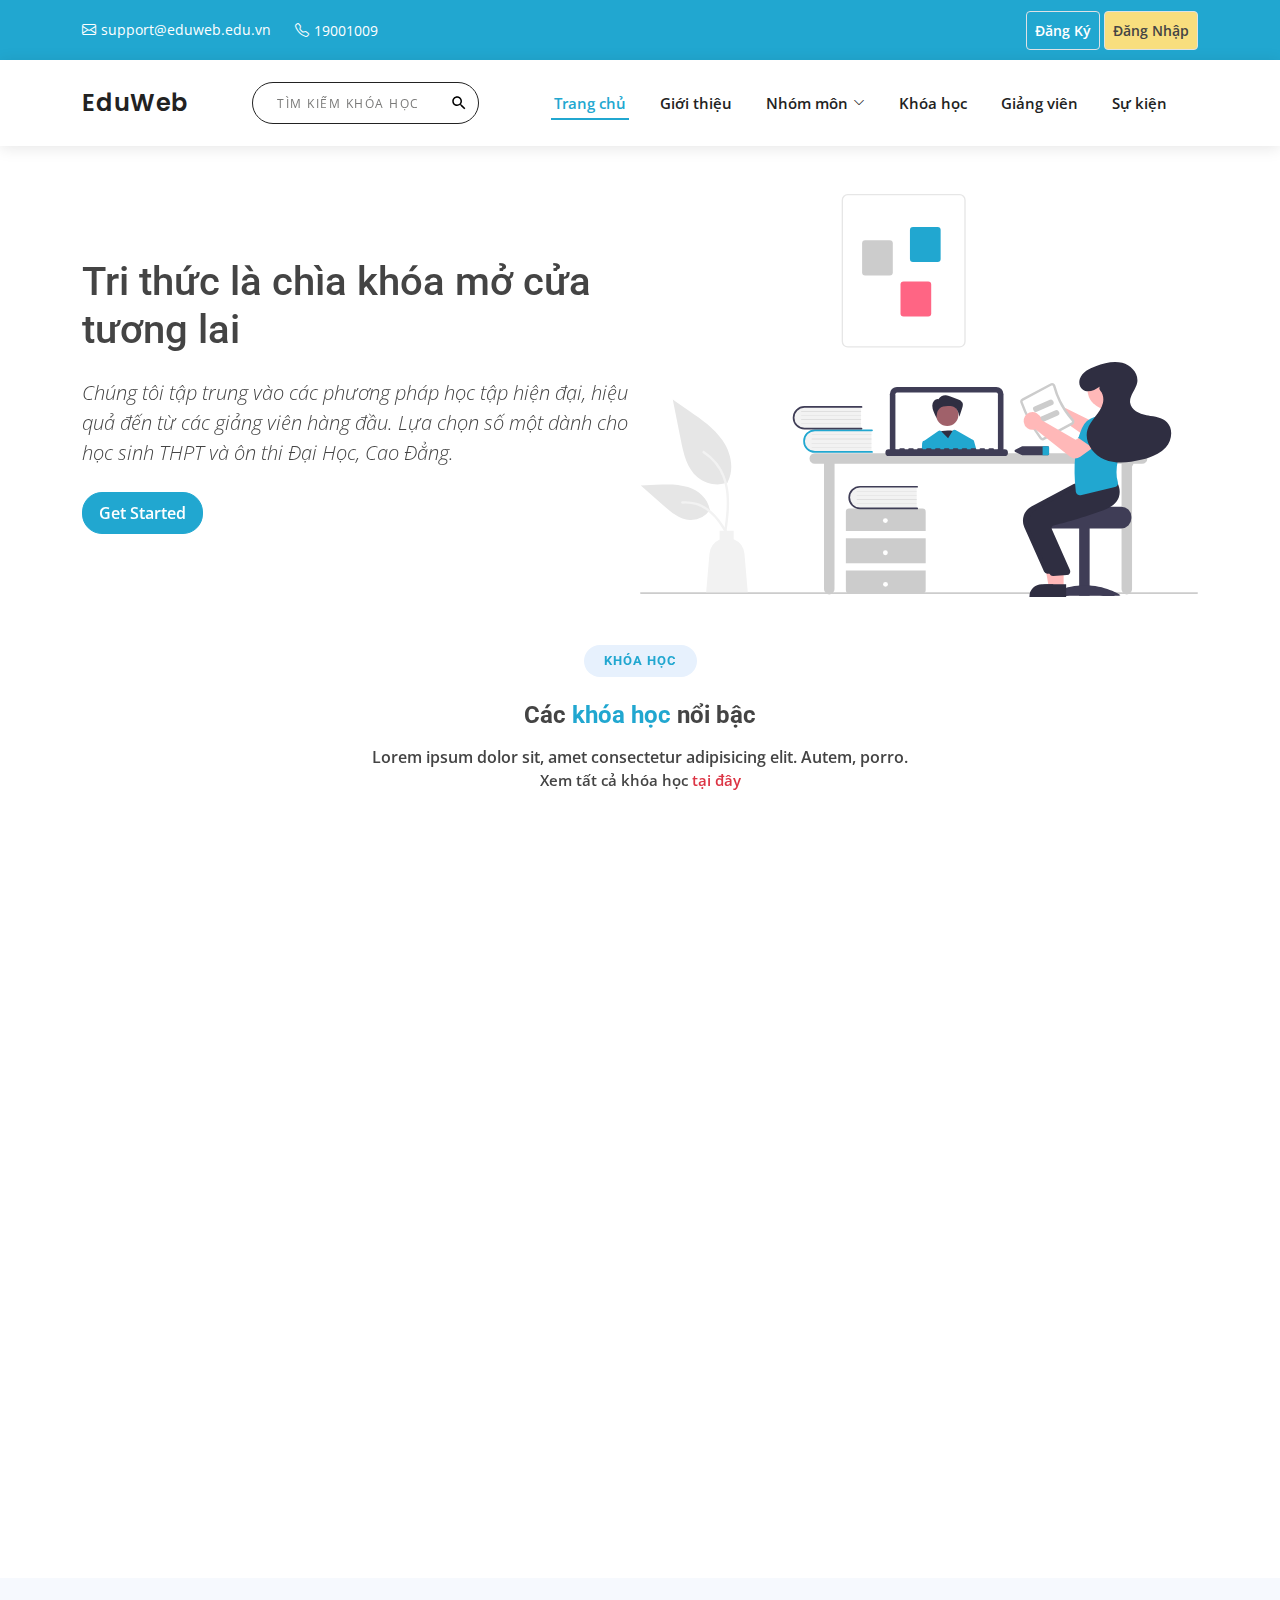
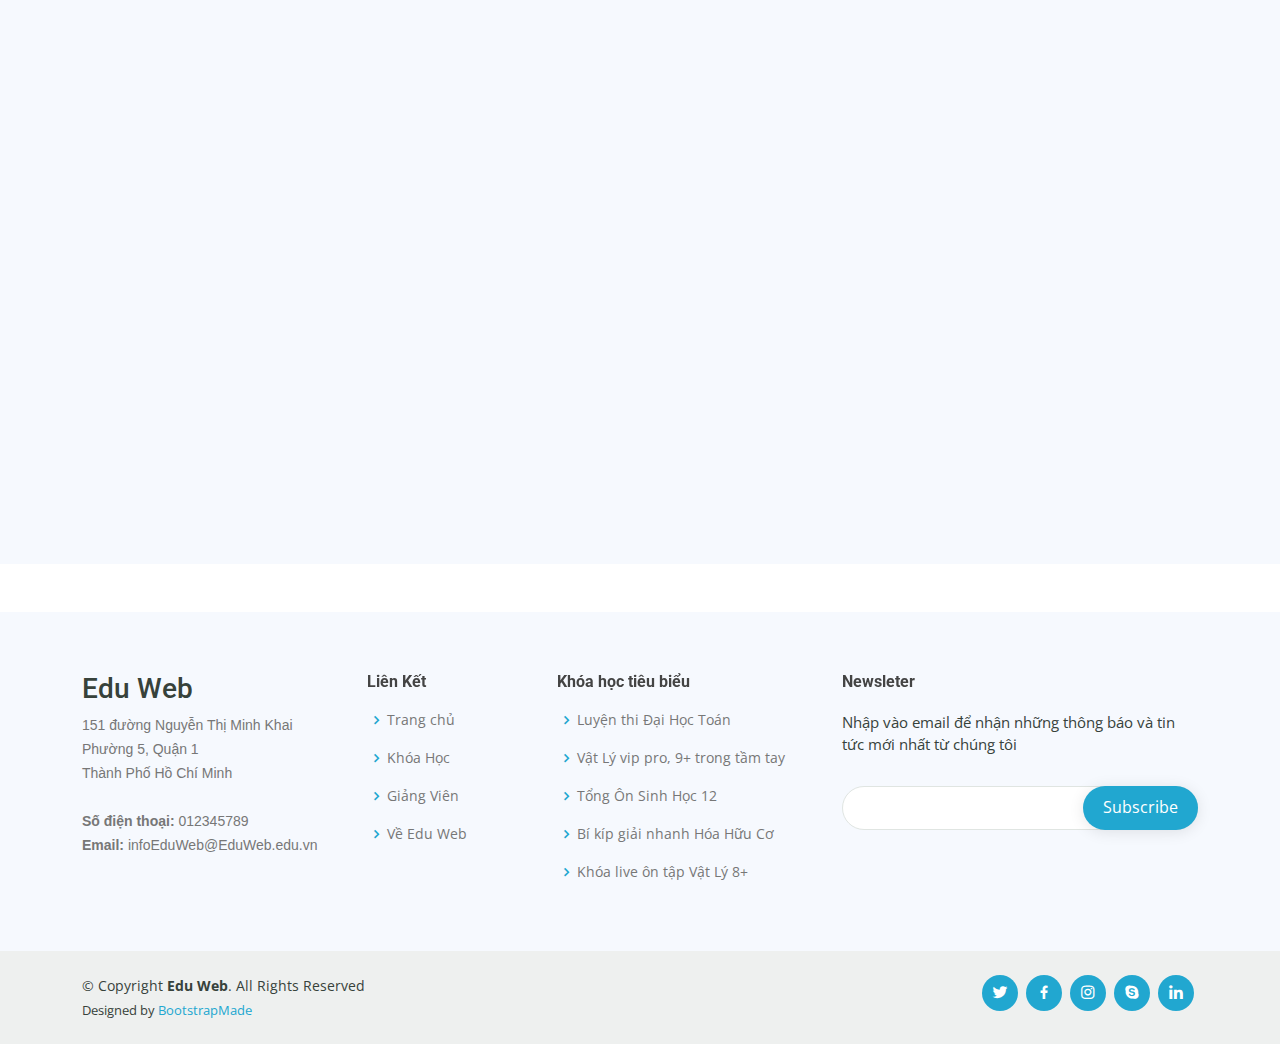
<file: index.html>
<!DOCTYPE html>
<html lang="vi-VN">

<head>
    <meta charset="UTF-8">
    <meta http-equiv="X-UA-Compatible" content="IE=edge">
    <meta name="viewport" content="width=device-width, initial-scale=1.0">
    <!--icon-->
    <link href="./assets/ico/favicon.ico" rel="icon">
    <!--google fonts-->
    <link href="https://fonts.googleapis.com/css?family=Open+Sans:300,300i,400,400i,600,600i,700,700i|Roboto:300,300i,400,400i,500,500i,600,600i,700,700i|Poppins:300,300i,400,400i,500,500i,600,600i,700,700i" rel="stylesheet">
    <!--fa icon-->
    <link rel="stylesheet" href="https://cdnjs.cloudflare.com/ajax/libs/font-awesome/5.15.3/css/all.min.css">
    <!--vendor css file-->
    <link href="./assets/vendor/aos/aos.css" rel="stylesheet">
    <link href="./assets/vendor/bootstrap/css/bootstrap.min.css" rel="stylesheet">
    <link href="./assets/vendor/bootstrap-icons/bootstrap-icons.css" rel="stylesheet">
    <link href="./assets/vendor/boxicons/css/boxicons.min.css" rel="stylesheet">
    <link href="./assets/vendor/glightbox/css/glightbox.min.css" rel="stylesheet">
    <link href="./assets/vendor/swiper/swiper-bundle.min.css" rel="stylesheet">
    <!--main css-->
    <link rel="stylesheet" href="./assets/css/style.css">
    <title>EduWeb</title>
</head>

<body>
    <!--=======================Topbar=======================-->
    <section id="topbar" class="d-flex align-items-center bg-main">
        <div class="container-fluid container-md d-flex justify-content-md-between justify-content-center">
            <div class="contact-info d-flex align-items-center">
                <i class="bi bi-envelope d-flex align-items-center"><a href="mailto:support@eduweb.edu.vn">support@eduweb.edu.vn</a></i>
                <i class="bi bi-telephone d-flex align-items-center ms-4"><span>19001009</span></i>
            </div>
            <div class="register-login d-none d-md-flex align-items-center">
                <a href="register.html" class="register p-2 border rounded me-1">Đăng Ký</a>
                <a href="login.html" class="login p-2 border rounded">Đăng Nhập</a>
            </div>
            <!-- <div class="user d-flex justify-content-between align-items-center gap-3 position-relative">
                <span class="user-name d-none d-md-inline">Akechi</span>
                <img src="../assets/img/download (2).jfif" alt="" class="user-avatar rounded-circle">
                <div class="user-dropdown position-absolute">
                    <ul>
                        <li><a href="./my/index.html"><span>Trang của tôi</span><i class="fas fa-user-circle"></i></a>
                        </li>
                        <li><a href="./my/profile.html"><span>Profile</span><i class="fas fa-user"></i></a></li>
                        <li><a href="#"><span>Cài đặt</span><i class="fas fa-cog"></i></a></li>
                        <li><a href="#"><span>Đăng xuất</span><i class="fas fa-sign-out-alt"></i></a></li>
                    </ul>
                </div>
            </div> -->
        </div>
    </section>

    <!-- =====================Header============================ -->
    <header id="header" class="d-flex align-items-center">
        <div class="container d-flex align-items-center justify-content-between">
            <h1 class="logo"><a href="index.html">EduWeb</a></h1>
            <!-- Uncomment below if you prefer to use an image logo -->
            <!-- <a href="index.html" class="logo"><img src="assets/img/logo.png" alt=""></a>-->

            <div class="d-flex justify-content-center searchbar">
                <form action="">
                    <input class="search-input" type="text" placeholder="Tìm kiếm khóa học">
                </form>
            </div>

            <nav id="navbar" class="navbar">
                <ul>
                    <li><a class="nav-link scrollto active" href="#showcase">Trang chủ</a></li>
                    <li><a class="nav-link scrollto " href="#introduce">Giới thiệu</a></li>
                    <li class="dropdown"><a href="#"><span>Nhóm môn</span> <i class="bi bi-chevron-down"></i></a>
                        <ul>
                            <li class="dropdown"><a href="#"><span>Toán</span> <i class="bi bi-chevron-right"></i></a>
                                <ul>
                                    <li><a href="#">Deep Drop Down 1</a></li>
                                    <li><a href="#">Deep Drop Down 2</a></li>
                                    <li><a href="#">Deep Drop Down 3</a></li>
                                    <li><a href="#">Deep Drop Down 4</a></li>
                                    <li><a href="#">Deep Drop Down 5</a></li>
                                </ul>
                            </li>
                            <li class="dropdown"><a href="#"><span>Vật Lý</span> <i class="bi bi-chevron-right"></i></a>
                                <ul>
                                    <li><a href="#">Deep Drop Down 1</a></li>
                                    <li><a href="#">Deep Drop Down 2</a></li>
                                    <li><a href="#">Deep Drop Down 3</a></li>
                                    <li><a href="#">Deep Drop Down 4</a></li>
                                    <li><a href="#">Deep Drop Down 5</a></li>
                                </ul>
                            </li>
                            <li class="dropdown"><a href="#"><span>Hóa Học</span> <i class="bi bi-chevron-right"></i></a>
                                <ul>
                                    <li><a href="#">Deep Drop Down 1</a></li>
                                    <li><a href="#">Deep Drop Down 2</a></li>
                                    <li><a href="#">Deep Drop Down 3</a></li>
                                    <li><a href="#">Deep Drop Down 4</a></li>
                                    <li><a href="#">Deep Drop Down 5</a></li>
                                </ul>
                            </li>
                            <li class="dropdown"><a href="#"><span>Sinh Học</span> <i class="bi bi-chevron-right"></i></a>
                                <ul>
                                    <li><a href="#">Deep Drop Down 1</a></li>
                                    <li><a href="#">Deep Drop Down 2</a></li>
                                    <li><a href="#">Deep Drop Down 3</a></li>
                                    <li><a href="#">Deep Drop Down 4</a></li>
                                    <li><a href="#">Deep Drop Down 5</a></li>
                                </ul>
                            </li>
                        </ul>
                    </li>
                    <li><a class="nav-link scrollto" href="#course">Khóa học</a></li>
                    <li><a class="nav-link scrollto" href="#lecturer">Giảng viên</a></li>
                    <li><a class="nav-link scrollto " href="#event">Sự kiện</a></li>
                    <li class="li-login d-lg-none d-flex justify-content-center"><a class="nav-link login border rounded" href="login.html">Đăng nhập</a></li>
                    <li><i class="fa fa-search ipad-pro-search d-none"></i></li>
                </ul>

                <div class="d-flex d-lg-none justify-content-between">
                    <i class="d-inline-flex align-items-center fa fa-search mobile-search me-3"></i>
                    <i class="bi bi-list mobile-nav-toggle"></i>
                </div>
            </nav>
        </div>
    </header>

    <!-- =====================Showcase Section=================== -->
    <section id="showcase" class="py-5 pb-lg-0 text-center text-lg-start" data-aos="fade-up">
        <div class="container-md">
            <div class="d-sm-flex position-relative align-items-center justify-content-between">
                <div data-aos="fade-up" data-aos-delay="200">
                    <h1>Tri thức là chìa khóa mở cửa tương lai</h1>
                    <p class="lead fst-italic my-4">
                        Chúng tôi tập trung vào các phương pháp học tập hiện đại, hiệu quả đến từ các giảng viên hàng đầu. Lựa chọn số một dành cho học sinh THPT và ôn thi Đại Học, Cao Đẳng.
                    </p>
                    <div class="get-started d-flex justify-content-start"><a href="course.html" class="px-3 py-2 get-started-link btn btn-primary">Get Started</a></div>
                </div data-aos="fade-up" data-aos-delay="100">
                <img class="img-fluid w-50 d-none d-lg-block" src="./assets/img/undraw_online_learning_re_qw08.svg" alt="..." />
            </div>
        </div>
    </section>



    <!--====================Course Section==========================-->
    <section id="course" class="course py-5 px-sm-0 px-md-5">
        <div class="container-md" data-aos="fade-up">
            <div class="section-title text-center ">
                <h2>Khóa Học</h2>
                <h3 class="my-3">Các <span>khóa học</span> nổi bậc</h3>
                <p class="mb-0">Lorem ipsum dolor sit, amet consectetur adipisicing elit. Autem, porro.</p>
                <p class="mb-3 all-course">Xem tất cả khóa học <a href="./course.html" class="all-course-link text-danger">tại đây</a></p>
            </div>
            <div class="row" data-aos="fade-up" data-aos-delay="100">
                <div class="col-lg-12 d-flex justify-content-center">
                    <ul id="course-filters" class="course-filters">
                        <li data-filter="*" class="filter-active">Tất Cả</li>
                        <li data-filter=".filter-video">Khóa Video</li>
                        <li data-filter=".filter-live">Khóa Live</li>
                    </ul>
                </div>
            </div>

            <div class="course-container row align-items-stretch justify-content-start g-4" data-aos="fade-up" data-aos-delay="200">
                <!--item 1-->
                <div class="col-lg-3 col-md-6 course-item filter-live">
                    <div class="card">
                        <img src="./assets/img/course/hoc-tot-toan-11-thay-nguyen-phu-hoang-lan-1618885370.png" class="card-img-top" alt="...">
                        <div class="card-body">
                            <h5 class="card-title text-center course-name">Live F Toán 11</h5>
                            <h6 class="card-subtitle text-center my-3 text-muted course-lecturer ">Giảng Viên: <a href="#" class="course-lecturer-name">Thầy Trần Đức Chung</a></h6>
                            <p class="card-text course-begin-date "><i class="bi bi-calendar2-week"></i></i> Số tuần học: <span>10</span></p>
                            <p class="card-text course-end-date "><i class="bi bi-people"></i> Số lớp học: <span>3</span></p>
                        </div>
                        <div class="d-none course-detail justify-content-center">
                            <a href="live-course-detail.html" class="btn btn-primary course-name course-detail-link">Tìm hiểu thêm</a>
                        </div>
                    </div>
                </div>
                <!--item 2-->
                <div class="col-lg-3 col-md-6 course-item filter-live">
                    <div class="card position-relative">
                        <img src="./assets/img/course/hoc-tot-toan-11-thay-nguyen-phu-hoang-lan-1618885370.png " class="card-img-top " alt="... ">
                        <div class="card-body ">
                            <h5 class="card-title text-center course-name">Live F Toán 11</h5>
                            <h6 class="card-subtitle text-center my-3 text-muted course-lecturer ">Giảng Viên: <a href="#" class="course-lecturer-name">Thầy Trần Đức Chung</a></h6>
                            <p class="card-text course-begin-date "><i class="bi bi-calendar2-week"></i></i> Số tuần học: <span>10</span></p>
                            <p class="card-text course-end-date "><i class="bi bi-people"></i> Số lớp học: <span>3</span></p>
                        </div>
                        <div class="d-none course-detail justify-content-center">
                            <a href="live-course-detail.html" class="btn btn-primary course-detail-link">Tìm hiểu thêm</a>
                        </div>
                    </div>
                </div>
                <!--item 3-->
                <div class="col-lg-3 col-md-6 course-item filter-video">
                    <div class="card position-relative ">
                        <img src="./assets/img/course/pen-c-vat-li-1579707989.png " class="card-img-top " alt="... ">
                        <div class="card-body ">
                            <h5 class="card-title text-center course-name course-name">Pen C Vật Lý</h5>
                            <h6 class="card-subtitle text-center my-3 text-muted course-lecturer ">Giảng Viên: <a href="#" class="course-lecturer-name">Thầy Đỗ Ngọc Hà</a></h6>
                            <p class="card-text course-number-video "><i class="bi bi-collection-play "></i> Số bài giảng: <span>115</span></p>
                            <p class="card-text course-hour "><i class="bi bi-clock "></i>Thời lượng: <span>80</span> giờ</p>
                        </div>
                        <div class="d-none course-detail justify-content-center">
                            <a href="video-course-detail.html" class="btn btn-primary course-detail-link">Tìm hiểu thêm</a>
                        </div>
                    </div>
                </div>
                <!--item 4-->
                <div class="col-lg-3 col-md-6 course-item filter-video ">
                    <div class="card position-relative ">
                        <img src="./assets/img/course/pen-c-vat-li-1579707989.png " class="card-img-top " alt="... ">
                        <div class="card-body ">
                            <h5 class="card-title text-center course-name">Pen C Vật Lý</h5>
                            <h6 class="card-subtitle text-center my-3 text-muted course-lecturer ">Giảng Viên: <a href="#" class="course-lecturer-name">Thầy Đỗ Ngọc Hà</a></h6>
                            <p class="card-text course-number-video "><i class="bi bi-collection-play "></i> Số bài giảng: <span>115</span></p>
                            <p class="card-text course-hour "><i class="bi bi-clock "></i>Thời lượng: <span>80</span> giờ</p>
                        </div>
                        <div class="d-none course-detail justify-content-center">
                            <a href="video-course-detail.html" class="btn btn-primary course-detail-link">Tìm hiểu thêm</a>
                        </div>
                    </div>
                </div>
                <!--item 5-->
                <div class="col-lg-3 col-md-6 course-item filter-video ">
                    <div class="card position-relative ">
                        <img src="./assets/img/course/pen-c-vat-li-1579707989.png " class="card-img-top " alt="... ">
                        <div class="card-body ">
                            <h5 class="card-title text-center course-name">Pen C Vật Lý</h5>
                            <h6 class="card-subtitle text-center my-3 text-muted course-lecturer ">Giảng Viên: <a href="#" class="course-lecturer-name">Thầy Đỗ Ngọc Hà</a></h6>
                            <p class="card-text course-number-video "><i class="bi bi-collection-play "></i> Số bài giảng: <span>115</span></p>
                            <p class="card-text course-hour "><i class="bi bi-clock "></i>Thời lượng: <span>80</span> giờ</p>
                        </div>
                        <div class="d-none course-detail justify-content-center">
                            <a href="video-course-detail.html" class="btn btn-primary course-detail-link">Tìm hiểu thêm</a>
                        </div>
                    </div>
                </div>
                <!--item 6-->
                <div class="col-lg-3 col-md-6 course-item filter-video ">
                    <div class="card position-relative ">
                        <img src="./assets/img/course/pen-c-vat-li-1579707989.png " class="card-img-top " alt="... ">
                        <div class="card-body ">
                            <h5 class="card-title text-center course-name">Pen C Vật Lý</h5>
                            <h6 class="card-subtitle text-center my-3 text-muted course-lecturer ">Giảng Viên: <a href="#" class="course-lecturer-name">Thầy Đỗ Ngọc Hà</a></h6>
                            <p class="card-text course-number-video "><i class="bi bi-collection-play "></i> Số bài giảng: <span>115</span></p>
                            <p class="card-text course-hour "><i class="bi bi-clock "></i>Thời lượng: <span>80</span> giờ</p>
                        </div>
                        <div class="d-none course-detail justify-content-center">
                            <a href="video-course-detail.html" class="btn btn-primary course-detail-link">Tìm hiểu thêm</a>
                        </div>
                    </div>
                </div>
                <!--item 7-->
                <div class="col-lg-3 col-md-6 course-item filter-live ">
                    <div class="card position-relative ">
                        <img src="./assets/img/course/hoc-tot-toan-11-thay-nguyen-phu-hoang-lan-1618885370.png " class="card-img-top " alt="... ">
                        <div class="card-body ">
                            <h5 class="card-title text-center course-name">Live F Toán 11</h5>
                            <h6 class="card-subtitle text-center my-3 text-muted course-lecturer ">Giảng Viên: <a href="#" class="course-lecturer-name">Thầy Trần Đức Chung</a></h6>
                            <p class="card-text course-begin-date "><i class="bi bi-calendar2-week"></i></i> Số tuần học: <span>10</span></p>
                            <p class="card-text course-end-date "><i class="bi bi-people"></i> Số lớp học: <span>3</span></p>
                        </div>
                        <div class="d-none course-detail justify-content-center">
                            <a href="live-course-detail.html" class="btn btn-primary course-detail-link">Tìm hiểu thêm</a>
                        </div>
                    </div>
                </div>
                <!--item 8-->
                <div class="col-lg-3 col-md-6 course-item filter-live ">
                    <div class="card position-relative ">
                        <img src="./assets/img/course/hoc-tot-toan-11-thay-nguyen-phu-hoang-lan-1618885370.png " class="card-img-top " alt="... ">
                        <div class="card-body ">
                            <h5 class="card-title text-center course-name">Live F Toán 11</h5>
                            <h6 class="card-subtitle text-center my-3 text-muted course-lecturer ">Giảng Viên: <a href="#" class="course-lecturer-name">Thầy Trần Đức Chung</a></h6>
                            <p class="card-text course-begin-date "><i class="bi bi-calendar2-week"></i></i> Số tuần học: <span>10</span></p>
                            <p class="card-text course-end-date "><i class="bi bi-people"></i> Số lớp học: <span>3</span></p>
                        </div>
                        <div class="d-none course-detail justify-content-center">
                            <a href="live-course-detail.html" class="btn btn-primary course-detail-link">Tìm hiểu thêm</a>
                        </div>
                    </div>
                </div>
            </div>
        </div>
    </section>

    <!--============lecturer Section=================-->
    <section id="lecturer" class="lecturer py-5 px-sm-0 px-md-5 section-bg">
        <div class="container-md" data-aos="fade-up">
            <div class="section-title text-center ">
                <h2>Giảng viên</h2>
                <h3 class="my-3">Các <span>giảng viên</span> tiêu biểu</h3>
                <p class="mb-0">Lorem ipsum dolor sit, amet consectetur adipisicing elit. Autem, porro.</p>
                <p class="all-lecturer">Xem tất cả giảng viên <a href="#" class="text-danger all-lecturer-link">tại đây</a></p>
            </div>
            <div class="lecturer-container row align-items-center justify-content-start g-4" data-aos="fade-up" data-aos-delay="200">
                <!--item 1-->
                <div class="col-lg-3 col-md-6 lecturer-item">
                    <div class="card position-relative">
                        <img src="./assets/img/lecturer/thay_do_ngoc_ha.jfif" class="card-img-top" alt="...">
                        <div class="card-body">
                            <h5 class="lecturer-name card-title mb-2">Thầy Đỗ Ngọc Hà</h5>
                            <p class="card-text lecturer-faculty text-muted"><i class="bi bi-check-circle"></i> Môn: <span>Vật Lý</span></p>
                            <p class="lecturer-number-course text-muted"><i class="bi bi-check-circle"></i><span>4</span> khóa học</p>
                            <p class="lecturer-number-course text-muted"><i class="bi bi-check-circle"></i><span>500+</span> bài giảng</p>
                            <a href="#" class="btn btn-danger lecturer-detail">Xem thêm</a>
                        </div>
                    </div>
                </div>
                <!--item 2-->
                <div class="col-lg-3 col-md-6 lecturer-item">
                    <div class="card position-relative">
                        <img src="./assets/img/lecturer/thay_do_ngoc_ha.jfif" class="card-img-top" alt="...">
                        <div class="card-body">
                            <h5 class="lecturer-name card-title mb-2">Thầy Đỗ Ngọc Hà</h5>
                            <p class="card-text lecturer-faculty text-muted"><i class="bi bi-check-circle"></i> Môn: <span>Vật Lý</span></p>
                            <p class="lecturer-number-course text-muted"><i class="bi bi-check-circle"></i><span>4</span> khóa học</p>
                            <p class="lecturer-number-course text-muted"><i class="bi bi-check-circle"></i><span>500+</span> bài giảng</p>
                            <a href="#" class="btn btn-danger lecturer-detail">Xem thêm</a>
                        </div>
                    </div>
                </div>
                <!--item 3-->
                <div class="col-lg-3 col-md-6 lecturer-item">
                    <div class="card position-relative">
                        <img src="./assets/img/lecturer/thay_do_ngoc_ha.jfif" class="card-img-top" alt="...">
                        <div class="card-body">
                            <h5 class="lecturer-name card-title mb-2">Thầy Đỗ Ngọc Hà</h5>
                            <p class="card-text lecturer-faculty text-muted"><i class="bi bi-check-circle"></i> Môn: <span>Vật Lý</span></p>
                            <p class="lecturer-number-course text-muted"><i class="bi bi-check-circle"></i><span>4</span> khóa học</p>
                            <p class="lecturer-number-course text-muted"><i class="bi bi-check-circle"></i><span>500+</span> bài giảng</p>
                            <a href="#" class="btn btn-danger lecturer-detail">Xem thêm</a>
                        </div>
                    </div>
                </div>
                <!--item 4-->
                <div class="col-lg-3 col-md-6 lecturer-item">
                    <div class="card position-relative">
                        <img src="./assets/img/lecturer/thay_do_ngoc_ha.jfif" class="card-img-top" alt="...">
                        <div class="card-body">
                            <h5 class="lecturer-name card-title mb-2">Thầy Đỗ Ngọc Hà</h5>
                            <p class="card-text lecturer-faculty text-muted"><i class="bi bi-check-circle"></i> Môn: <span>Vật Lý</span></p>
                            <p class="lecturer-number-course text-muted"><i class="bi bi-check-circle"></i><span>4</span> khóa học</p>
                            <p class="lecturer-number-course text-muted"><i class="bi bi-check-circle"></i><span>500+</span> bài giảng</p>
                            <a href="#" class="btn btn-danger lecturer-detail">Xem thêm</a>
                        </div>
                    </div>
                </div>
            </div>
        </div>
    </section>

    <!-- ======= Footer ======= -->
    <footer id="footer">

        <div class="footer-top section-bg mt-5">
            <div class="container">
                <div class="row">

                    <div class="col-lg-3 col-md-6 footer-contact">
                        <h3>Edu Web</h3>
                        <p>
                            151 đường Nguyễn Thị Minh Khai <br> Phường 5, Quận 1<br> Thành Phố Hồ Chí Minh <br><br>
                            <strong>Số điện thoại:</strong> 012345789<br>
                            <strong>Email:</strong> infoEduWeb@EduWeb.edu.vn<br>
                        </p>
                    </div>

                    <div class="col-lg-2 col-md-6 footer-links">
                        <h4>Liên Kết</h4>
                        <ul>
                            <li><i class="bx bx-chevron-right"></i> <a href="index.html">Trang chủ</a></li>
                            <li><i class="bx bx-chevron-right"></i> <a href="course.html">Khóa Học</a></li>
                            <li><i class="bx bx-chevron-right"></i> <a href="#">Giảng Viên</a></li>
                            <li><i class="bx bx-chevron-right"></i> <a href="#">Về Edu Web</a></li>
                            </li>
                        </ul>
                    </div>

                    <div class="col-lg-3 col-md-6 footer-links">
                        <h4>Khóa học tiêu biểu</h4>
                        <ul>
                            <li><i class="bx bx-chevron-right"></i> <a href="#">Luyện thi Đại Học Toán</a></li>
                            <li><i class="bx bx-chevron-right"></i> <a href="#">Vật Lý vip pro, 9+ trong tầm tay</a></li>
                            <li><i class="bx bx-chevron-right"></i> <a href="#">Tổng Ôn Sinh Học 12</a></li>
                            <li><i class="bx bx-chevron-right"></i> <a href="#">Bí kíp giải nhanh Hóa Hữu Cơ</a></li>
                            <li><i class="bx bx-chevron-right"></i> <a href="#">Khóa live ôn tập Vật Lý 8+</a></li>
                        </ul>
                    </div>

                    <div class="col-lg-4 col-md-6 footer-newsletter">
                        <h4>Newsleter</h4>
                        <p>Nhập vào email để nhận những thông báo và tin tức mới nhất từ chúng tôi</p>
                        <form action="" method="post">
                            <input type="email" name="email"><input type="submit" value="Subscribe">
                        </form>
                    </div>

                </div>
            </div>
        </div>

        <div class="container d-md-flex py-4">

            <div class="me-md-auto text-center text-md-start">
                <div class="copyright">
                    &copy; Copyright <strong><span>Edu Web</span></strong>. All Rights Reserved
                </div>
                <div class="credits">
                    Designed by <a href="https://bootstrapmade.com/">BootstrapMade</a>
                </div>
            </div>
            <div class="social-links text-center text-md-right pt-3 pt-md-0">
                <a href="#" class="twitter"><i class="bx bxl-twitter"></i></a>
                <a href="#" class="facebook"><i class="bx bxl-facebook"></i></a>
                <a href="#" class="instagram"><i class="bx bxl-instagram"></i></a>
                <a href="#" class="google-plus"><i class="bx bxl-skype"></i></a>
                <a href="#" class="linkedin"><i class="bx bxl-linkedin"></i></a>
            </div>
        </div>
    </footer>


    <!--Preload and back to top button-->
    <div id="preloader"></div>
    <a href="#" class="back-to-top d-flex align-items-center justify-content-center"><i class="bi bi-arrow-up-short"></i></a>

    <!--Vendor js file-->
    <script src="./assets/vendor/aos/aos.js "></script>
    <script src="./assets/vendor/bootstrap/js/bootstrap.bundle.min.js "></script>
    <script src="./assets/vendor/glightbox/js/glightbox.min.js "></script>
    <script src="./assets/vendor/isotope-layout/isotope.pkgd.min.js "></script>
    <script src="./assets/vendor/php-email-form/validate.js "></script>
    <script src="./assets/vendor/purecounter/purecounter.js "></script>
    <script src="./assets/vendor/swiper/swiper-bundle.min.js "></script>
    <script src="./assets/vendor/waypoints/noframework.waypoints.js "></script>
    <!--main script-->
    <script src="./assets/js/main.js "></script>
</body>

</html>
</file>
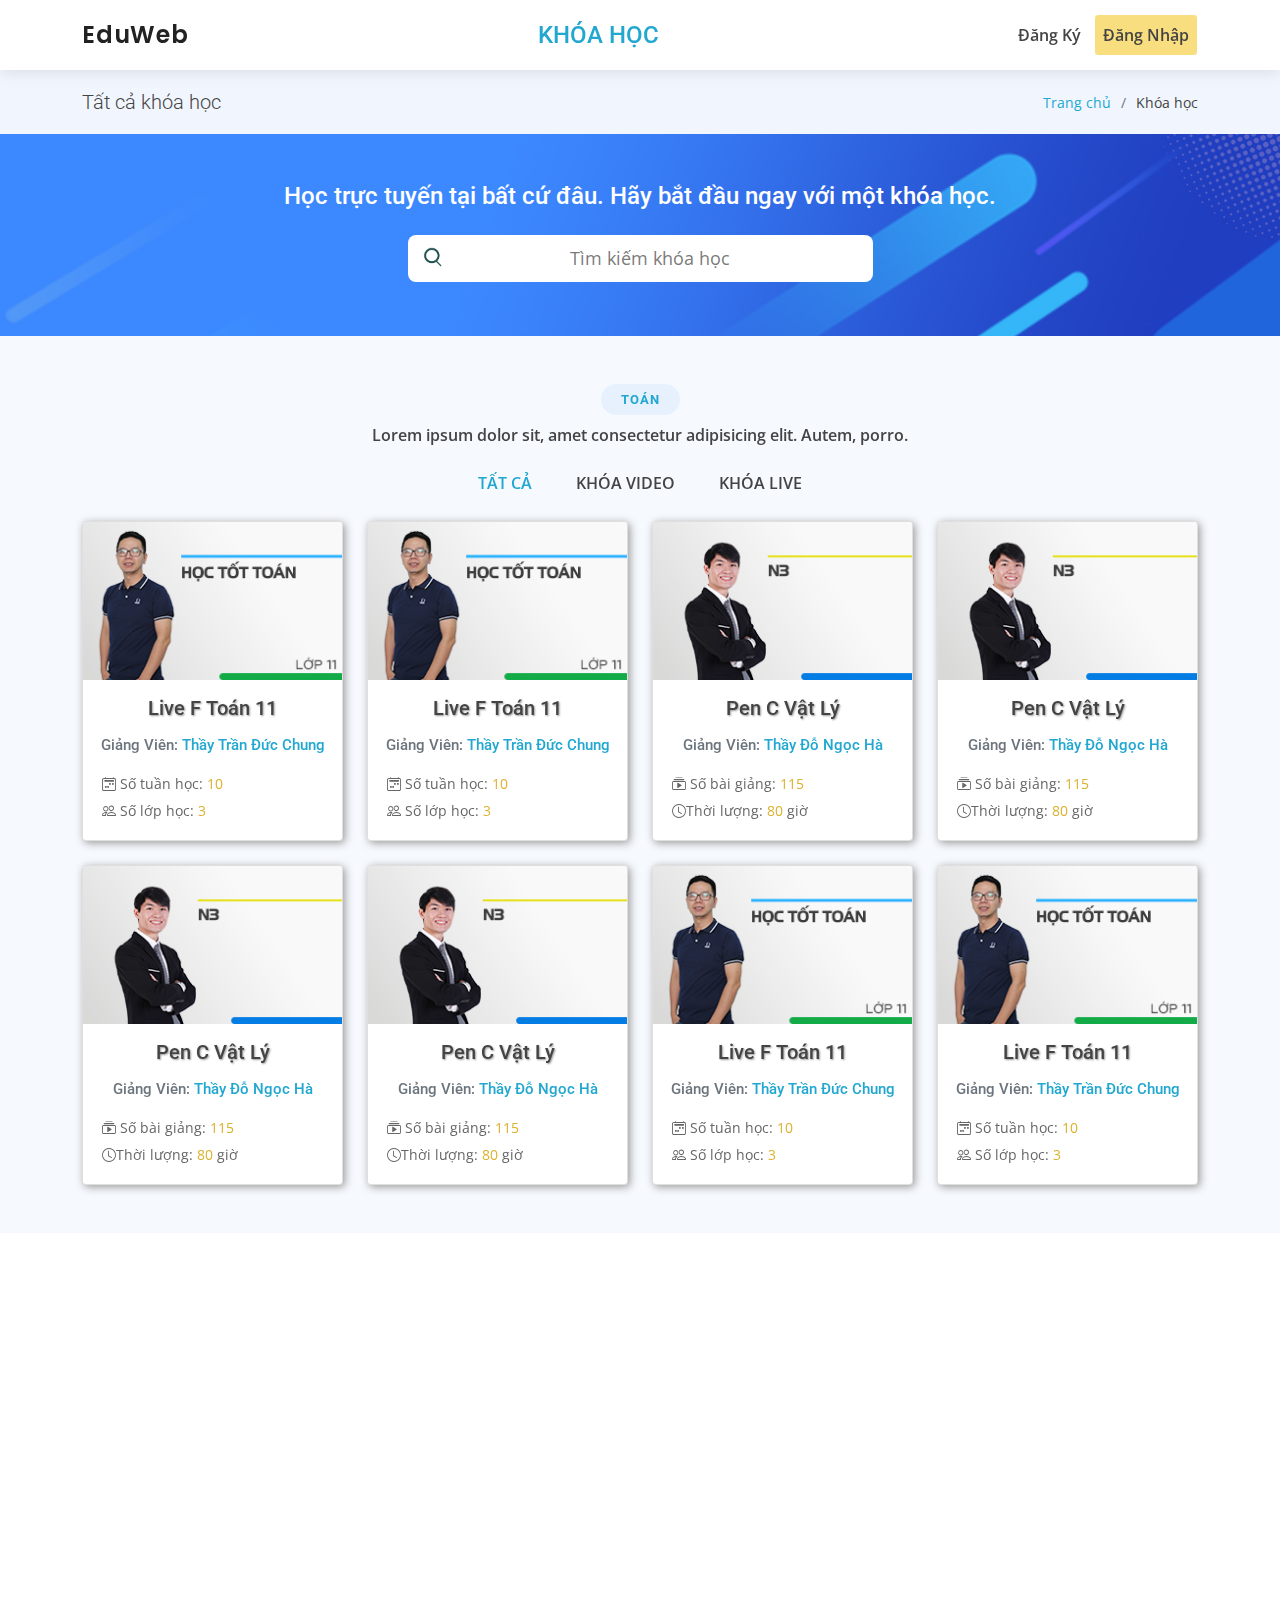
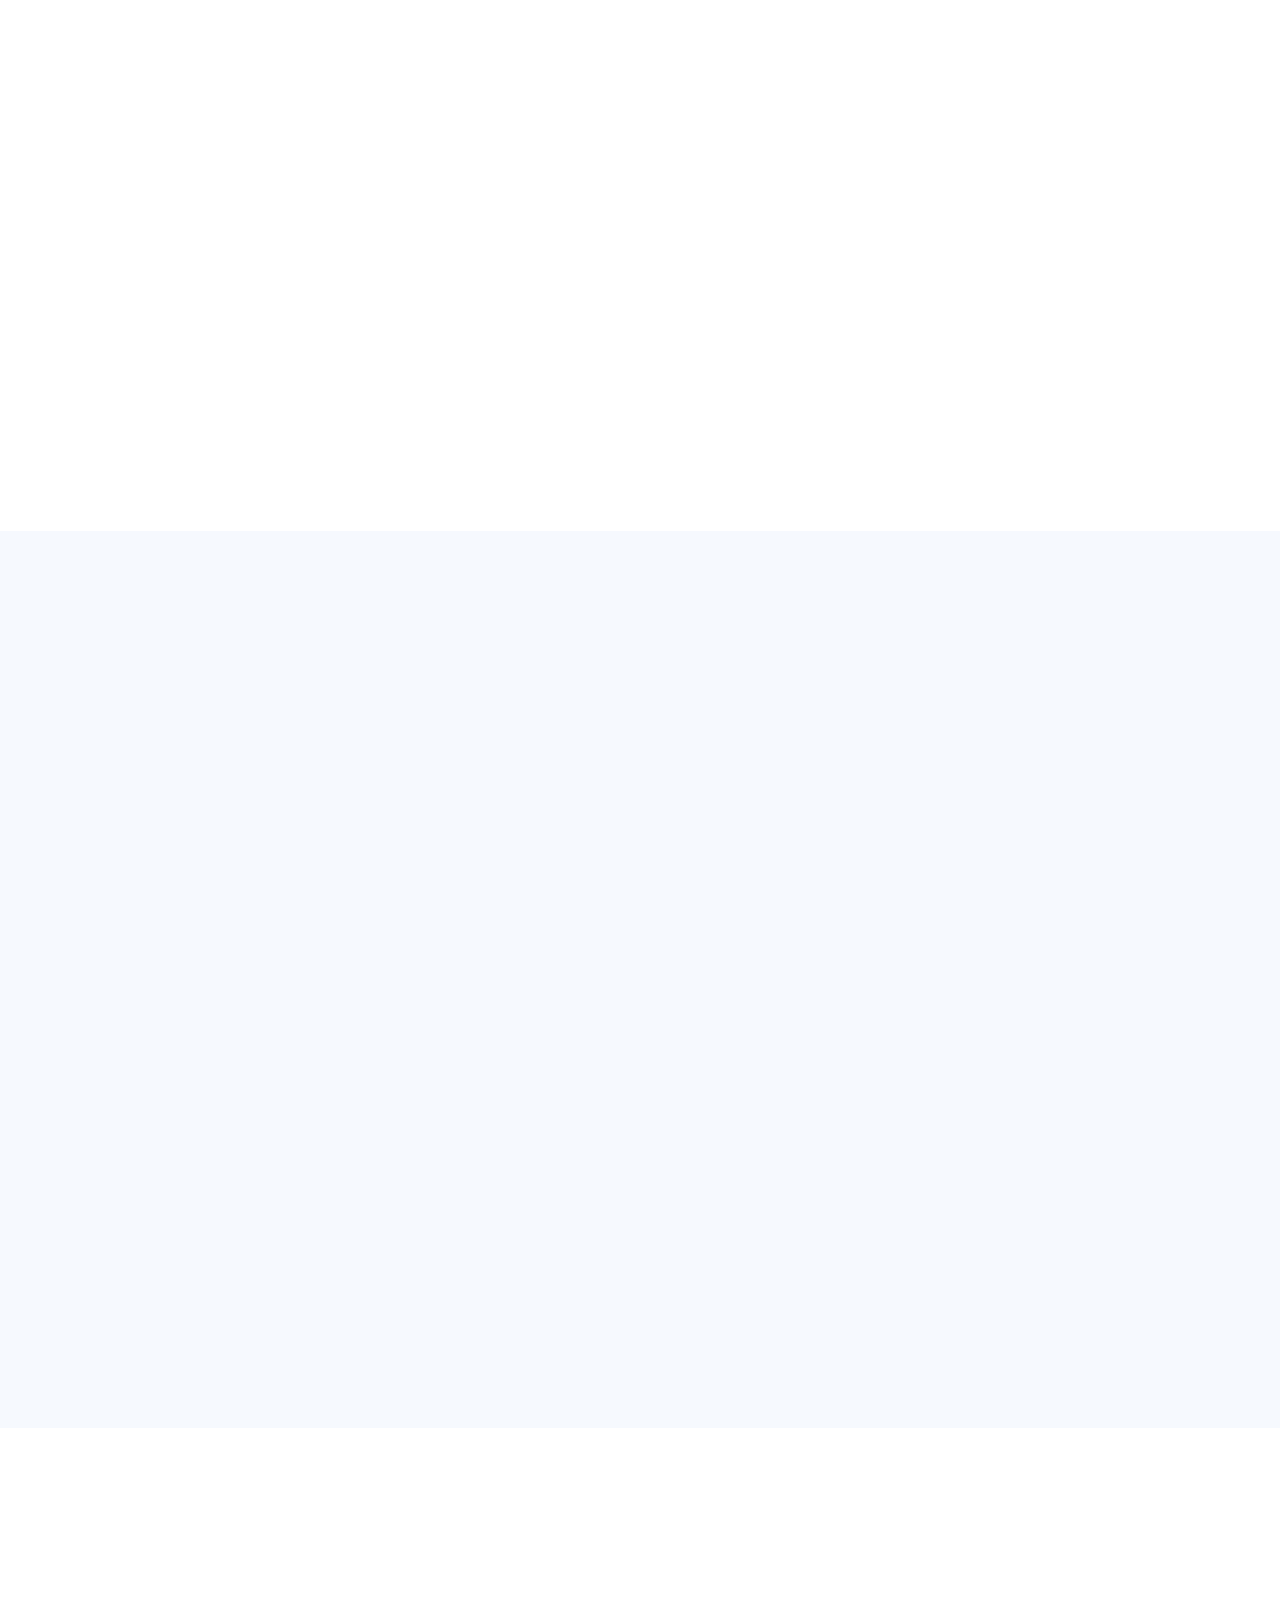
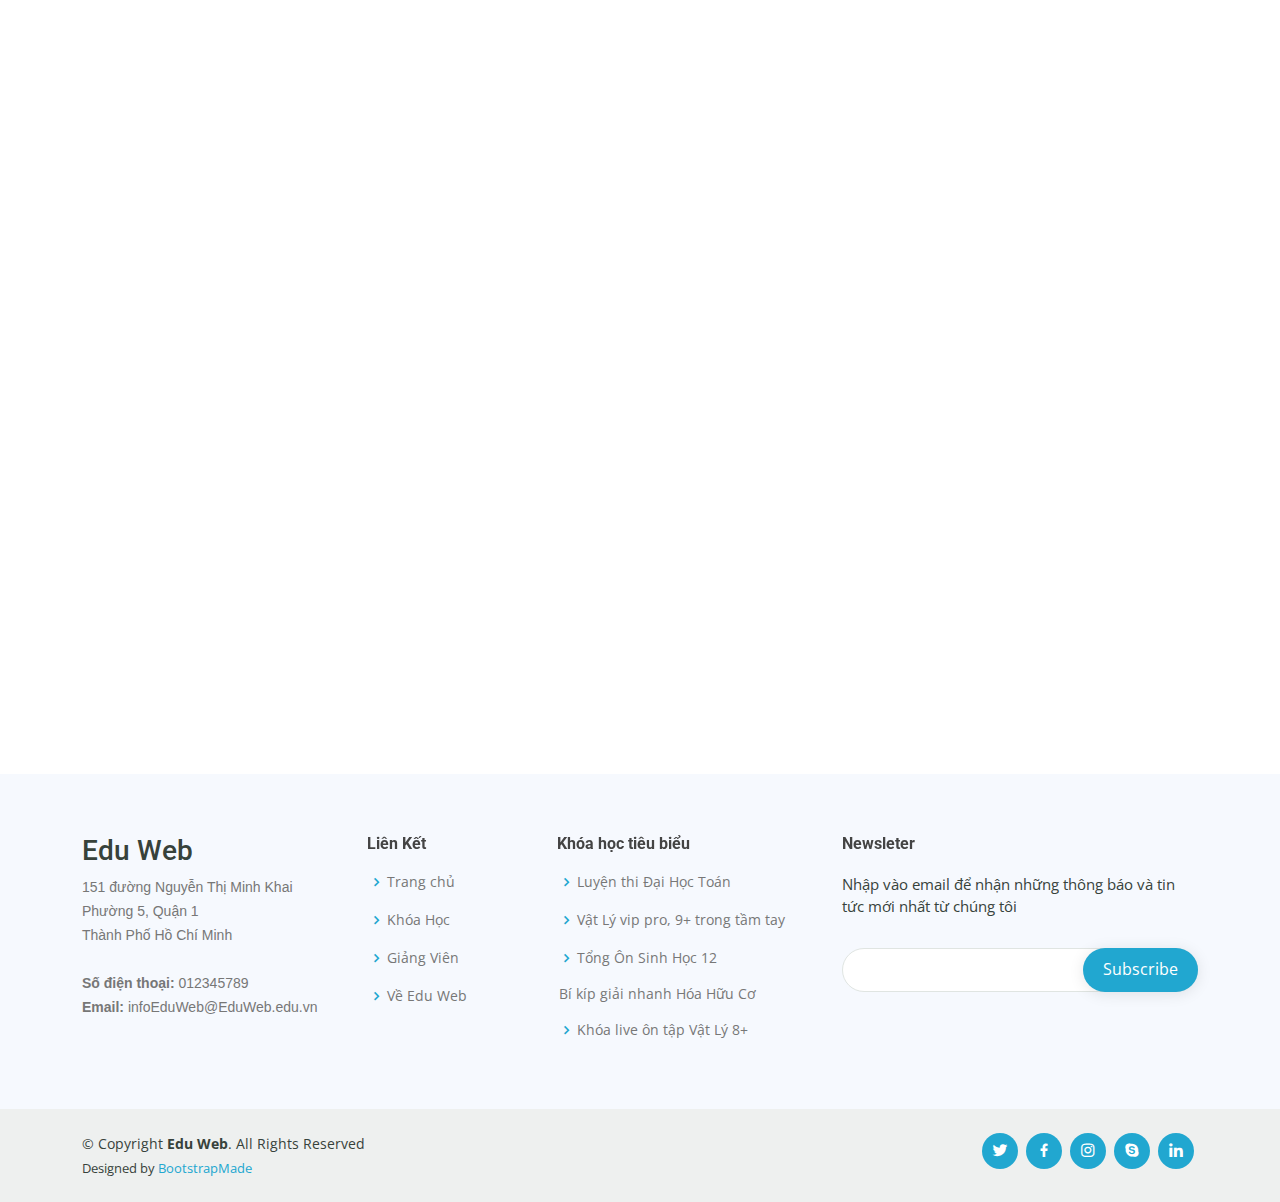
<file: course.html>
<!DOCTYPE html>
<html lang="vi-VN">

<head>
    <meta charset="UTF-8">
    <meta http-equiv="X-UA-Compatible" content="IE=edge">
    <meta name="viewport" content="width=device-width, initial-scale=1.0">
    <!--icon-->
    <link href="./assets/ico/favicon.ico" rel="icon">
    <!--google fonts-->
    <link href="https://fonts.googleapis.com/css?family=Open+Sans:300,300i,400,400i,600,600i,700,700i|Roboto:300,300i,400,400i,500,500i,600,600i,700,700i|Poppins:300,300i,400,400i,500,500i,600,600i,700,700i" rel="stylesheet">
    <!--fa icon-->
    <link rel="stylesheet" href="https://cdnjs.cloudflare.com/ajax/libs/font-awesome/5.15.3/css/all.min.css">
    <!--vendor css file-->
    <link href="./assets/vendor/aos/aos.css" rel="stylesheet">
    <link href="./assets/vendor/bootstrap/css/bootstrap.min.css" rel="stylesheet">
    <link href="./assets/vendor/bootstrap-icons/bootstrap-icons.css" rel="stylesheet">
    <link href="./assets/vendor/boxicons/css/boxicons.min.css" rel="stylesheet">
    <link href="./assets/vendor/glightbox/css/glightbox.min.css" rel="stylesheet">
    <link href="./assets/vendor/swiper/swiper-bundle.min.css" rel="stylesheet">
    <!--main css-->
    <link rel="stylesheet" href="./assets/css/style.css">
    <title>Khóa học-Edu Web</title>
</head>

<body>

    <!-- =====================Header============================ -->
    <header id="header" class="d-flex align-items-center">
        <div class="container-md d-flex align-items-center justify-content-between">
            <h1 class="logo"><a href="./index.html">EduWeb</a></h1>
            <!-- Uncomment below if you prefer to use an image logo -->
            <!-- <a href="index.html" class="logo"><img src="assets/img/logo.png" alt=""></a>-->

            <h2 class="d-none d-md-flex title text-uppercase">Khóa học</h2>

            <div class="register-login d-flex align-items-center">
                <a href="./register.html" class="register p-2 border rounded me-1">Đăng Ký</a>
                <a href="./login.html" class="login p-2 border rounded">Đăng Nhập</a>
            </div>
            <!-- <div class="user d-flex justify-content-between align-items-center gap-3 position-relative">
                <span class="user-name d-none d-md-inline">Akechi</span>
                <img src="../assets/img/default_avatar.jpg" alt="" class="user-avatar rounded-circle">
                <div class="user-dropdown position-absolute">
                    <ul>
                        <li><a href="./my/index.html"><span>Trang của tôi</span><i class="fas fa-user-circle"></i></a>
                        </li>
                        <li><a href="./my/profile.html"><span>Profile</span><i class="fas fa-user"></i></a></li>
                        <li><a href="#"><span>Cài đặt</span><i class="fas fa-cog"></i></a></li>
                        <li><a href="#"><span>Đăng xuất</span><i class="fas fa-sign-out-alt"></i></a></li>
                    </ul>
                </div>
            </div> -->
        </div>
    </header>

    <!-- ======= Breadcrumbs Section ======= -->
    <section class="breadcrumbs">
        <div class="container">
            <div class="d-flex justify-content-between align-items-center">
                <h2>Tất cả khóa học</h2>
                <ol>
                    <li><a href="./index.html">Trang chủ</a></li>
                    <li>Khóa học</li>
                </ol>
            </div>
        </div>
    </section>

    <!--=========Course-Head==============-->
    <section class="course-head">
        <div class="container d-flex flex-column justify-content-center align-items-center pt-5">
            <h4 class="text-white text-center">Học trực tuyến tại bất cứ đâu. Hãy bắt đầu ngay với một khóa học.</h4>
            <div class="col-lg-5 col-md-7 col-sm-9">
                <form class="searchbox" action="">
                    <input type="search" placeholder="Tìm kiếm khóa học" />
                    <ul class="suggestions">
                        <li><a href="#course-math">Môn Toán</a></li>
                        <li><a href="#course-physics">Môn Vật Lý</a></li>
                        <li><a href="#course-chemistry">Môn Hóa Học</a></li>
                        <li><a href="#course-biology">Môn Sinh Học</a></li>
                    </ul>
                </form>
            </div>
        </div>
    </section>

    <!--=========Course-math section=============-->
    <section id="course-math" class="course py-5 px-sm-0 px-md-5 section-bg">
        <div class="container-md" data-aos="fade-up">
            <div class="section-title text-center ">
                <h2>Toán</h2>
                <p class="mb-3">Lorem ipsum dolor sit, amet consectetur adipisicing elit. Autem, porro.</p>
            </div>
            <div class="row" data-aos="fade-up" data-aos-delay="100">
                <div class="col-lg-12 d-flex justify-content-center">
                    <ul id="course-math-filters" class="course-filters">
                        <li data-filter="*" class="filter-active">Tất Cả</li>
                        <li data-filter=".filter-video">Khóa Video</li>
                        <li data-filter=".filter-live">Khóa Live</li>
                    </ul>
                </div>
            </div>

            <div class="course-math-container row align-items-center justify-content-start g-4" data-aos="fade-up" data-aos-delay="200">
                <!--item 1-->
                <div class="col-lg-3 col-md-6 course-item filter-live">
                    <div class="card">
                        <img src="./assets/img/course/hoc-tot-toan-11-thay-nguyen-phu-hoang-lan-1618885370.png" class="card-img-top" alt="...">
                        <div class="card-body">
                            <h5 class="card-title text-center course-name">Live F Toán 11</h5>
                            <h6 class="card-subtitle text-center my-3 text-muted course-lecturer ">Giảng Viên: <a href="#" class="course-lecturer-name">Thầy Trần Đức Chung</a></h6>
                            <p class="card-text course-begin-date "><i class="bi bi-calendar2-week"></i></i> Số tuần học: <span>10</span></p>
                            <p class="card-text course-end-date "><i class="bi bi-people"></i> Số lớp học: <span>3</span></p>
                        </div>
                        <div class="d-none course-detail justify-content-center">
                            <a href="live-course-detail.html" class="btn btn-primary course-name course-detail-link">Tìm hiểu thêm</a>
                        </div>
                    </div>
                </div>
                <!--item 2-->
                <div class="col-lg-3 col-md-6 course-item filter-live ">
                    <div class="card position-relative">
                        <img src="./assets/img/course/hoc-tot-toan-11-thay-nguyen-phu-hoang-lan-1618885370.png " class="card-img-top " alt="... ">
                        <div class="card-body ">
                            <h5 class="card-title text-center course-name">Live F Toán 11</h5>
                            <h6 class="card-subtitle text-center my-3 text-muted course-lecturer ">Giảng Viên: <a href="#" class="course-lecturer-name">Thầy Trần Đức Chung</a></h6>
                            <p class="card-text course-begin-date "><i class="bi bi-calendar2-week"></i></i> Số tuần học: <span>10</span></p>
                            <p class="card-text course-end-date "><i class="bi bi-people"></i> Số lớp học: <span>3</span></p>
                        </div>
                        <div class="d-none course-detail justify-content-center">
                            <a href="live-course-detail.html" class="btn btn-primary course-detail-link">Tìm hiểu thêm</a>
                        </div>
                    </div>
                </div>
                <!--item 3-->
                <div class="col-lg-3 col-md-6 course-item filter-video ">
                    <div class="card position-relative ">
                        <img src="./assets/img/course/pen-c-vat-li-1579707989.png " class="card-img-top " alt="... ">
                        <div class="card-body ">
                            <h5 class="card-title text-center course-name course-name">Pen C Vật Lý</h5>
                            <h6 class="card-subtitle text-center my-3 text-muted course-lecturer ">Giảng Viên: <a href="#" class="course-lecturer-name">Thầy Đỗ Ngọc Hà</a></h6>
                            <p class="card-text course-number-video "><i class="bi bi-collection-play "></i> Số bài giảng: <span>115</span></p>
                            <p class="card-text course-hour "><i class="bi bi-clock "></i>Thời lượng: <span>80</span> giờ</p>
                        </div>
                        <div class="d-none course-detail justify-content-center">
                            <a href="./video-course-detail.html" class="btn btn-primary course-detail-link">Tìm hiểu thêm</a>
                        </div>
                    </div>
                </div>
                <!--item 4-->
                <div class="col-lg-3 col-md-6 course-item filter-video ">
                    <div class="card position-relative ">
                        <img src="./assets/img/course/pen-c-vat-li-1579707989.png " class="card-img-top " alt="... ">
                        <div class="card-body ">
                            <h5 class="card-title text-center course-name">Pen C Vật Lý</h5>
                            <h6 class="card-subtitle text-center my-3 text-muted course-lecturer ">Giảng Viên: <a href="#" class="course-lecturer-name">Thầy Đỗ Ngọc Hà</a></h6>
                            <p class="card-text course-number-video "><i class="bi bi-collection-play "></i> Số bài giảng: <span>115</span></p>
                            <p class="card-text course-hour "><i class="bi bi-clock "></i>Thời lượng: <span>80</span> giờ</p>
                        </div>
                        <div class="d-none course-detail justify-content-center">
                            <a href="video-course-detail.html" class="btn btn-primary course-detail-link">Tìm hiểu thêm</a>
                        </div>
                    </div>
                </div>
                <!--item 5-->
                <div class="col-lg-3 col-md-6 course-item filter-video ">
                    <div class="card position-relative ">
                        <img src="./assets/img/course/pen-c-vat-li-1579707989.png " class="card-img-top " alt="... ">
                        <div class="card-body ">
                            <h5 class="card-title text-center course-name">Pen C Vật Lý</h5>
                            <h6 class="card-subtitle text-center my-3 text-muted course-lecturer ">Giảng Viên: <a href="#" class="course-lecturer-name">Thầy Đỗ Ngọc Hà</a></h6>
                            <p class="card-text course-number-video "><i class="bi bi-collection-play "></i> Số bài giảng: <span>115</span></p>
                            <p class="card-text course-hour "><i class="bi bi-clock "></i>Thời lượng: <span>80</span> giờ</p>
                        </div>
                        <div class="d-none course-detail justify-content-center">
                            <a href="video-course-detail.html" class="btn btn-primary course-detail-link">Tìm hiểu thêm</a>
                        </div>
                    </div>
                </div>
                <!--item 6-->
                <div class="col-lg-3 col-md-6 course-item filter-video ">
                    <div class="card position-relative ">
                        <img src="./assets/img/course/pen-c-vat-li-1579707989.png " class="card-img-top " alt="... ">
                        <div class="card-body ">
                            <h5 class="card-title text-center course-name">Pen C Vật Lý</h5>
                            <h6 class="card-subtitle text-center my-3 text-muted course-lecturer ">Giảng Viên: <a href="#" class="course-lecturer-name">Thầy Đỗ Ngọc Hà</a></h6>
                            <p class="card-text course-number-video "><i class="bi bi-collection-play "></i> Số bài giảng: <span>115</span></p>
                            <p class="card-text course-hour "><i class="bi bi-clock "></i>Thời lượng: <span>80</span> giờ</p>
                        </div>
                        <div class="d-none course-detail justify-content-center">
                            <a href="video-course-detail.html" class="btn btn-primary course-detail-link">Tìm hiểu thêm</a>
                        </div>
                    </div>
                </div>
                <!--item 7-->
                <div class="col-lg-3 col-md-6 course-item filter-live ">
                    <div class="card position-relative ">
                        <img src="./assets/img/course/hoc-tot-toan-11-thay-nguyen-phu-hoang-lan-1618885370.png " class="card-img-top " alt="... ">
                        <div class="card-body ">
                            <h5 class="card-title text-center course-name">Live F Toán 11</h5>
                            <h6 class="card-subtitle text-center my-3 text-muted course-lecturer ">Giảng Viên: <a href="#" class="course-lecturer-name">Thầy Trần Đức Chung</a></h6>
                            <p class="card-text course-begin-date "><i class="bi bi-calendar2-week"></i></i> Số tuần học: <span>10</span></p>
                            <p class="card-text course-end-date "><i class="bi bi-people"></i> Số lớp học: <span>3</span></p>
                        </div>
                        <div class="d-none course-detail justify-content-center">
                            <a href="live-course-detail.html" class="btn btn-primary course-detail-link">Tìm hiểu thêm</a>
                        </div>
                    </div>
                </div>
                <!--item 8-->
                <div class="col-lg-3 col-md-6 course-item filter-live ">
                    <div class="card position-relative ">
                        <img src="./assets/img/course/hoc-tot-toan-11-thay-nguyen-phu-hoang-lan-1618885370.png " class="card-img-top " alt="... ">
                        <div class="card-body ">
                            <h5 class="card-title text-center course-name">Live F Toán 11</h5>
                            <h6 class="card-subtitle text-center my-3 text-muted course-lecturer ">Giảng Viên: <a href="#" class="course-lecturer-name">Thầy Trần Đức Chung</a></h6>
                            <p class="card-text course-begin-date "><i class="bi bi-calendar2-week"></i></i> Số tuần học: <span>10</span></p>
                            <p class="card-text course-end-date "><i class="bi bi-people"></i> Số lớp học: <span>3</span></p>
                        </div>
                        <div class="d-none course-detail justify-content-center">
                            <a href="live-course-detail.html" class="btn btn-primary course-detail-link">Tìm hiểu thêm</a>
                        </div>
                    </div>
                </div>
            </div>
        </div>
    </section>

    <!--=========Course-physics section=============-->
    <section id="course-physics" class="course py-5 px-sm-0 px-md-5">
        <div class="container-md" data-aos="fade-up">
            <div class="section-title text-center ">
                <h2>Vật Lý</h2>
                <p class="mb-3">Lorem ipsum dolor sit, amet consectetur adipisicing elit. Autem, porro.</p>
            </div>
            <div class="row" data-aos="fade-up" data-aos-delay="100">
                <div class="col-lg-12 d-flex justify-content-center">
                    <ul id="course-physics-filters" class="course-filters">
                        <li data-filter="*" class="filter-active">Tất Cả</li>
                        <li data-filter=".filter-video">Khóa Video</li>
                        <li data-filter=".filter-live">Khóa Live</li>
                    </ul>
                </div>
            </div>

            <div class="course-container course-physics-container row align-items-center justify-content-start g-4" data-aos="fade-up" data-aos-delay="200">
                <!--item 1-->
                <div class="col-lg-3 col-md-6 course-item filter-live">
                    <div class="card">
                        <img src="./assets/img/course/hoc-tot-toan-11-thay-nguyen-phu-hoang-lan-1618885370.png" class="card-img-top" alt="...">
                        <div class="card-body">
                            <h5 class="card-title text-center course-name">Live F Toán 11</h5>
                            <h6 class="card-subtitle text-center my-3 text-muted course-lecturer ">Giảng Viên: <a href="#" class="course-lecturer-name">Thầy Trần Đức Chung</a></h6>
                            <p class="card-text course-begin-date "><i class="bi bi-calendar2-week"></i></i> Số tuần học: <span>10</span></p>
                            <p class="card-text course-end-date "><i class="bi bi-people"></i> Số lớp học: <span>3</span></p>
                        </div>
                        <div class="d-none course-detail justify-content-center">
                            <a href="#" class="btn btn-primary course-name course-detail-link">Tìm hiểu thêm</a>
                        </div>
                    </div>
                </div>
                <!--item 2-->
                <div class="col-lg-3 col-md-6 course-item filter-live ">
                    <div class="card position-relative">
                        <img src="./assets/img/course/hoc-tot-toan-11-thay-nguyen-phu-hoang-lan-1618885370.png " class="card-img-top " alt="... ">
                        <div class="card-body ">
                            <h5 class="card-title text-center course-name">Live F Toán 11</h5>
                            <h6 class="card-subtitle text-center my-3 text-muted course-lecturer ">Giảng Viên: <a href="#" class="course-lecturer-name">Thầy Trần Đức Chung</a></h6>
                            <p class="card-text course-begin-date "><i class="bi bi-calendar2-week"></i></i> Số tuần học: <span>10</span></p>
                            <p class="card-text course-end-date "><i class="bi bi-people"></i> Số lớp học: <span>3</span></p>
                        </div>
                        <div class="d-none course-detail justify-content-center">
                            <a href="# " class="btn btn-primary course-detail-link">Tìm hiểu thêm</a>
                        </div>
                    </div>
                </div>
                <!--item 3-->
                <div class="col-lg-3 col-md-6 course-item filter-video ">
                    <div class="card position-relative ">
                        <img src="./assets/img/course/pen-c-vat-li-1579707989.png " class="card-img-top " alt="... ">
                        <div class="card-body ">
                            <h5 class="card-title text-center course-name course-name">Pen C Vật Lý</h5>
                            <h6 class="card-subtitle text-center my-3 text-muted course-lecturer ">Giảng Viên: <a href="#" class="course-lecturer-name">Thầy Đỗ Ngọc Hà</a></h6>
                            <p class="card-text course-number-video "><i class="bi bi-collection-play "></i> Số bài giảng: <span>115</span></p>
                            <p class="card-text course-hour "><i class="bi bi-clock "></i>Thời lượng: <span>80</span> giờ</p>
                        </div>
                        <div class="d-none course-detail justify-content-center">
                            <a href="# " class="btn btn-primary course-detail-link">Tìm hiểu thêm</a>
                        </div>
                    </div>
                </div>
                <!--item 4-->
                <div class="col-lg-3 col-md-6 course-item filter-video ">
                    <div class="card position-relative ">
                        <img src="./assets/img/course/pen-c-vat-li-1579707989.png " class="card-img-top " alt="... ">
                        <div class="card-body ">
                            <h5 class="card-title text-center course-name">Pen C Vật Lý</h5>
                            <h6 class="card-subtitle text-center my-3 text-muted course-lecturer ">Giảng Viên: <a href="#" class="course-lecturer-name">Thầy Đỗ Ngọc Hà</a></h6>
                            <p class="card-text course-number-video "><i class="bi bi-collection-play "></i> Số bài giảng: <span>115</span></p>
                            <p class="card-text course-hour "><i class="bi bi-clock "></i>Thời lượng: <span>80</span> giờ</p>
                        </div>
                        <div class="d-none course-detail justify-content-center">
                            <a href="# " class="btn btn-primary course-detail-link">Tìm hiểu thêm</a>
                        </div>
                    </div>
                </div>
                <!--item 5-->
                <div class="col-lg-3 col-md-6 course-item filter-video ">
                    <div class="card position-relative ">
                        <img src="./assets/img/course/pen-c-vat-li-1579707989.png " class="card-img-top " alt="... ">
                        <div class="card-body ">
                            <h5 class="card-title text-center course-name">Pen C Vật Lý</h5>
                            <h6 class="card-subtitle text-center my-3 text-muted course-lecturer ">Giảng Viên: <a href="#" class="course-lecturer-name">Thầy Đỗ Ngọc Hà</a></h6>
                            <p class="card-text course-number-video "><i class="bi bi-collection-play "></i> Số bài giảng: <span>115</span></p>
                            <p class="card-text course-hour "><i class="bi bi-clock "></i>Thời lượng: <span>80</span> giờ</p>
                        </div>
                        <div class="d-none course-detail justify-content-center">
                            <a href="# " class="btn btn-primary course-detail-link">Tìm hiểu thêm</a>
                        </div>
                    </div>
                </div>
                <!--item 6-->
                <div class="col-lg-3 col-md-6 course-item filter-video ">
                    <div class="card position-relative ">
                        <img src="./assets/img/course/pen-c-vat-li-1579707989.png " class="card-img-top " alt="... ">
                        <div class="card-body ">
                            <h5 class="card-title text-center course-name">Pen C Vật Lý</h5>
                            <h6 class="card-subtitle text-center my-3 text-muted course-lecturer ">Giảng Viên: <a href="#" class="course-lecturer-name">Thầy Đỗ Ngọc Hà</a></h6>
                            <p class="card-text course-number-video "><i class="bi bi-collection-play "></i> Số bài giảng: <span>115</span></p>
                            <p class="card-text course-hour "><i class="bi bi-clock "></i>Thời lượng: <span>80</span> giờ</p>
                        </div>
                        <div class="d-none course-detail justify-content-center">
                            <a href="# " class="btn btn-primary course-detail-link">Tìm hiểu thêm</a>
                        </div>
                    </div>
                </div>
                <!--item 7-->
                <div class="col-lg-3 col-md-6 course-item filter-live ">
                    <div class="card position-relative ">
                        <img src="./assets/img/course/hoc-tot-toan-11-thay-nguyen-phu-hoang-lan-1618885370.png " class="card-img-top " alt="... ">
                        <div class="card-body ">
                            <h5 class="card-title text-center course-name">Live F Toán 11</h5>
                            <h6 class="card-subtitle text-center my-3 text-muted course-lecturer ">Giảng Viên: <a href="#" class="course-lecturer-name">Thầy Trần Đức Chung</a></h6>
                            <p class="card-text course-begin-date "><i class="bi bi-calendar2-week"></i></i> Số tuần học: <span>10</span></p>
                            <p class="card-text course-end-date "><i class="bi bi-people"></i> Số lớp học: <span>3</span></p>
                        </div>
                        <div class="d-none course-detail justify-content-center">
                            <a href="# " class="btn btn-primary course-detail-link">Tìm hiểu thêm</a>
                        </div>
                    </div>
                </div>
                <!--item 8-->
                <div class="col-lg-3 col-md-6 course-item filter-live ">
                    <div class="card position-relative ">
                        <img src="./assets/img/course/hoc-tot-toan-11-thay-nguyen-phu-hoang-lan-1618885370.png " class="card-img-top " alt="... ">
                        <div class="card-body ">
                            <h5 class="card-title text-center course-name">Live F Toán 11</h5>
                            <h6 class="card-subtitle text-center my-3 text-muted course-lecturer ">Giảng Viên: <a href="#" class="course-lecturer-name">Thầy Trần Đức Chung</a></h6>
                            <p class="card-text course-begin-date "><i class="bi bi-calendar2-week"></i></i> Số tuần học: <span>10</span></p>
                            <p class="card-text course-end-date "><i class="bi bi-people"></i> Số lớp học: <span>3</span></p>
                        </div>
                        <div class="d-none course-detail justify-content-center">
                            <a href="#" class="btn btn-primary course-detail-link">Tìm hiểu thêm</a>
                        </div>
                    </div>
                </div>
            </div>
        </div>
    </section>

    <!--=========Course-chemistry section=============-->
    <section id="course-chemistry" class="course py-5 px-sm-0 px-md-5 section-bg">
        <div class="container-md" data-aos="fade-up">
            <div class="section-title text-center ">
                <h2>Hóa Học</h2>
                <p class="mb-3">Lorem ipsum dolor sit, amet consectetur adipisicing elit. Autem, porro.</p>
            </div>
            <div class="row" data-aos="fade-up" data-aos-delay="100">
                <div class="col-lg-12 d-flex justify-content-center">
                    <ul id="course-chemistry-filters" class="course-filters">
                        <li data-filter="*" class="filter-active">Tất Cả</li>
                        <li data-filter=".filter-video">Khóa Video</li>
                        <li data-filter=".filter-live">Khóa Live</li>
                    </ul>
                </div>
            </div>

            <div class="course-chemistry-container row align-items-center justify-content-start g-4" data-aos="fade-up" data-aos-delay="200">
                <!--item 1-->
                <div class="col-lg-3 col-md-6 course-item filter-live">
                    <div class="card">
                        <img src="./assets/img/course/hoc-tot-toan-11-thay-nguyen-phu-hoang-lan-1618885370.png" class="card-img-top" alt="...">
                        <div class="card-body">
                            <h5 class="card-title text-center course-name">Live F Toán 11</h5>
                            <h6 class="card-subtitle text-center my-3 text-muted course-lecturer ">Giảng Viên: <a href="#" class="course-lecturer-name">Thầy Trần Đức Chung</a></h6>
                            <p class="card-text course-begin-date "><i class="bi bi-calendar2-week"></i></i> Số tuần học: <span>10</span></p>
                            <p class="card-text course-end-date "><i class="bi bi-people"></i> Số lớp học: <span>3</span></p>
                        </div>
                        <div class="d-none course-detail justify-content-center">
                            <a href="#" class="btn btn-primary course-name course-detail-link">Tìm hiểu thêm</a>
                        </div>
                    </div>
                </div>
                <!--item 2-->
                <div class="col-lg-3 col-md-6 course-item filter-live ">
                    <div class="card position-relative">
                        <img src="./assets/img/course/hoc-tot-toan-11-thay-nguyen-phu-hoang-lan-1618885370.png " class="card-img-top " alt="... ">
                        <div class="card-body ">
                            <h5 class="card-title text-center course-name">Live F Toán 11</h5>
                            <h6 class="card-subtitle text-center my-3 text-muted course-lecturer ">Giảng Viên: <a href="#" class="course-lecturer-name">Thầy Trần Đức Chung</a></h6>
                            <p class="card-text course-begin-date "><i class="bi bi-calendar2-week"></i></i> Số tuần học: <span>10</span></p>
                            <p class="card-text course-end-date "><i class="bi bi-people"></i> Số lớp học: <span>3</span></p>
                        </div>
                        <div class="d-none course-detail justify-content-center">
                            <a href="# " class="btn btn-primary course-detail-link">Tìm hiểu thêm</a>
                        </div>
                    </div>
                </div>
                <!--item 3-->
                <div class="col-lg-3 col-md-6 course-item filter-video ">
                    <div class="card position-relative ">
                        <img src="./assets/img/course/pen-c-vat-li-1579707989.png " class="card-img-top " alt="... ">
                        <div class="card-body ">
                            <h5 class="card-title text-center course-name course-name">Pen C Vật Lý</h5>
                            <h6 class="card-subtitle text-center my-3 text-muted course-lecturer ">Giảng Viên: <a href="#" class="course-lecturer-name">Thầy Đỗ Ngọc Hà</a></h6>
                            <p class="card-text course-number-video "><i class="bi bi-collection-play "></i> Số bài giảng: <span>115</span></p>
                            <p class="card-text course-hour "><i class="bi bi-clock "></i>Thời lượng: <span>80</span> giờ</p>
                        </div>
                        <div class="d-none course-detail justify-content-center">
                            <a href="# " class="btn btn-primary course-detail-link">Tìm hiểu thêm</a>
                        </div>
                    </div>
                </div>
                <!--item 4-->
                <div class="col-lg-3 col-md-6 course-item filter-video ">
                    <div class="card position-relative ">
                        <img src="./assets/img/course/pen-c-vat-li-1579707989.png " class="card-img-top " alt="... ">
                        <div class="card-body ">
                            <h5 class="card-title text-center course-name">Pen C Vật Lý</h5>
                            <h6 class="card-subtitle text-center my-3 text-muted course-lecturer ">Giảng Viên: <a href="#" class="course-lecturer-name">Thầy Đỗ Ngọc Hà</a></h6>
                            <p class="card-text course-number-video "><i class="bi bi-collection-play "></i> Số bài giảng: <span>115</span></p>
                            <p class="card-text course-hour "><i class="bi bi-clock "></i>Thời lượng: <span>80</span> giờ</p>
                        </div>
                        <div class="d-none course-detail justify-content-center">
                            <a href="# " class="btn btn-primary course-detail-link">Tìm hiểu thêm</a>
                        </div>
                    </div>
                </div>
                <!--item 5-->
                <div class="col-lg-3 col-md-6 course-item filter-video ">
                    <div class="card position-relative ">
                        <img src="./assets/img/course/pen-c-vat-li-1579707989.png " class="card-img-top " alt="... ">
                        <div class="card-body ">
                            <h5 class="card-title text-center course-name">Pen C Vật Lý</h5>
                            <h6 class="card-subtitle text-center my-3 text-muted course-lecturer ">Giảng Viên: <a href="#" class="course-lecturer-name">Thầy Đỗ Ngọc Hà</a></h6>
                            <p class="card-text course-number-video "><i class="bi bi-collection-play "></i> Số bài giảng: <span>115</span></p>
                            <p class="card-text course-hour "><i class="bi bi-clock "></i>Thời lượng: <span>80</span> giờ</p>
                        </div>
                        <div class="d-none course-detail justify-content-center">
                            <a href="# " class="btn btn-primary course-detail-link">Tìm hiểu thêm</a>
                        </div>
                    </div>
                </div>
                <!--item 6-->
                <div class="col-lg-3 col-md-6 course-item filter-video ">
                    <div class="card position-relative ">
                        <img src="./assets/img/course/pen-c-vat-li-1579707989.png " class="card-img-top " alt="... ">
                        <div class="card-body ">
                            <h5 class="card-title text-center course-name">Pen C Vật Lý</h5>
                            <h6 class="card-subtitle text-center my-3 text-muted course-lecturer ">Giảng Viên: <a href="#" class="course-lecturer-name">Thầy Đỗ Ngọc Hà</a></h6>
                            <p class="card-text course-number-video "><i class="bi bi-collection-play "></i> Số bài giảng: <span>115</span></p>
                            <p class="card-text course-hour "><i class="bi bi-clock "></i>Thời lượng: <span>80</span> giờ</p>
                        </div>
                        <div class="d-none course-detail justify-content-center">
                            <a href="# " class="btn btn-primary course-detail-link">Tìm hiểu thêm</a>
                        </div>
                    </div>
                </div>
                <!--item 7-->
                <div class="col-lg-3 col-md-6 course-item filter-live ">
                    <div class="card position-relative ">
                        <img src="./assets/img/course/hoc-tot-toan-11-thay-nguyen-phu-hoang-lan-1618885370.png " class="card-img-top " alt="... ">
                        <div class="card-body ">
                            <h5 class="card-title text-center course-name">Live F Toán 11</h5>
                            <h6 class="card-subtitle text-center my-3 text-muted course-lecturer ">Giảng Viên: <a href="#" class="course-lecturer-name">Thầy Trần Đức Chung</a></h6>
                            <p class="card-text course-begin-date "><i class="bi bi-calendar2-week"></i></i> Số tuần học: <span>10</span></p>
                            <p class="card-text course-end-date "><i class="bi bi-people"></i> Số lớp học: <span>3</span></p>
                        </div>
                        <div class="d-none course-detail justify-content-center">
                            <a href="# " class="btn btn-primary course-detail-link">Tìm hiểu thêm</a>
                        </div>
                    </div>
                </div>
                <!--item 8-->
                <div class="col-lg-3 col-md-6 course-item filter-live ">
                    <div class="card position-relative ">
                        <img src="./assets/img/course/hoc-tot-toan-11-thay-nguyen-phu-hoang-lan-1618885370.png " class="card-img-top " alt="... ">
                        <div class="card-body ">
                            <h5 class="card-title text-center course-name">Live F Toán 11</h5>
                            <h6 class="card-subtitle text-center my-3 text-muted course-lecturer ">Giảng Viên: <a href="#" class="course-lecturer-name">Thầy Trần Đức Chung</a></h6>
                            <p class="card-text course-begin-date "><i class="bi bi-calendar2-week"></i></i> Số tuần học: <span>10</span></p>
                            <p class="card-text course-end-date "><i class="bi bi-people"></i> Số lớp học: <span>3</span></p>
                        </div>
                        <div class="d-none course-detail justify-content-center">
                            <a href="#" class="btn btn-primary course-detail-link">Tìm hiểu thêm</a>
                        </div>
                    </div>
                </div>
            </div>
        </div>
    </section>

    <!--=========Course-biology section=============-->
    <section id="course-biology" class="course py-5 px-sm-0 px-md-5">
        <div class="container-md" data-aos="fade-up">
            <div class="section-title text-center ">
                <h2>Sinh Học</h2>
                <p class="mb-3">Lorem ipsum dolor sit, amet consectetur adipisicing elit. Autem, porro.</p>
            </div>
            <div class="row" data-aos="fade-up" data-aos-delay="100">
                <div class="col-lg-12 d-flex justify-content-center">
                    <ul id="course-biology-filters" class="course-filters">
                        <li data-filter="*" class="filter-active">Tất Cả</li>
                        <li data-filter=".filter-video">Khóa Video</li>
                        <li data-filter=".filter-live">Khóa Live</li>
                    </ul>
                </div>
            </div>

            <div class="course-biology-container row align-items-center justify-content-start g-4" data-aos="fade-up" data-aos-delay="200">
                <!--item 1-->
                <div class="col-lg-3 col-md-6 course-item filter-live">
                    <div class="card">
                        <img src="./assets/img/course/hoc-tot-toan-11-thay-nguyen-phu-hoang-lan-1618885370.png" class="card-img-top" alt="...">
                        <div class="card-body">
                            <h5 class="card-title text-center course-name">Live F Toán 11</h5>
                            <h6 class="card-subtitle text-center my-3 text-muted course-lecturer ">Giảng Viên: <a href="#" class="course-lecturer-name">Thầy Trần Đức Chung</a></h6>
                            <p class="card-text course-begin-date "><i class="bi bi-calendar2-week"></i></i> Số tuần học: <span>10</span></p>
                            <p class="card-text course-end-date "><i class="bi bi-people"></i> Số lớp học: <span>3</span></p>
                        </div>
                        <div class="d-none course-detail justify-content-center">
                            <a href="#" class="btn btn-primary course-name course-detail-link">Tìm hiểu thêm</a>
                        </div>
                    </div>
                </div>
                <!--item 2-->
                <div class="col-lg-3 col-md-6 course-item filter-live ">
                    <div class="card position-relative">
                        <img src="./assets/img/course/hoc-tot-toan-11-thay-nguyen-phu-hoang-lan-1618885370.png " class="card-img-top " alt="... ">
                        <div class="card-body ">
                            <h5 class="card-title text-center course-name">Live F Toán 11</h5>
                            <h6 class="card-subtitle text-center my-3 text-muted course-lecturer ">Giảng Viên: <a href="#" class="course-lecturer-name">Thầy Trần Đức Chung</a></h6>
                            <p class="card-text course-begin-date "><i class="bi bi-calendar2-week"></i></i> Số tuần học: <span>10</span></p>
                            <p class="card-text course-end-date "><i class="bi bi-people"></i> Số lớp học: <span>3</span></p>
                            <div class="d-none course-detail justify-content-center">
                                <a href="# " class="btn btn-primary course-detail-link">Tìm hiểu thêm</a>
                            </div>
                        </div>
                    </div>
                </div>
                <!--item 3-->
                <div class="col-lg-3 col-md-6 course-item filter-video ">
                    <div class="card position-relative ">
                        <img src="./assets/img/course/pen-c-vat-li-1579707989.png " class="card-img-top " alt="... ">
                        <div class="card-body ">
                            <h5 class="card-title text-center course-name course-name">Pen C Vật Lý</h5>
                            <h6 class="card-subtitle text-center my-3 text-muted course-lecturer ">Giảng Viên: <a href="#" class="course-lecturer-name">Thầy Đỗ Ngọc Hà</a></h6>
                            <p class="card-text course-number-video "><i class="bi bi-collection-play "></i> Số bài giảng: <span>115</span></p>
                            <p class="card-text course-hour "><i class="bi bi-clock "></i>Thời lượng: <span>80</span> giờ</p>
                        </div>
                        <div class="d-none course-detail justify-content-center">
                            <a href="# " class="btn btn-primary course-detail-link">Tìm hiểu thêm</a>
                        </div>
                    </div>
                </div>
                <!--item 4-->
                <div class="col-lg-3 col-md-6 course-item filter-video ">
                    <div class="card position-relative ">
                        <img src="./assets/img/course/pen-c-vat-li-1579707989.png " class="card-img-top " alt="... ">
                        <div class="card-body ">
                            <h5 class="card-title text-center course-name">Pen C Vật Lý</h5>
                            <h6 class="card-subtitle text-center my-3 text-muted course-lecturer ">Giảng Viên: <a href="#" class="course-lecturer-name">Thầy Đỗ Ngọc Hà</a></h6>
                            <p class="card-text course-number-video "><i class="bi bi-collection-play "></i> Số bài giảng: <span>115</span></p>
                            <p class="card-text course-hour "><i class="bi bi-clock "></i>Thời lượng: <span>80</span> giờ</p>
                        </div>
                        <div class="d-none course-detail justify-content-center">
                            <a href="# " class="btn btn-primary course-detail-link">Tìm hiểu thêm</a>
                        </div>
                    </div>
                </div>
                <!--item 5-->
                <div class="col-lg-3 col-md-6 course-item filter-video ">
                    <div class="card position-relative ">
                        <img src="./assets/img/course/pen-c-vat-li-1579707989.png " class="card-img-top " alt="... ">
                        <div class="card-body ">
                            <h5 class="card-title text-center course-name">Pen C Vật Lý</h5>
                            <h6 class="card-subtitle text-center my-3 text-muted course-lecturer ">Giảng Viên: <a href="#" class="course-lecturer-name">Thầy Đỗ Ngọc Hà</a></h6>
                            <p class="card-text course-number-video "><i class="bi bi-collection-play "></i> Số bài giảng: <span>115</span></p>
                            <p class="card-text course-hour "><i class="bi bi-clock "></i>Thời lượng: <span>80</span> giờ</p>
                        </div>
                        <div class="d-none course-detail justify-content-center">
                            <a href="# " class="btn btn-primary course-detail-link">Tìm hiểu thêm</a>
                        </div>
                    </div>
                </div>
                <!--item 6-->
                <div class="col-lg-3 col-md-6 course-item filter-video ">
                    <div class="card position-relative ">
                        <img src="./assets/img/course/pen-c-vat-li-1579707989.png " class="card-img-top " alt="... ">
                        <div class="card-body ">
                            <h5 class="card-title text-center course-name">Pen C Vật Lý</h5>
                            <h6 class="card-subtitle text-center my-3 text-muted course-lecturer ">Giảng Viên: <a href="#" class="course-lecturer-name">Thầy Đỗ Ngọc Hà</a></h6>
                            <p class="card-text course-number-video "><i class="bi bi-collection-play "></i> Số bài giảng: <span>115</span></p>
                            <p class="card-text course-hour "><i class="bi bi-clock "></i>Thời lượng: <span>80</span> giờ</p>
                        </div>
                        <div class="d-none course-detail justify-content-center">
                            <a href="# " class="btn btn-primary course-detail-link">Tìm hiểu thêm</a>
                        </div>
                    </div>
                </div>
                <!--item 7-->
                <div class="col-lg-3 col-md-6 course-item filter-live ">
                    <div class="card position-relative ">
                        <img src="./assets/img/course/hoc-tot-toan-11-thay-nguyen-phu-hoang-lan-1618885370.png " class="card-img-top " alt="... ">
                        <div class="card-body ">
                            <h5 class="card-title text-center course-name">Live F Toán 11</h5>
                            <h6 class="card-subtitle text-center my-3 text-muted course-lecturer ">Giảng Viên: <a href="#" class="course-lecturer-name">Thầy Trần Đức Chung</a></h6>
                            <p class="card-text course-begin-date "><i class="bi bi-calendar2-week"></i></i> Số tuần học: <span>10</span></p>
                            <p class="card-text course-end-date "><i class="bi bi-people"></i> Số lớp học: <span>3</span></p>
                        </div>
                        <div class="d-none course-detail justify-content-center">
                            <a href="# " class="btn btn-primary course-detail-link">Tìm hiểu thêm</a>
                        </div>
                    </div>
                </div>
                <!--item 8-->
                <div class="col-lg-3 col-md-6 course-item filter-live ">
                    <div class="card position-relative ">
                        <img src="./assets/img/course/hoc-tot-toan-11-thay-nguyen-phu-hoang-lan-1618885370.png " class="card-img-top " alt="... ">
                        <div class="card-body ">
                            <h5 class="card-title text-center course-name">Live F Toán 11</h5>
                            <h6 class="card-subtitle text-center my-3 text-muted course-lecturer ">Giảng Viên: <a href="#" class="course-lecturer-name">Thầy Trần Đức Chung</a></h6>
                            <p class="card-text course-begin-date "><i class="bi bi-calendar2-week"></i></i> Số tuần học: <span>10</span></p>
                            <p class="card-text course-end-date "><i class="bi bi-people"></i> Số lớp học: <span>3</span></p>
                        </div>
                        <div class="d-none course-detail justify-content-center">
                            <a href="#" class="btn btn-primary course-detail-link">Tìm hiểu thêm</a>
                        </div>
                    </div>
                </div>
            </div>
        </div>
    </section>

    <!-- ======= Footer ======= -->
    <footer id="footer">

        <div class="footer-top section-bg mt-5">
            <div class="container ">
                <div class="row ">

                    <div class="col-lg-3 col-md-6 footer-contact">
                        <h3>Edu Web</h3>
                        <p>
                            151 đường Nguyễn Thị Minh Khai <br> Phường 5, Quận 1<br> Thành Phố Hồ Chí Minh <br><br>
                            <strong>Số điện thoại:</strong> 012345789<br>
                            <strong>Email:</strong> infoEduWeb@EduWeb.edu.vn<br>
                        </p>
                    </div>

                    <div class="col-lg-2 col-md-6 footer-links">
                        <h4>Liên Kết</h4>
                        <ul>
                            <li><i class="bx bx-chevron-right"></i> <a href="./index.html">Trang chủ</a></li>
                            <li><i class="bx bx-chevron-right"></i> <a href="./course.html">Khóa Học</a></li>
                            <li><i class="bx bx-chevron-right"></i> <a href="#">Giảng Viên</a></li>
                            <li><i class="bx bx-chevron-right"></i> <a href="#">Về Edu Web</a></li>
                            </li>
                        </ul>
                    </div>

                    <div class="col-lg-3 col-md-6 footer-links">
                        <h4>Khóa học tiêu biểu</h4>
                        <ul>
                            <li><i class="bx bx-chevron-right"></i> <a href="#">Luyện thi Đại Học Toán</a></li>
                            <li><i class="bx bx-chevron-right"></i> <a href="#">Vật Lý vip pro, 9+ trong tầm tay</a></li>
                            <li><i class="bx bx-chevron-right"></i> <a href="#">Tổng Ôn Sinh Học 12</a></li>
                            <li><i class="bx bx-chevron-righ"></i> <a href="#">Bí kíp giải nhanh Hóa Hữu Cơ</a></li>
                            <li><i class="bx bx-chevron-right"></i> <a href="#">Khóa live ôn tập Vật Lý 8+</a></li>
                        </ul>
                    </div>

                    <div class="col-lg-4 col-md-6 footer-newsletter">
                        <h4>Newsleter</h4>
                        <p>Nhập vào email để nhận những thông báo và tin tức mới nhất từ chúng tôi</p>
                        <form action=" " method="post ">
                            <input type="email" name="email"><input type="submit" value="Subscribe">
                        </form>
                    </div>

                </div>
            </div>
        </div>

        <div class="container d-md-flex py-4">

            <div class="me-md-auto text-center text-md-start">
                <div class="copyright">
                    &copy; Copyright <strong><span>Edu Web</span></strong>. All Rights Reserved
                </div>
                <div class="credits">
                    Designed by <a href="https://bootstrapmade.com/">BootstrapMade</a>
                </div>
            </div>
            <div class="social-links text-center text-md-right pt-3 pt-md-0">
                <a href="# " class="twitter"><i class="bx bxl-twitter"></i></a>
                <a href="# " class="facebook"><i class="bx bxl-facebook "></i></a>
                <a href="# " class="instagram"><i class="bx bxl-instagram"></i></a>
                <a href="# " class="google-plus"><i class="bx bxl-skype"></i></a>
                <a href="# " class="linkedin"><i class="bx bxl-linkedin"></i></a>
            </div>
        </div>
    </footer>


    <!--Preload and back to top button-->
    <div id="preloader"></div>
    <a href="#" class="back-to-top d-flex align-items-center justify-content-center"><i class="bi bi-arrow-up-short"></i></a>

    <!--Vendor js file-->
    <script src="./assets/vendor/aos/aos.js "></script>
    <script src="./assets/vendor/bootstrap/js/bootstrap.bundle.min.js "></script>
    <script src="./assets/vendor/glightbox/js/glightbox.min.js "></script>
    <script src="./assets/vendor/isotope-layout/isotope.pkgd.min.js "></script>
    <script src="./assets/vendor/php-email-form/validate.js "></script>
    <script src="./assets/vendor/purecounter/purecounter.js "></script>
    <script src="./assets/vendor/swiper/swiper-bundle.min.js "></script>
    <script src="./assets/vendor/waypoints/noframework.waypoints.js "></script>
    <!--main script-->
    <script src="./assets/js/main.js "></script>
</body>

</html>
</file>
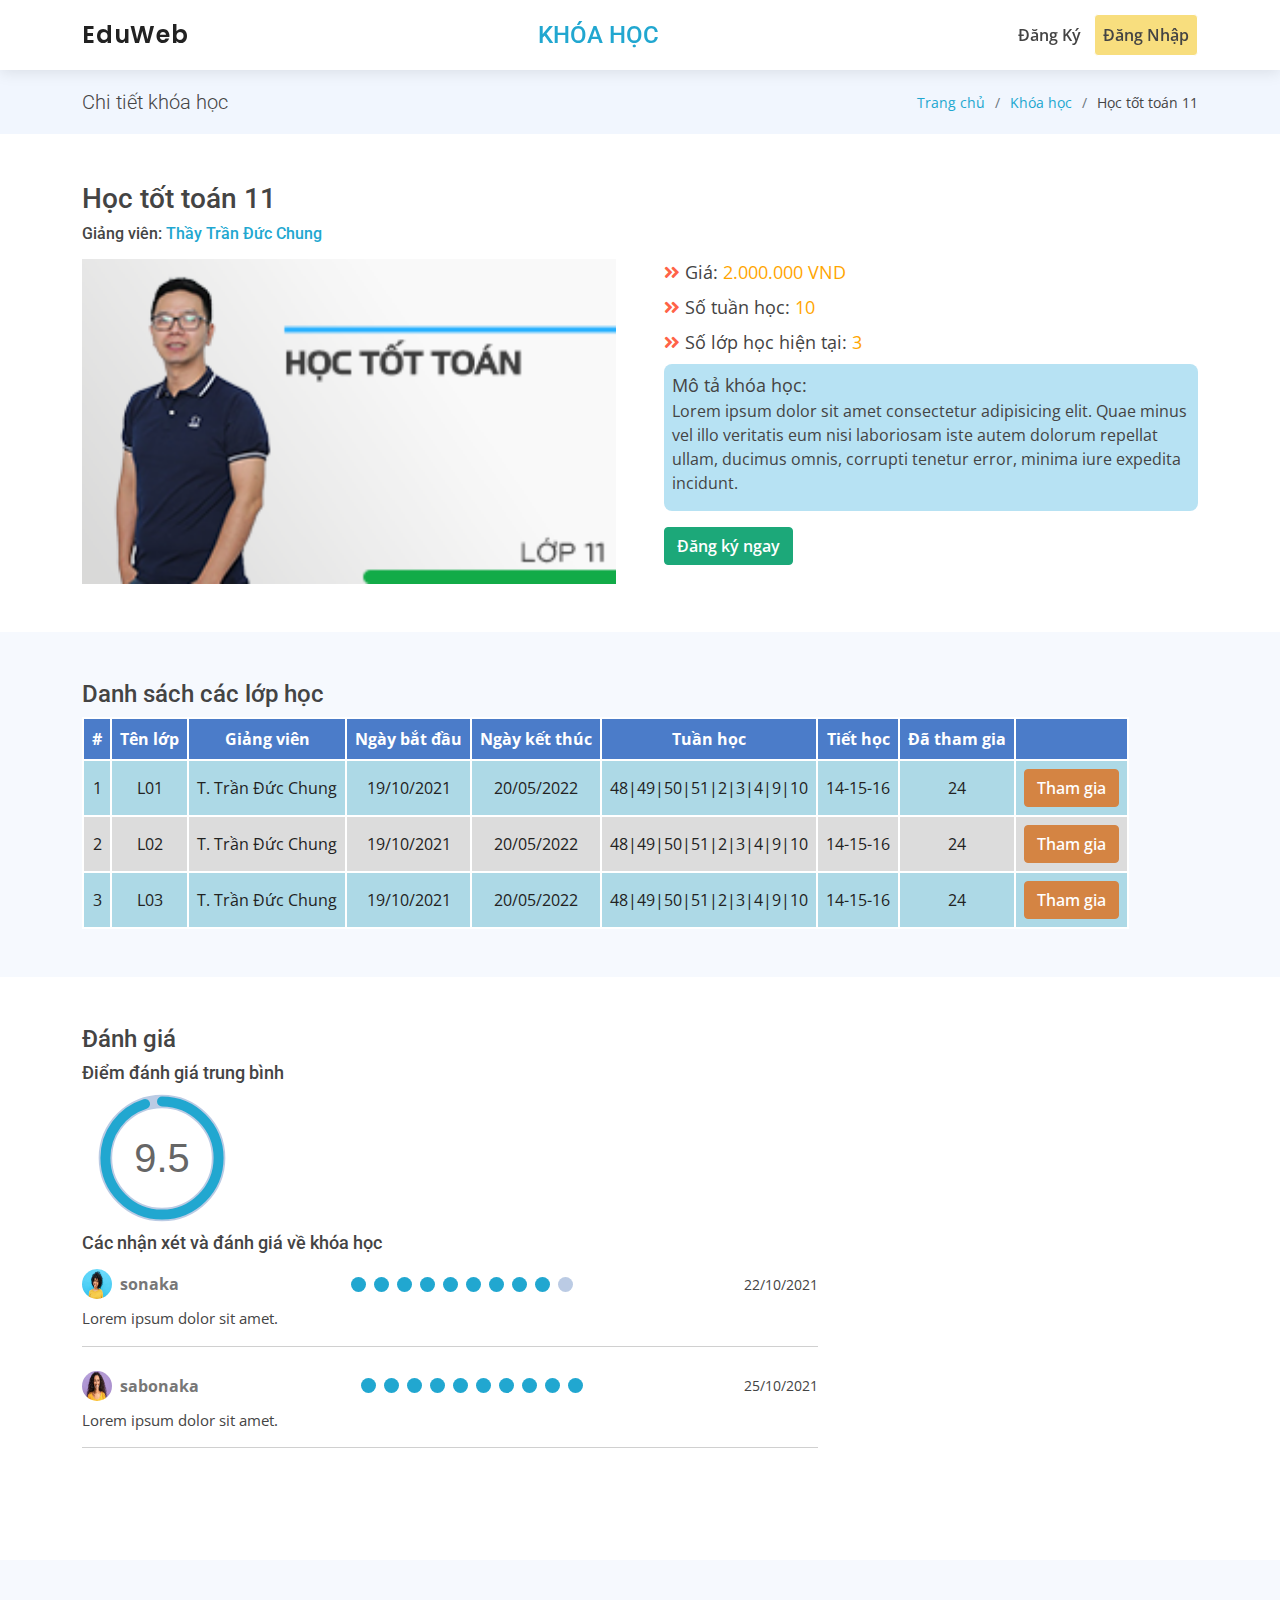
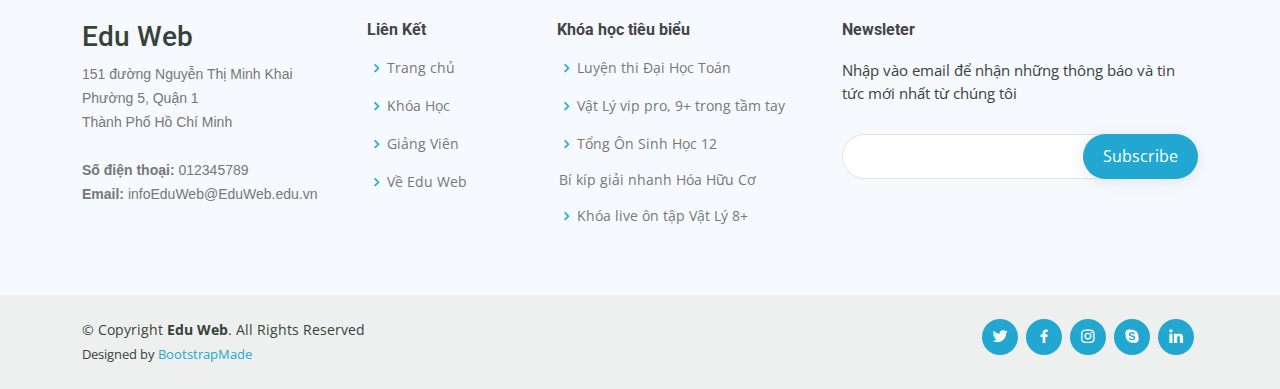
<file: live-course-detail.html>
<!DOCTYPE html>
<html lang="vi-VN">

<head>
    <meta charset="UTF-8">
    <meta http-equiv="X-UA-Compatible" content="IE=edge">
    <meta name="viewport" content="width=device-width, initial-scale=1.0">
    <!--icon-->
    <link href="./assets/ico/favicon.ico" rel="icon">
    <!--google fonts-->
    <link href="https://fonts.googleapis.com/css?family=Open+Sans:300,300i,400,400i,600,600i,700,700i|Roboto:300,300i,400,400i,500,500i,600,600i,700,700i|Poppins:300,300i,400,400i,500,500i,600,600i,700,700i" rel="stylesheet">
    <!--fa icon-->
    <link rel="stylesheet" href="https://cdnjs.cloudflare.com/ajax/libs/font-awesome/5.15.3/css/all.min.css">
    <!--vendor css file-->
    <link href="./assets/vendor/aos/aos.css" rel="stylesheet">
    <link href="./assets/vendor/bootstrap/css/bootstrap.min.css" rel="stylesheet">
    <link href="./assets/vendor/bootstrap-icons/bootstrap-icons.css" rel="stylesheet">
    <link href="./assets/vendor/boxicons/css/boxicons.min.css" rel="stylesheet">
    <link href="./assets/vendor/glightbox/css/glightbox.min.css" rel="stylesheet">
    <link href="./assets/vendor/swiper/swiper-bundle.min.css" rel="stylesheet">
    <!--main css-->
    <link rel="stylesheet" href="./assets/css/style.css">
    <title>Pen C Vật Lý</title>
</head>

<body>

    <!-- =====================Header============================ -->
    <header id="header" class="d-flex align-items-center">
        <div class="container-md d-flex align-items-center justify-content-between">
            <h1 class="logo"><a href="./index.html">EduWeb</a></h1>
            <!-- Uncomment below if you prefer to use an image logo -->
            <!-- <a href="index.html" class="logo"><img src="assets/img/logo.png" alt=""></a>-->

            <h2 class="d-none d-md-flex title text-uppercase">Khóa học</h2>

            <div class="register-login d-flex align-items-center">
                <a href="./register.html" class="register p-2 border rounded me-1">Đăng Ký</a>
                <a href="./login.html" class="login p-2 border rounded">Đăng Nhập</a>
            </div>
            <!-- <div class="user d-flex justify-content-between align-items-center gap-3 position-relative">
                <span class="user-name d-none d-md-inline">Akechi</span>
                <img src="../assets/img/default_avatar.jpg" alt="" class="user-avatar rounded-circle">
                <div class="user-dropdown position-absolute">
                    <ul>
                        <li><a href="./my/index.html"><span>Trang của tôi</span><i class="fas fa-user-circle"></i></a>
                        </li>
                        <li><a href="./my/profile.html"><span>Profile</span><i class="fas fa-user"></i></a></li>
                        <li><a href="#"><span>Cài đặt</span><i class="fas fa-cog"></i></a></li>
                        <li><a href="#"><span>Đăng xuất</span><i class="fas fa-sign-out-alt"></i></a></li>
                    </ul>
                </div>
            </div> -->
        </div>
    </header>

    <!-- ======= Breadcrumbs Section ======= -->
    <section class="breadcrumbs">
        <div class="container">
            <div class="d-flex justify-content-between align-items-center">
                <h2>Chi tiết khóa học</h2>
                <ol>
                    <li><a href="./index.html">Trang chủ</a></li>
                    <li><a href="./course.html">Khóa học</a></li>
                    <li>Học tốt toán 11</li>
                </ol>
            </div>
        </div>
    </section>

    <!--============About Course Section==============-->
    <section class="about-course py-5">
        <div class="container-md">
            <h1 class="course-name">Học tốt toán 11</h1>
            <h6 class="course-lecturer mb-3">Giảng viên: <a href="#">Thầy Trần Đức Chung</a></h6>
            <div class="row g-5 justify-content-center align-items-start">
                <div class="col-md-6">
                    <img class="w-100" src="./assets/img/course/hoc-tot-toan-11-thay-nguyen-phu-hoang-lan-1618885370.png" alt="...">
                </div>
                <div class="col-md-6 course-info">
                    <p class="mb-2"><i class="fas fa-angle-double-right"></i> Giá: <span>2.000.000 VND</span></p>
                    <p class="mb-2"><i class="fas fa-angle-double-right"></i> Số tuần học: <span>10</span></p>
                    <p class="mb-2"><i class="fas fa-angle-double-right"></i> Số lớp học hiện tại: <span>3</span></p>
                    <div>
                        <span>Mô tả khóa học: </span>
                        <p class="mb-2">Lorem ipsum dolor sit amet consectetur adipisicing elit. Quae minus vel illo veritatis eum nisi laboriosam iste autem dolorum repellat ullam, ducimus omnis, corrupti tenetur error, minima iure expedita incidunt.</p>
                    </div>
                    <a href="#onlineClass" class="btn btn-success course-register-btn">Đăng ký ngay</a>
                </div>
            </div>
        </div>
    </section>

    <!--===============Login modal=========================-->
    <div class="modal fade" id="loginModal" tabindex="-1" aria-hidden="true">
        <div class="modal-dialog modal-dialog-centered">
            <div class="modal-content">
                <!-- Login Form -->
                <form action="">
                    <div class="modal-header">
                        <h5 class="modal-title">Đăng nhập để tiếp tục</h5>
                        <button type="button" class="btn-close" data-bs-dismiss="modal" aria-label="Close"></button>
                    </div>
                    <div class="modal-body">
                        <div class="mb-3">
                            <label for="username">Tài khoản/Email<span class="text-danger">(*)</span></label>
                            <input type="text" name="username" class="form-control" id="username" placeholder="Enter username or email" required>
                        </div>

                        <div class="mb-3">
                            <label for="password">Mật khẩu<span class="text-danger">(*)</span></label>
                            <input type="password" name="password" class="form-control" id="password" placeholder="Enter password" required>
                        </div>
                        <div class="mb-3">
                            <input class="form-check-input" type="checkbox" value="" id="remember" required>
                            <label class="form-check-label" for="remember">Remember Me</label>
                            <a href="#" class="float-end">Quên mật khẩu?</a>
                        </div>
                    </div>
                    <div class="modal-footer pt-4">
                        <button type="button" class="btn btn-primary btn-login mx-auto w-100">Đăng nhập</button>
                    </div>
                    <p class="text-center">Chưa có tài khoản? <a href="./register.html">Đăng ký ngay</a></p>
                </form>
            </div>
        </div>
    </div>

    <!--===============Online class section================-->
    <section id="onlineClass" class="online-class py-5 section-bg">
        <div class="container-md">
            <h2>Danh sách các lớp học</h2>
            <!-- <div class="row">
                <div class="col-sm-12 col-md-10"> -->
            <table class="class-list-table table-bordered">
                <thead>
                    <tr>
                        <th scope="col">#</th>
                        <th scope="col">Tên lớp</th>
                        <th scope="col">Giảng viên</th>
                        <th scope="col">Ngày bắt đầu</th>
                        <th scope="col">Ngày kết thúc</th>
                        <th scope="col">Tuần học</th>
                        <th scope="col">Tiết học</th>
                        <th scope="col">Đã tham gia</th>
                        <th scope="col"></th>
                    </tr>
                </thead>
                <tbody>
                    <tr>
                        <td scope="row">1</td>
                        <td>L01</td>
                        <td>T. Trần Đức Chung</td>
                        <td>19/10/2021</td>
                        <td>20/05/2022</td>
                        <td>48|49|50|51|2|3|4|9|10</td>
                        <td>14-15-16</td>
                        <td>24</td>
                        <td><a href="#" class="btn btn-warning" data-bs-toggle="modal" data-bs-target="#loginModal">Tham gia</a></td>
                    </tr>
                    <tr>
                        <td scope="row">2</td>
                        <td>L02</td>
                        <td>T. Trần Đức Chung</td>
                        <td>19/10/2021</td>
                        <td>20/05/2022</td>
                        <td>48|49|50|51|2|3|4|9|10</td>
                        <td>14-15-16</td>
                        <td>24</td>
                        <td><a href="#" class="btn btn-warning" data-bs-toggle="modal" data-bs-target="#loginModal">Tham gia</a></td>
                    </tr>
                    <tr>
                        <td scope="row">3</td>
                        <td>L03</td>
                        <td>T. Trần Đức Chung</td>
                        <td>19/10/2021</td>
                        <td>20/05/2022</td>
                        <td>48|49|50|51|2|3|4|9|10</td>
                        <td>14-15-16</td>
                        <td>24</td>
                        <td><a href="#" class="btn btn-warning" data-bs-toggle="modal" data-bs-target="#loginModal">Tham gia</a></td>
                    </tr>
                </tbody>
            </table>
            <!-- </div>
            </div> -->
        </div>
    </section>

    <!--================Feedback section========================-->
    <section class="feedback py-5">
        <div class="container-md">
            <h2>Đánh giá</h2>
            <div>
                <h3>Điểm đánh giá trung bình</h3>
                <!-- <div class="d-flex align-items-center">
                    <div class="avg-score" style="--avg-score: 9.5;"></div>
                    <span>9.5</span>
                </div> -->
                <div class="single-chart">
                    <svg viewBox="0 0 36 36" class="circular-chart">
                    <path class="circle-bg"
                        d="M18 2.0845
                        a 15.9155 15.9155 0 0 1 0 31.831
                        a 15.9155 15.9155 0 0 1 0 -31.831"
                    />
                    <path class="circle"
                        stroke-dasharray="95, 100"
                        d="M18 2.0845
                        a 15.9155 15.9155 0 0 1 0 31.831
                        a 15.9155 15.9155 0 0 1 0 -31.831"
                    />
                    <text x="18" y="22" class="score">9.5</text>
                    </svg>
                </div>
            </div>
            <div>
                <h3>Các nhận xét và đánh giá về khóa học</h3>
                <div class="row d-flex justify-content-start align-items-center">
                    <div class="col-md-8">
                        <div class="feedback-item">
                            <div class="d-flex justify-content-between align-items-center py-2">
                                <div class="user d-flex flex-row align-items-center">
                                    <img width="30" height="30" src="./assets/img/user/download.jfif" alt=".." class="user-img rounded-circle me-2">
                                    <div class="user-name fw-bold">sonaka</div>
                                </div>
                                <div class="score d-flex flex-row">
                                    <div class="dot mx-1 rounded-circle bg-secondary active">
                                    </div>
                                    <div class="dot mx-1 rounded-circle bg-secondary active">
                                    </div>
                                    <div class="dot mx-1 rounded-circle bg-secondary active">
                                    </div>
                                    <div class="dot mx-1 rounded-circle bg-secondary active">
                                    </div>
                                    <div class="dot mx-1 rounded-circle bg-secondary active">
                                    </div>
                                    <div class="dot mx-1 rounded-circle bg-secondary active">
                                    </div>
                                    <div class="dot mx-1 rounded-circle bg-secondary active">
                                    </div>
                                    <div class="dot mx-1 rounded-circle bg-secondary active">
                                    </div>
                                    <div class="dot mx-1 rounded-circle bg-secondary active">
                                    </div>
                                    <div class="dot mx-1 rounded-circle bg-secondary">
                                    </div>
                                </div>
                                <small>22/10/2021</small>
                            </div>
                            <div class="comment">
                                <p>Lorem ipsum dolor sit amet.</p>
                            </div>
                            <hr>
                        </div>
                        <div class="feedback-item">
                            <div class="d-flex justify-content-between align-items-center py-2">
                                <div class="user d-flex flex-row align-items-center">
                                    <img width="30" height="30" src="./assets/img/user/download (1).jfif" alt=".." class="user-img rounded-circle me-2">
                                    <div class="user-name fw-bold">sabonaka</div>
                                </div>
                                <div class="score d-flex flex-row">
                                    <div class="dot mx-1 rounded-circle bg-secondary active">
                                    </div>
                                    <div class="dot mx-1 rounded-circle bg-secondary active">
                                    </div>
                                    <div class="dot mx-1 rounded-circle bg-secondary active">
                                    </div>
                                    <div class="dot mx-1 rounded-circle bg-secondary active">
                                    </div>
                                    <div class="dot mx-1 rounded-circle bg-secondary active">
                                    </div>
                                    <div class="dot mx-1 rounded-circle bg-secondary active">
                                    </div>
                                    <div class="dot mx-1 rounded-circle bg-secondary active">
                                    </div>
                                    <div class="dot mx-1 rounded-circle bg-secondary active">
                                    </div>
                                    <div class="dot mx-1 rounded-circle bg-secondary active">
                                    </div>
                                    <div class="dot mx-1 rounded-circle bg-secondary active">
                                    </div>
                                </div>
                                <small>25/10/2021</small>
                            </div>
                            <div class="comment">
                                <p>Lorem ipsum dolor sit amet.</p>
                            </div>
                            <hr>
                        </div>
                    </div>
                </div>
            </div>
        </div>
    </section>

    <!-- ======= Footer ======= -->
    <footer id="footer">

        <div class="footer-top section-bg mt-5">
            <div class="container ">
                <div class="row ">

                    <div class="col-lg-3 col-md-6 footer-contact">
                        <h3>Edu Web</h3>
                        <p>
                            151 đường Nguyễn Thị Minh Khai <br> Phường 5, Quận 1<br> Thành Phố Hồ Chí Minh <br><br>
                            <strong>Số điện thoại:</strong> 012345789<br>
                            <strong>Email:</strong> infoEduWeb@EduWeb.edu.vn<br>
                        </p>
                    </div>

                    <div class="col-lg-2 col-md-6 footer-links">
                        <h4>Liên Kết</h4>
                        <ul>
                            <li><i class="bx bx-chevron-right"></i> <a href="./index.html">Trang chủ</a></li>
                            <li><i class="bx bx-chevron-right"></i> <a href="./course.html">Khóa Học</a></li>
                            <li><i class="bx bx-chevron-right"></i> <a href="#">Giảng Viên</a></li>
                            <li><i class="bx bx-chevron-right"></i> <a href="#">Về Edu Web</a></li>
                            </li>
                        </ul>
                    </div>

                    <div class="col-lg-3 col-md-6 footer-links">
                        <h4>Khóa học tiêu biểu</h4>
                        <ul>
                            <li><i class="bx bx-chevron-right"></i> <a href="#">Luyện thi Đại Học Toán</a></li>
                            <li><i class="bx bx-chevron-right"></i> <a href="#">Vật Lý vip pro, 9+ trong tầm tay</a></li>
                            <li><i class="bx bx-chevron-right"></i> <a href="#">Tổng Ôn Sinh Học 12</a></li>
                            <li><i class="bx bx-chevron-righ"></i> <a href="#">Bí kíp giải nhanh Hóa Hữu Cơ</a></li>
                            <li><i class="bx bx-chevron-right"></i> <a href="#">Khóa live ôn tập Vật Lý 8+</a></li>
                        </ul>
                    </div>

                    <div class="col-lg-4 col-md-6 footer-newsletter">
                        <h4>Newsleter</h4>
                        <p>Nhập vào email để nhận những thông báo và tin tức mới nhất từ chúng tôi</p>
                        <form action=" " method="post ">
                            <input type="email" name="email"><input type="submit" value="Subscribe">
                        </form>
                    </div>

                </div>
            </div>
        </div>

        <div class="container d-md-flex py-4">

            <div class="me-md-auto text-center text-md-start">
                <div class="copyright">
                    &copy; Copyright <strong><span>Edu Web</span></strong>. All Rights Reserved
                </div>
                <div class="credits">
                    Designed by <a href="https://bootstrapmade.com/">BootstrapMade</a>
                </div>
            </div>
            <div class="social-links text-center text-md-right pt-3 pt-md-0">
                <a href="# " class="twitter"><i class="bx bxl-twitter"></i></a>
                <a href="# " class="facebook"><i class="bx bxl-facebook "></i></a>
                <a href="# " class="instagram"><i class="bx bxl-instagram"></i></a>
                <a href="# " class="google-plus"><i class="bx bxl-skype"></i></a>
                <a href="# " class="linkedin"><i class="bx bxl-linkedin"></i></a>
            </div>
        </div>
    </footer>


    <!--Preload and back to top button-->
    <div id="preloader"></div>
    <a href="#" class="back-to-top d-flex align-items-center justify-content-center"><i class="bi bi-arrow-up-short"></i></a>

    <!--Vendor js file-->
    <script src="./assets/vendor/aos/aos.js "></script>
    <script src="./assets/vendor/bootstrap/js/bootstrap.bundle.min.js "></script>
    <script src="./assets/vendor/glightbox/js/glightbox.min.js "></script>
    <script src="./assets/vendor/isotope-layout/isotope.pkgd.min.js "></script>
    <script src="./assets/vendor/php-email-form/validate.js "></script>
    <script src="./assets/vendor/purecounter/purecounter.js "></script>
    <script src="./assets/vendor/swiper/swiper-bundle.min.js "></script>
    <script src="./assets/vendor/waypoints/noframework.waypoints.js "></script>
    <!--main script-->
    <script src="./assets/js/main.js "></script>
</body>

</html>
</file>
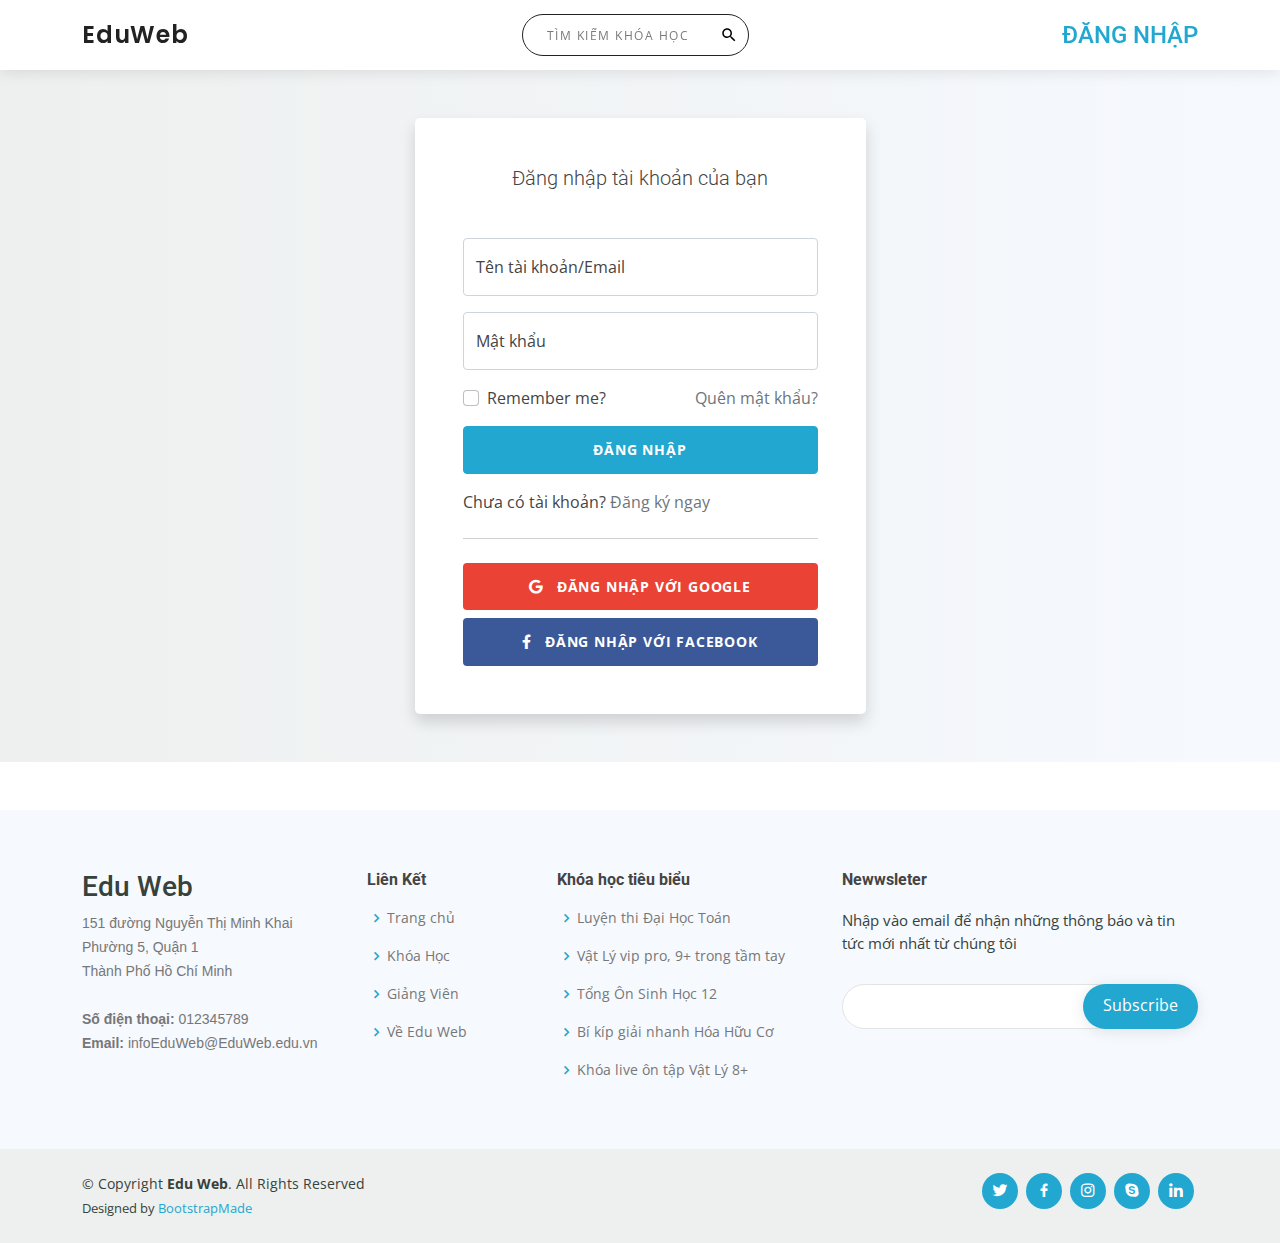
<file: login.html>
<!DOCTYPE html>
<html lang="vi-VN">

<head>
    <meta charset="UTF-8">
    <meta http-equiv="X-UA-Compatible" content="IE=edge">
    <meta name="viewport" content="width=device-width, initial-scale=1.0">
    <!--icon-->
    <link href="./assets/ico/favicon.ico" rel="icon">
    <!--google fonts-->
    <link href="https://fonts.googleapis.com/css?family=Open+Sans:300,300i,400,400i,600,600i,700,700i|Roboto:300,300i,400,400i,500,500i,600,600i,700,700i|Poppins:300,300i,400,400i,500,500i,600,600i,700,700i" rel="stylesheet">
    <!--fa icon-->
    <link rel="stylesheet" href="https://cdnjs.cloudflare.com/ajax/libs/font-awesome/5.15.3/css/all.min.css">
    <!--vendor css file-->
    <link href="./assets/vendor/aos/aos.css" rel="stylesheet">
    <link href="./assets/vendor/bootstrap/css/bootstrap.min.css" rel="stylesheet">
    <link href="./assets/vendor/bootstrap-icons/bootstrap-icons.css" rel="stylesheet">
    <link href="./assets/vendor/boxicons/css/boxicons.min.css" rel="stylesheet">
    <link href="./assets/vendor/glightbox/css/glightbox.min.css" rel="stylesheet">
    <link href="./assets/vendor/swiper/swiper-bundle.min.css" rel="stylesheet">
    <!--main css-->
    <link rel="stylesheet" href="./assets/css/style.css">
    <title>Đăng nhập-Edu Web</title>
</head>

<body>
    <!-- =====================Header============================ -->
    <header id="header" class="d-flex align-items-center">
        <div class="container d-flex align-items-center justify-content-between">
            <h1 class="logo"><a href="index.html">EduWeb</a></h1>
            <!-- Uncomment below if you prefer to use an image logo -->
            <!-- <a href="index.html" class="logo"><img src="assets/img/logo.png" alt=""></a>-->

            <div class="d-none d-md-flex searchbar">
                <form action="">
                    <input class="search-input" type="text" placeholder="Tìm kiếm khóa học">
                </form>
            </div>

            <h2 class="title text-uppercase">Đăng Nhập</h2>
        </div>
    </header>

    <section id="login-wrapper" class="wrapper">
        <div class="container">
            <div class="row">
                <div class="col-sm-9 col-md-7 col-lg-5 mx-auto">
                    <div class="card border-0 shadow rounded-3 my-5">
                        <div class="card-body p-4 p-sm-5">
                            <h5 class="card-title text-center mb-5 fw-light fs-5">Đăng nhập tài khoản của bạn</h5>
                            <form action="" method="post">
                                <div class="form-floating mb-3">
                                    <input type="text" class="form-control" id="loginUserName" placeholder="Tên tài khoản/Email" required>
                                    <label for="loginUserName">Tên tài khoản/Email</label>
                                </div>
                                <div class="form-floating mb-3">
                                    <input type="password" class="form-control" id="loginPassword" placeholder="Mật khẩu" required>
                                    <label for="loginPassword">Mật khẩu</label>
                                </div>

                                <div class="form-check mb-3 d-flex justify-content-between align-items-center">
                                    <div>
                                        <input class="form-check-input" type="checkbox" value="" id="rememberMeCheck">
                                        <label class="form-check-label" for="rememberMeCheck">Remember me?</label>
                                    </div>
                                    <a href="#" class="text-secondary forget-password">Quên mật khẩu?</a>
                                </div>
                                <div class="d-grid">
                                    <button id="btn-login" class="btn btn-primary btn-login-register btn-login-register-main text-uppercase fw-bold" type="submit">Đăng nhập</button>
                                </div>
                                <div class="my-3">
                                    <span>Chưa có tài khoản? <a href="register.html" class="text-secondary to-register">Đăng ký ngay</a></span>
                                </div>
                                <hr class="my-4">
                                <div class="d-grid mb-2">
                                    <button class="btn btn-google btn-login-register text-uppercase fw-bold" type="submit">
                          <i class="fab fa-google me-2"></i> Đăng nhập với Google
                        </button>
                                </div>
                                <div class="d-grid">
                                    <button class="btn btn-facebook btn-login-register text-uppercase fw-bold" type="submit">
                          <i class="fab fa-facebook-f me-2"></i> Đăng nhập với Facebook
                        </button>
                                </div>
                            </form>
                        </div>
                    </div>
                </div>
            </div>
        </div>
    </section>

    <!-- ======= Footer ======= -->
    <footer id="footer">

        <div class="footer-top section-bg mt-5">
            <div class="container">
                <div class="row">

                    <div class="col-lg-3 col-md-6 footer-contact">
                        <h3>Edu Web</h3>
                        <p>
                            151 đường Nguyễn Thị Minh Khai <br> Phường 5, Quận 1<br> Thành Phố Hồ Chí Minh <br><br>
                            <strong>Số điện thoại:</strong> 012345789<br>
                            <strong>Email:</strong> infoEduWeb@EduWeb.edu.vn<br>
                        </p>
                    </div>

                    <div class="col-lg-2 col-md-6 footer-links">
                        <h4>Liên Kết</h4>
                        <ul>
                            <li><i class="bx bx-chevron-right"></i> <a href="./index.html">Trang chủ</a></li>
                            <li><i class="bx bx-chevron-right"></i> <a href="./course.html">Khóa Học</a></li>
                            <li><i class="bx bx-chevron-right"></i> <a href="#">Giảng Viên</a></li>
                            <li><i class="bx bx-chevron-right"></i> <a href="#">Về Edu Web</a></li>
                            </li>
                        </ul>
                    </div>

                    <div class="col-lg-3 col-md-6 footer-links">
                        <h4>Khóa học tiêu biểu</h4>
                        <ul>
                            <li><i class="bx bx-chevron-right"></i> <a href="#">Luyện thi Đại Học Toán</a></li>
                            <li><i class="bx bx-chevron-right"></i> <a href="#">Vật Lý vip pro, 9+ trong tầm tay</a></li>
                            <li><i class="bx bx-chevron-right"></i> <a href="#">Tổng Ôn Sinh Học 12</a></li>
                            <li><i class="bx bx-chevron-right"></i> <a href="#">Bí kíp giải nhanh Hóa Hữu Cơ</a></li>
                            <li><i class="bx bx-chevron-right"></i> <a href="#">Khóa live ôn tập Vật Lý 8+</a></li>
                        </ul>
                    </div>

                    <div class="col-lg-4 col-md-6 footer-newsletter">
                        <h4>Newwsleter</h4>
                        <p>Nhập vào email để nhận những thông báo và tin tức mới nhất từ chúng tôi</p>
                        <form action="" method="post">
                            <input type="email" name="email"><input type="submit" value="Subscribe">
                        </form>
                    </div>

                </div>
            </div>
        </div>

        <div class="container d-md-flex py-4">

            <div class="me-md-auto text-center text-md-start">
                <div class="copyright">
                    &copy; Copyright <strong><span>Edu Web</span></strong>. All Rights Reserved
                </div>
                <div class="credits">
                    Designed by <a href="https://bootstrapmade.com/">BootstrapMade</a>
                </div>
            </div>
            <div class="social-links text-center text-md-right pt-3 pt-md-0">
                <a href="#" class="twitter"><i class="bx bxl-twitter"></i></a>
                <a href="#" class="facebook"><i class="bx bxl-facebook"></i></a>
                <a href="#" class="instagram"><i class="bx bxl-instagram"></i></a>
                <a href="#" class="google-plus"><i class="bx bxl-skype"></i></a>
                <a href="#" class="linkedin"><i class="bx bxl-linkedin"></i></a>
            </div>
        </div>
    </footer>


    <!--Preload and back to top button-->
    <div id="preloader"></div>
    <a href="#" class="back-to-top d-flex align-items-center justify-content-center"><i class="bi bi-arrow-up-short"></i></a>

    <!--Vendor js file-->
    <script src="./assets/vendor/aos/aos.js "></script>
    <script src="./assets/vendor/bootstrap/js/bootstrap.bundle.min.js "></script>
    <script src="./assets/vendor/glightbox/js/glightbox.min.js "></script>
    <script src="./assets/vendor/isotope-layout/isotope.pkgd.min.js "></script>
    <script src="./assets/vendor/php-email-form/validate.js "></script>
    <script src="./assets/vendor/purecounter/purecounter.js "></script>
    <script src="./assets/vendor/swiper/swiper-bundle.min.js "></script>
    <script src="./assets/vendor/waypoints/noframework.waypoints.js "></script>
    <!--main script-->
    <script src="./assets/js/main.js "></script>
</body>

</html>
</file>
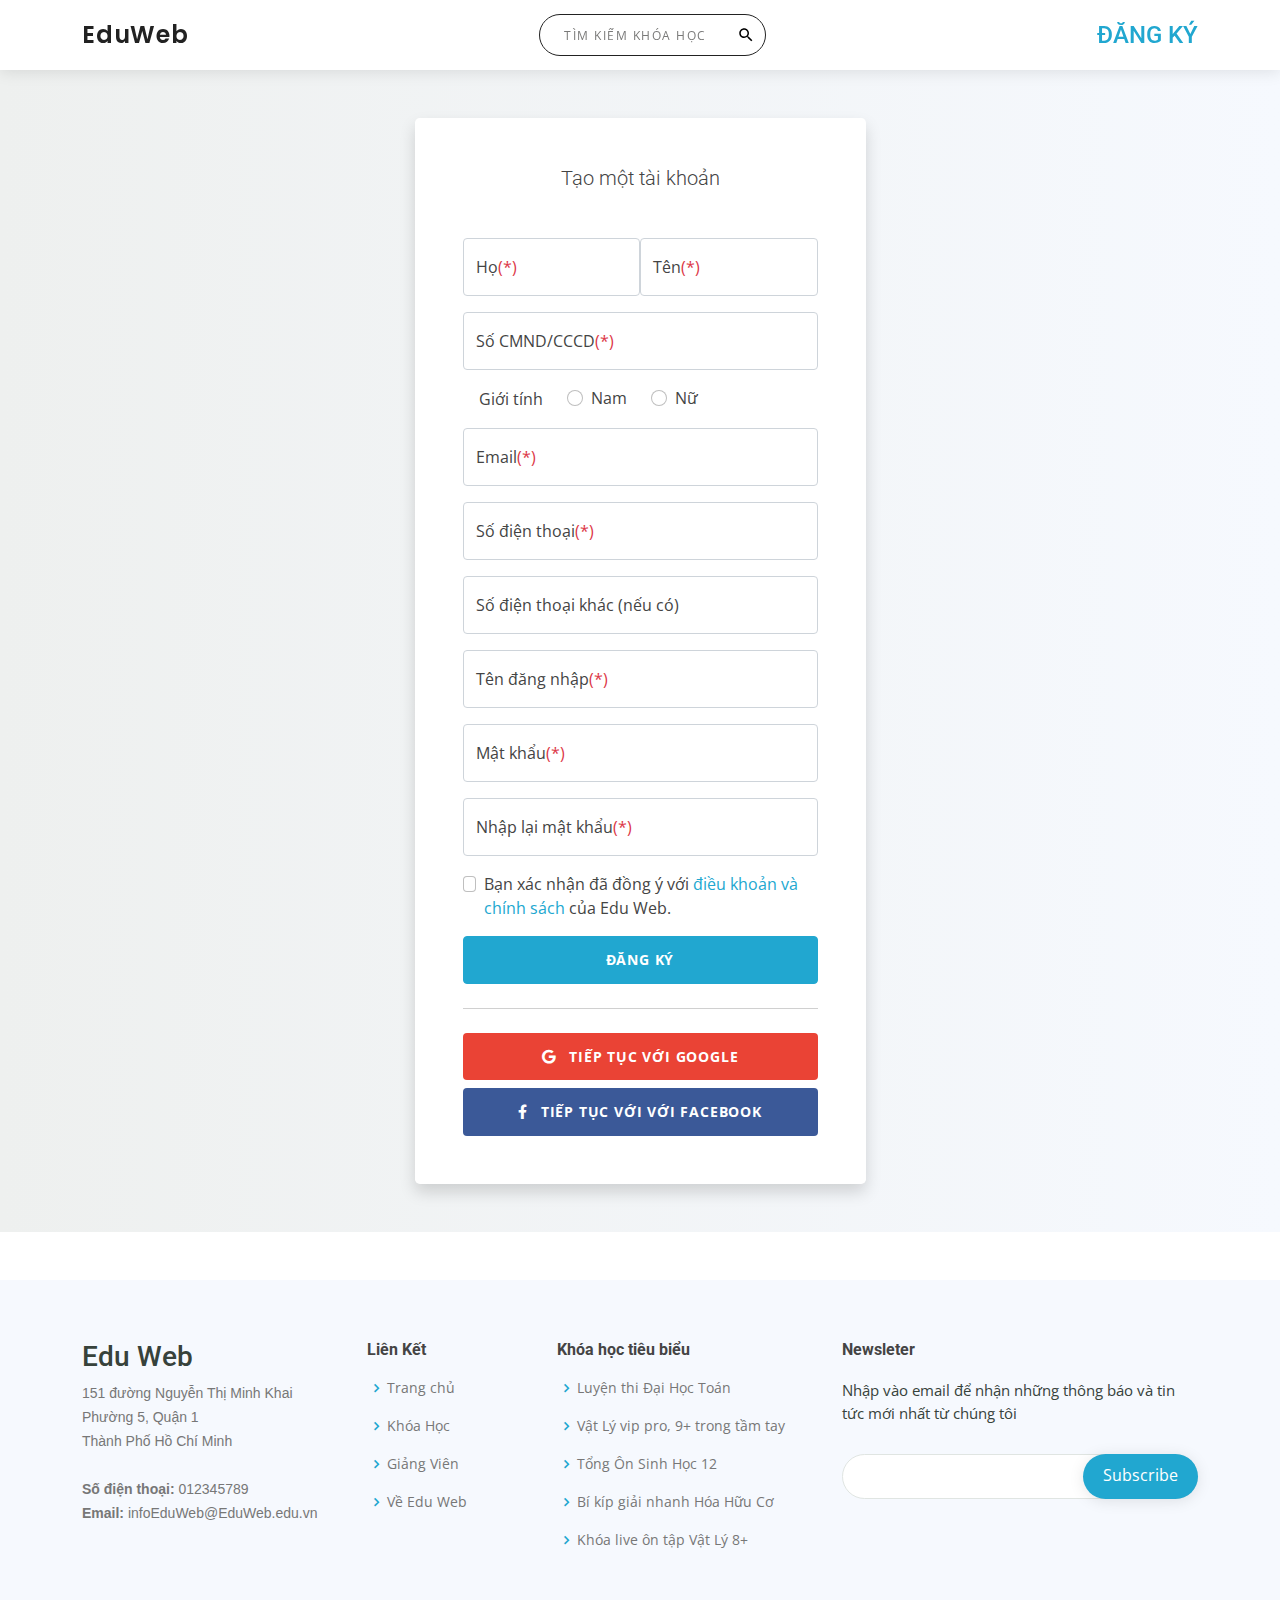
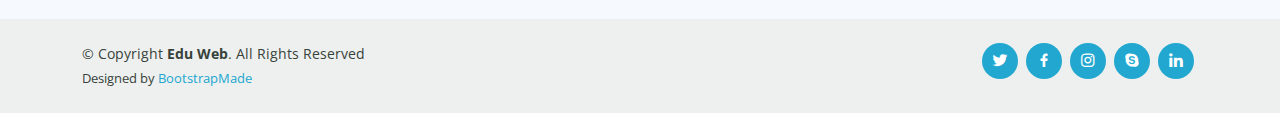
<file: register.html>
<!DOCTYPE html>
<html lang="vi-VN">

<head>
    <meta charset="UTF-8">
    <meta http-equiv="X-UA-Compatible" content="IE=edge">
    <meta name="viewport" content="width=device-width, initial-scale=1.0">
    <!--icon-->
    <link href="./assets/ico/favicon.ico" rel="icon">
    <!--google fonts-->
    <link href="https://fonts.googleapis.com/css?family=Open+Sans:300,300i,400,400i,600,600i,700,700i|Roboto:300,300i,400,400i,500,500i,600,600i,700,700i|Poppins:300,300i,400,400i,500,500i,600,600i,700,700i" rel="stylesheet">
    <!--fa icon-->
    <link rel="stylesheet" href="https://cdnjs.cloudflare.com/ajax/libs/font-awesome/5.15.3/css/all.min.css">
    <!--vendor css file-->
    <link href="./assets/vendor/aos/aos.css" rel="stylesheet">
    <link href="./assets/vendor/bootstrap/css/bootstrap.min.css" rel="stylesheet">
    <link href="./assets/vendor/bootstrap-icons/bootstrap-icons.css" rel="stylesheet">
    <link href="./assets/vendor/boxicons/css/boxicons.min.css" rel="stylesheet">
    <link href="./assets/vendor/glightbox/css/glightbox.min.css" rel="stylesheet">
    <link href="./assets/vendor/swiper/swiper-bundle.min.css" rel="stylesheet">
    <!--main css-->
    <link rel="stylesheet" href="./assets/css/style.css">
    <title>Đăng Ký-Edu Web</title>
</head>

<body>
    <!-- =====================Header============================ -->
    <header id="header" class="d-flex align-items-center">
        <div class="container d-flex align-items-center justify-content-between">
            <h1 class="logo"><a href="index.html">EduWeb</a></h1>
            <!-- Uncomment below if you prefer to use an image logo -->
            <!-- <a href="index.html" class="logo"><img src="assets/img/logo.png" alt=""></a>-->

            <div class="d-none d-md-flex searchbar">
                <form action="">
                    <input class="search-input" type="text" placeholder="Tìm kiếm khóa học">
                </form>
            </div>

            <h2 class="title text-uppercase">Đăng Ký</h2>
        </div>
    </header>

    <section id="register-wrapper" class="wrapper">
        <div class="container">
            <div class="row">
                <div class="col-sm-9 col-md-7 col-lg-5 mx-auto">
                    <div class="card border-0 shadow rounded-3 my-5">
                        <div class="card-body p-4 p-sm-5">
                            <h5 class="card-title text-center mb-5 fw-light fs-5">Tạo một tài khoản</h5>
                            <form action="" method="post">
                                <div class="mb-3 d-flex justify-content-between align-items-center row g-0">
                                    <div class="form-floating col-6">
                                        <input type="text" class="form-control" id="lastName" placeholder="Họ" required>
                                        <label for="lastName">Họ<span class="text-danger">(*)</span></label>
                                    </div>
                                    <div class="form-floating col-6">
                                        <input type="text" class="form-control" id="firstName" placeholder="Tên" required>
                                        <label for="firstName">Tên<span class="text-danger">(*)</span></label>
                                    </div>
                                </div>
                                <div class="mb-3 form-floating">
                                    <input type="text" class="form-control" id="SSN" placeholder="Số CMNN/CCCD" required>
                                    <label for="SSN">Số CMND/CCCD<span class="text-danger">(*)</span></label>
                                </div>
                                <div class="mb-3 mx-3 d-flex justify-content-start align-items-center">
                                    <span class="me-4">Giới tính</span>
                                    <div class="form-check me-4">
                                        <input class="form-check-input" type="radio" name="sex-radio" id="male">
                                        <label class="form-check-label" for="male">
                                      Nam
                                    </label>
                                    </div>
                                    <div class="form-check">
                                        <input class="form-check-input" type="radio" name="sex-radio" id="female">
                                        <label class="form-check-label" for="fenale">
                                      Nữ
                                    </label>
                                    </div>
                                </div>
                                <div class="mb-3 form-floating">
                                    <input type="email" class="form-control" id="email" placeholder="Email" required>
                                    <label for="email">Email<span class="text-danger">(*)</span></label>
                                </div>
                                <div class="mb-3 form-floating">
                                    <input type="text" class="form-control" id="phoneNumber" placeholder="Số điện thoại" required>
                                    <label for="phoneNumber">Số điện thoại<span class="text-danger">(*)</span></label>
                                </div>
                                <div class="mb-3 form-floating">
                                    <input type="text" class="form-control" id="otherPhoneNumber" placeholder="Số điện thoại khác (nếu có)">
                                    <label for="otherPhoneNumber">Số điện thoại khác (nếu có)</label>
                                </div>
                                <div class="mb-3 form-floating">
                                    <input type="text" class="form-control" id="userName" placeholder="Tên đăng nhập" required>
                                    <label for="userName">Tên đăng nhập<span class="text-danger">(*)</span></label>
                                </div>
                                <div class="mb-3 form-floating">
                                    <input type="password" class="form-control" id="password" placeholder="Mật khẩu" required>
                                    <label for="password">Mật khẩu<span class="text-danger">(*)</span></label>
                                </div>
                                <div class="mb-3 form-floating">
                                    <input type="password" class="form-control" id="floatPasswordRetype" placeholder="Nhập lại mật khẩu" required>
                                    <label for="floatPasswordRetype">Nhập lại mật khẩu<span class="text-danger">(*)</span></label>
                                </div>
                                <div class="mb-3 d-flex justify-content-start">
                                    <input class="form-check-input ps-2 me-2" type="checkbox" value="" id="agreeTerms" required>
                                    <label class="form-check-label" for="agreeTerms">Bạn xác nhận đã đồng ý với <a href="#" class="terms">điều khoản và chính sách</a> của Edu Web.</label>
                                </div>
                                <div class="d-grid">
                                    <button id="btn-register" class="btn btn-primary btn-login-register btn-login-register-main text-uppercase fw-bold" type="submit">Đăng ký</button>
                                </div>
                                <hr class="my-4">
                                <div class="d-grid mb-2">
                                    <button class="btn btn-google btn-login-register text-uppercase fw-bold" type="submit">
                                        <i class="fab fa-google me-2"></i> Tiếp tục với Google
                                    </button>
                                </div>
                                <div class="d-grid">
                                    <button class="btn btn-facebook btn-login-register text-uppercase fw-bold" type="submit">
                          <i class="fab fa-facebook-f me-2"></i> Tiếp tục với với Facebook
                        </button>
                            </form>
                            </div>
                        </div>
                    </div>
                </div>
            </div>
    </section>

    <!-- ======= Footer ======= -->
    <footer id="footer">

        <div class="footer-top section-bg mt-5">
            <div class="container">
                <div class="row">

                    <div class="col-lg-3 col-md-6 footer-contact">
                        <h3>Edu Web</h3>
                        <p>
                            151 đường Nguyễn Thị Minh Khai <br> Phường 5, Quận 1<br> Thành Phố Hồ Chí Minh <br><br>
                            <strong>Số điện thoại:</strong> 012345789<br>
                            <strong>Email:</strong> infoEduWeb@EduWeb.edu.vn<br>
                        </p>
                    </div>

                    <div class="col-lg-2 col-md-6 footer-links">
                        <h4>Liên Kết</h4>
                        <ul>
                            <li><i class="bx bx-chevron-right"></i> <a href="./index.html">Trang chủ</a></li>
                            <li><i class="bx bx-chevron-right"></i> <a href="./course.html">Khóa Học</a></li>
                            <li><i class="bx bx-chevron-right"></i> <a href="#">Giảng Viên</a></li>
                            <li><i class="bx bx-chevron-right"></i> <a href="#">Về Edu Web</a></li>
                            </li>
                        </ul>
                    </div>

                    <div class="col-lg-3 col-md-6 footer-links">
                        <h4>Khóa học tiêu biểu</h4>
                        <ul>
                            <li><i class="bx bx-chevron-right"></i> <a href="#">Luyện thi Đại Học Toán</a></li>
                            <li><i class="bx bx-chevron-right"></i> <a href="#">Vật Lý vip pro, 9+ trong tầm tay</a></li>
                            <li><i class="bx bx-chevron-right"></i> <a href="#">Tổng Ôn Sinh Học 12</a></li>
                            <li><i class="bx bx-chevron-right"></i> <a href="#">Bí kíp giải nhanh Hóa Hữu Cơ</a></li>
                            <li><i class="bx bx-chevron-right"></i> <a href="#">Khóa live ôn tập Vật Lý 8+</a></li>
                        </ul>
                    </div>

                    <div class="col-lg-4 col-md-6 footer-newsletter">
                        <h4>Newsleter</h4>
                        <p>Nhập vào email để nhận những thông báo và tin tức mới nhất từ chúng tôi</p>
                        <form action="" method="post">
                            <input type="email" name="email"><input type="submit" value="Subscribe">
                        </form>
                    </div>

                </div>
            </div>
        </div>

        <div class="container d-md-flex py-4">

            <div class="me-md-auto text-center text-md-start">
                <div class="copyright">
                    &copy; Copyright <strong><span>Edu Web</span></strong>. All Rights Reserved
                </div>
                <div class="credits">
                    Designed by <a href="https://bootstrapmade.com/">BootstrapMade</a>
                </div>
            </div>
            <div class="social-links text-center text-md-right pt-3 pt-md-0">
                <a href="#" class="twitter"><i class="bx bxl-twitter"></i></a>
                <a href="#" class="facebook"><i class="bx bxl-facebook"></i></a>
                <a href="#" class="instagram"><i class="bx bxl-instagram"></i></a>
                <a href="#" class="google-plus"><i class="bx bxl-skype"></i></a>
                <a href="#" class="linkedin"><i class="bx bxl-linkedin"></i></a>
            </div>
        </div>
    </footer>


    <!--Preload and back to top button-->
    <div id="preloader"></div>
    <a href="#" class="back-to-top d-flex align-items-center justify-content-center"><i class="bi bi-arrow-up-short"></i></a>

    <!--Vendor js file-->
    <script src="./assets/vendor/aos/aos.js "></script>
    <script src="./assets/vendor/bootstrap/js/bootstrap.bundle.min.js "></script>
    <script src="./assets/vendor/glightbox/js/glightbox.min.js "></script>
    <script src="./assets/vendor/isotope-layout/isotope.pkgd.min.js "></script>
    <script src="./assets/vendor/php-email-form/validate.js "></script>
    <script src="./assets/vendor/purecounter/purecounter.js "></script>
    <script src="./assets/vendor/swiper/swiper-bundle.min.js "></script>
    <script src="./assets/vendor/waypoints/noframework.waypoints.js "></script>
    <!--main script-->
    <script src="./assets/js/main.js "></script>
</body>

</html>
</file>
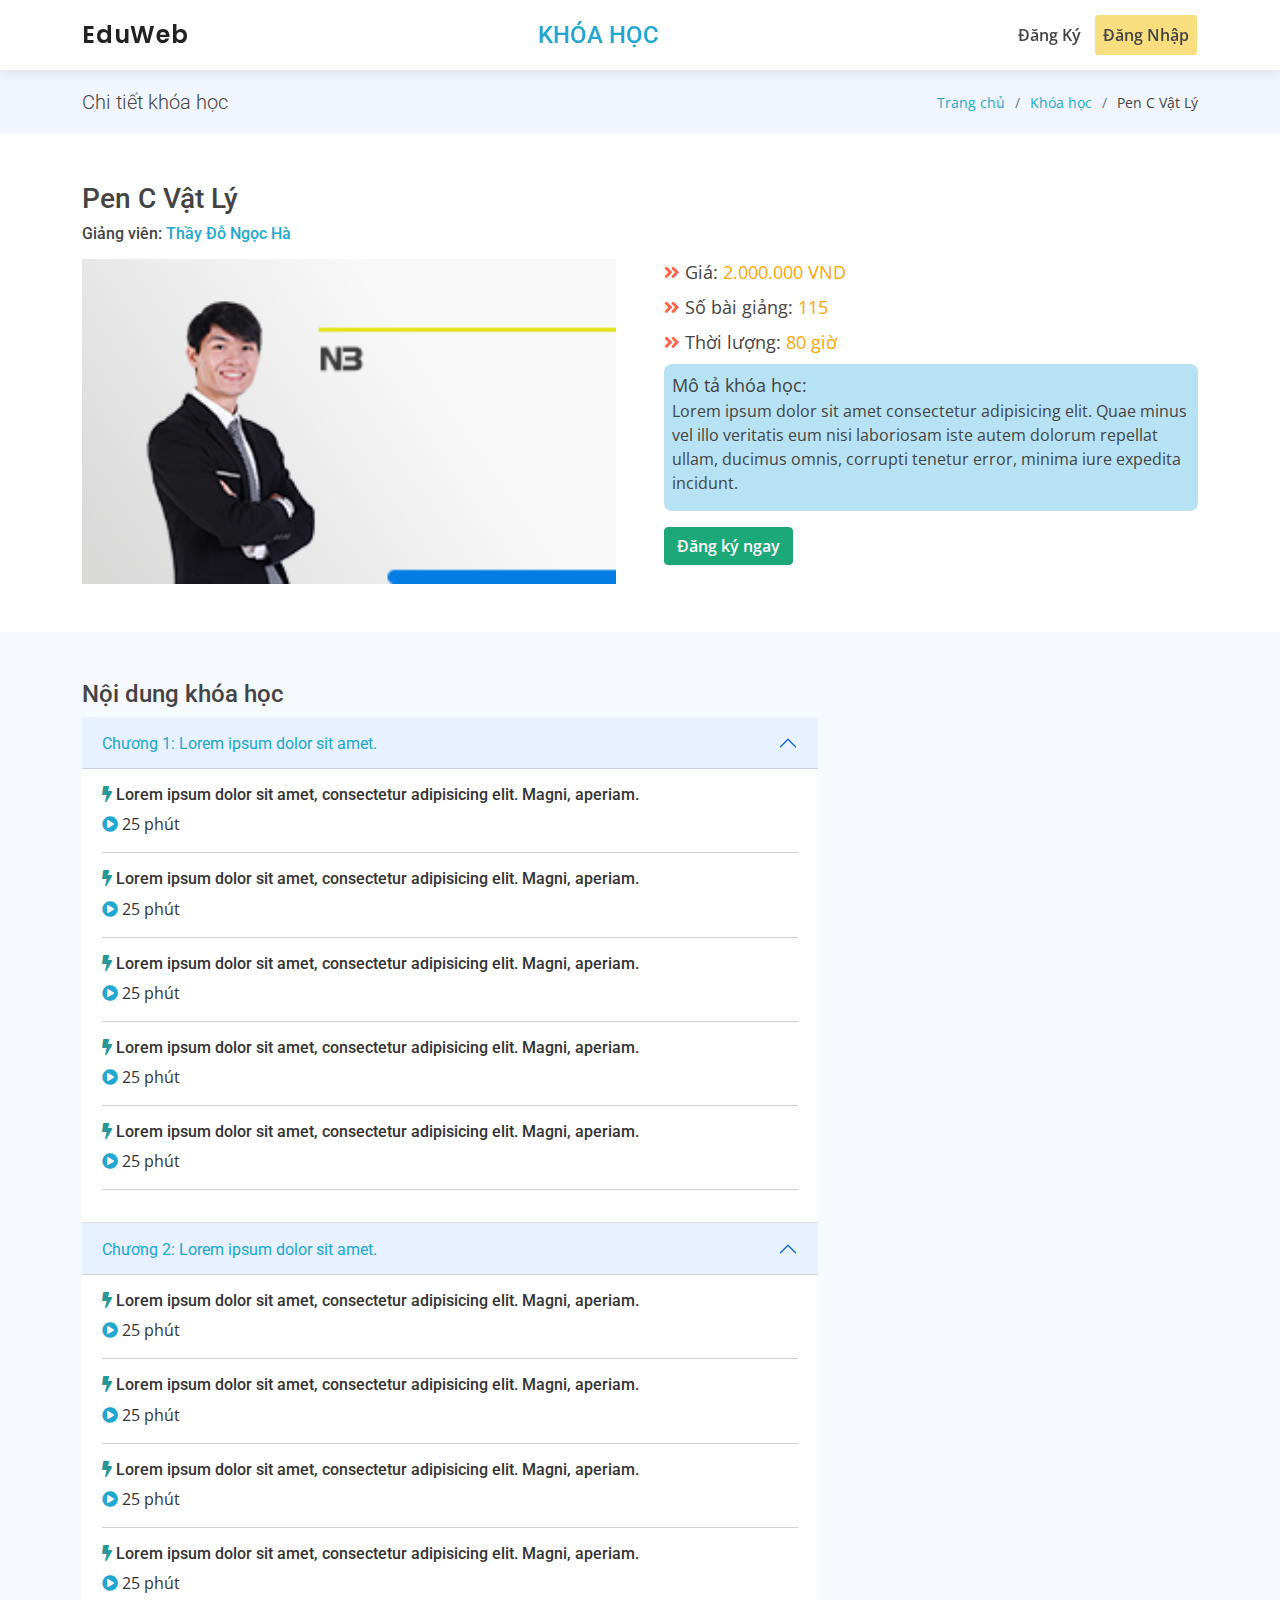
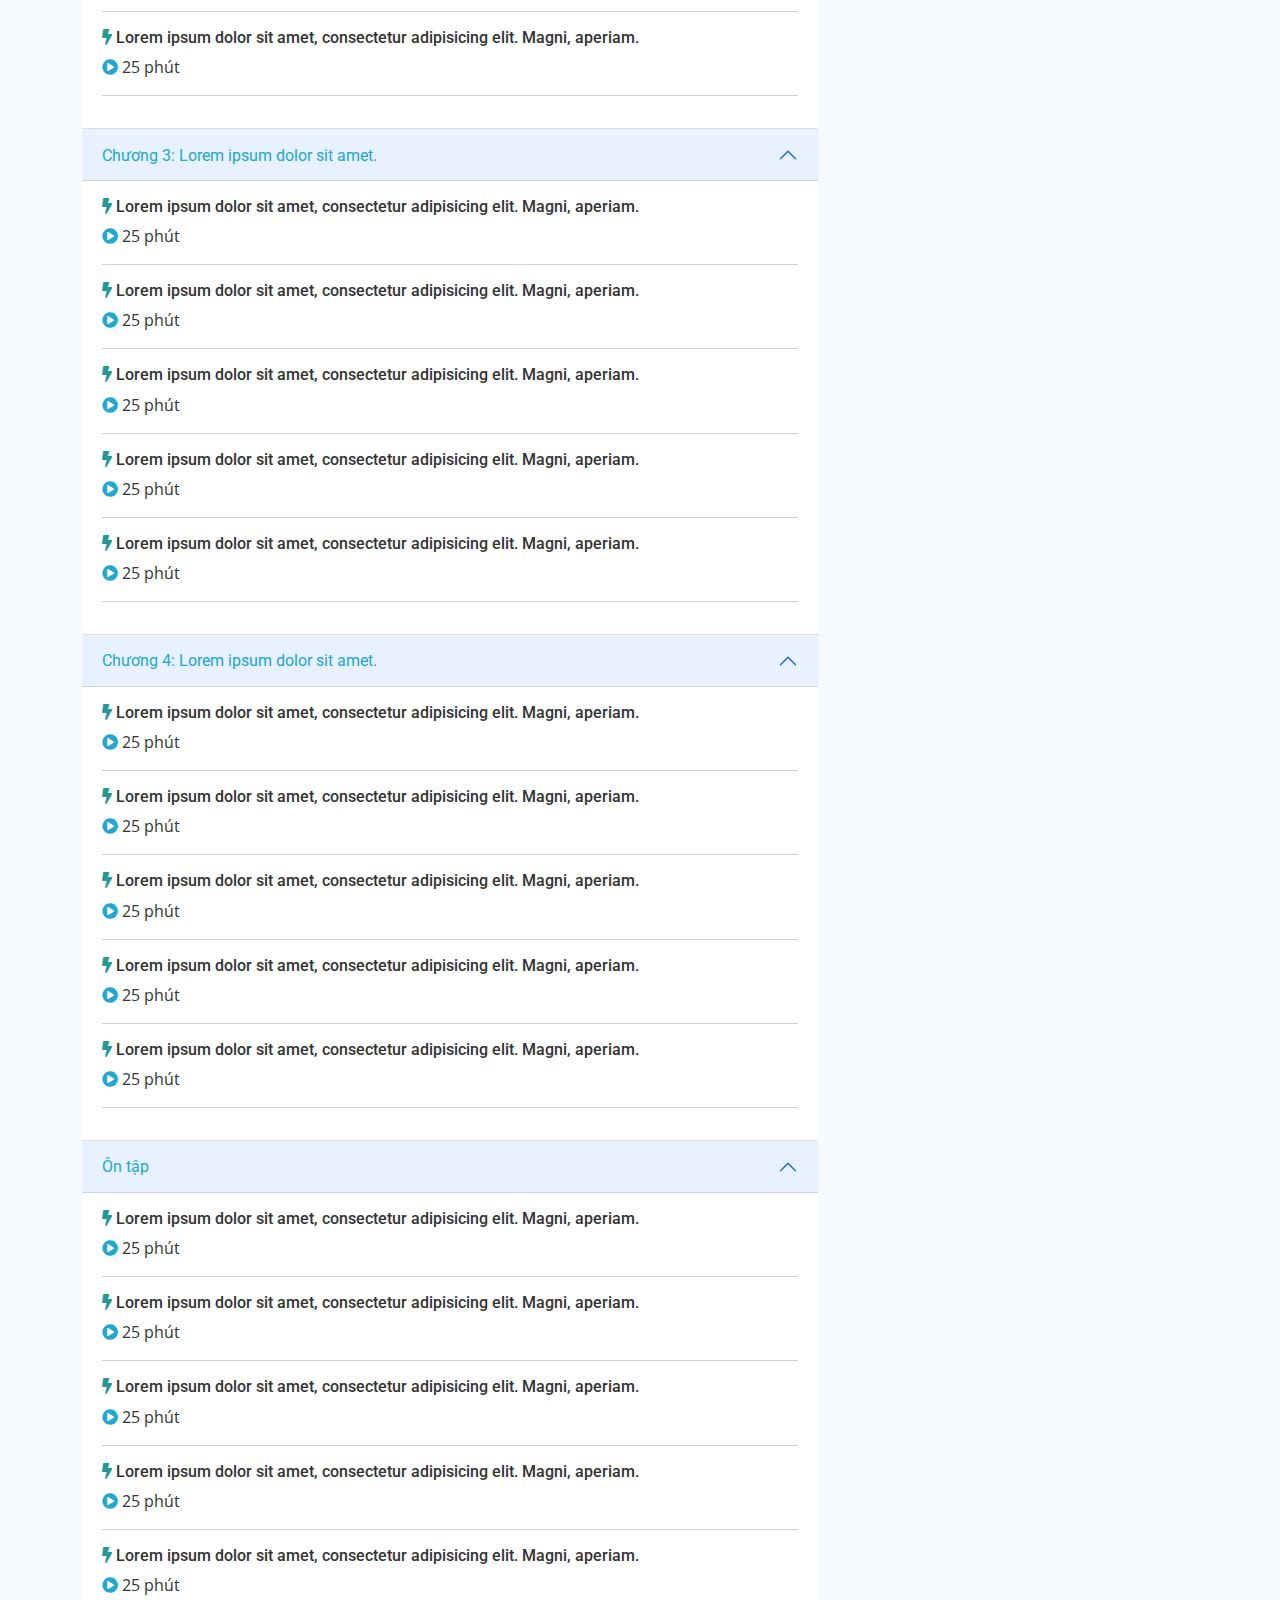
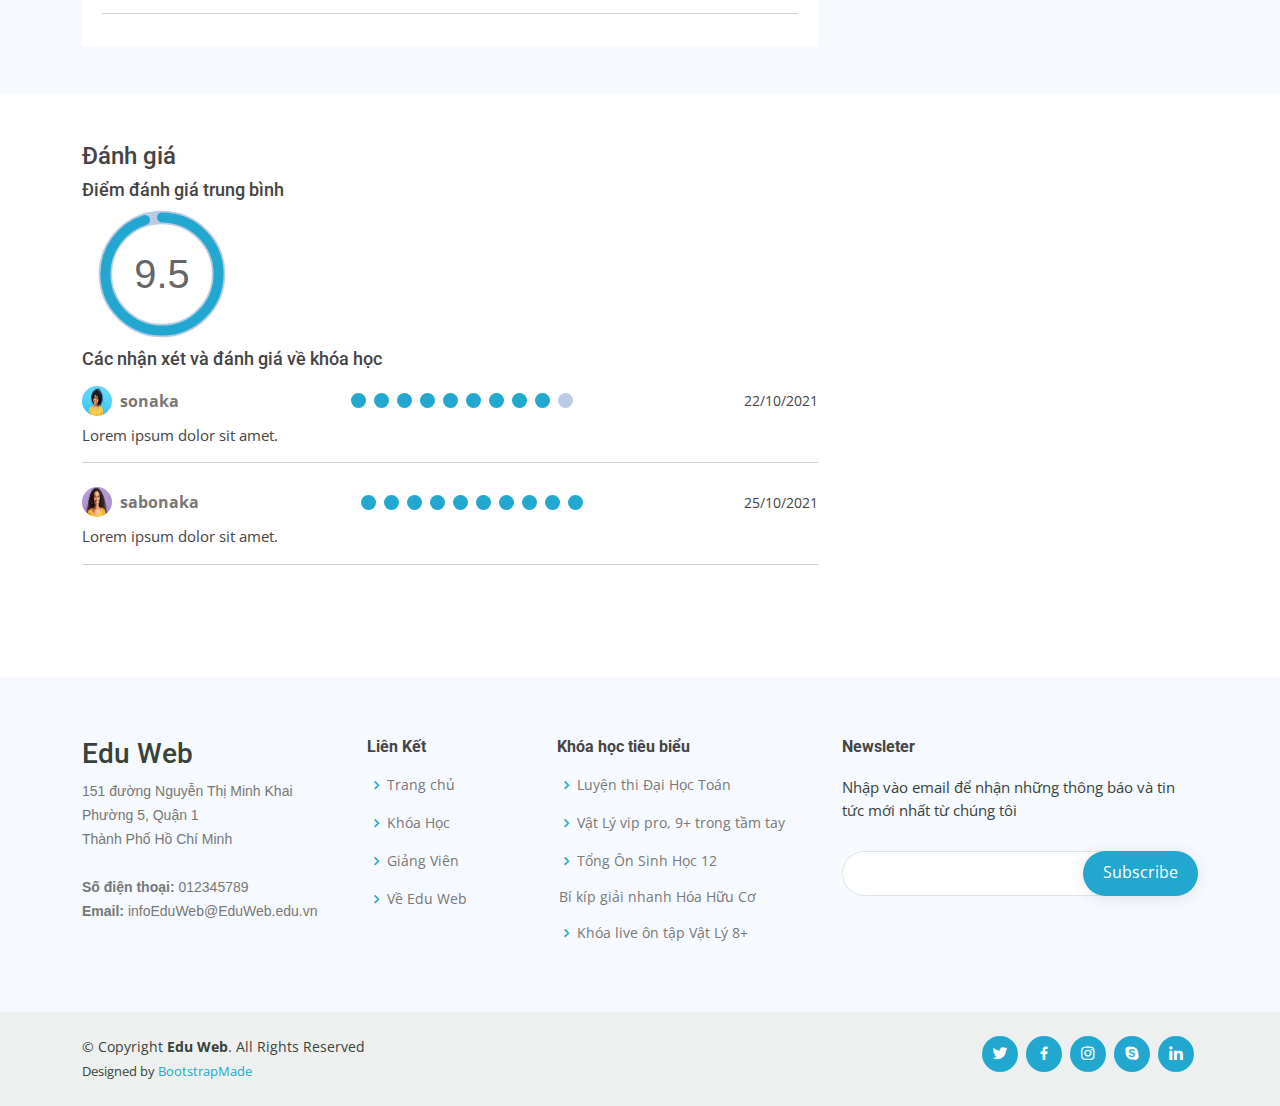
<file: video-course-detail.html>
<!DOCTYPE html>
<html lang="vi-VN">

<head>
    <meta charset="UTF-8">
    <meta http-equiv="X-UA-Compatible" content="IE=edge">
    <meta name="viewport" content="width=device-width, initial-scale=1.0">
    <!--icon-->
    <link href="./assets/ico/favicon.ico" rel="icon">
    <!--google fonts-->
    <link href="https://fonts.googleapis.com/css?family=Open+Sans:300,300i,400,400i,600,600i,700,700i|Roboto:300,300i,400,400i,500,500i,600,600i,700,700i|Poppins:300,300i,400,400i,500,500i,600,600i,700,700i" rel="stylesheet">
    <!--fa icon-->
    <link rel="stylesheet" href="https://cdnjs.cloudflare.com/ajax/libs/font-awesome/5.15.3/css/all.min.css">
    <!--vendor css file-->
    <link href="./assets/vendor/aos/aos.css" rel="stylesheet">
    <link href="./assets/vendor/bootstrap/css/bootstrap.min.css" rel="stylesheet">
    <link href="./assets/vendor/bootstrap-icons/bootstrap-icons.css" rel="stylesheet">
    <link href="./assets/vendor/boxicons/css/boxicons.min.css" rel="stylesheet">
    <link href="./assets/vendor/glightbox/css/glightbox.min.css" rel="stylesheet">
    <link href="./assets/vendor/swiper/swiper-bundle.min.css" rel="stylesheet">
    <!--main css-->
    <link rel="stylesheet" href="./assets/css/style.css">
    <title>Pen C Vật Lý</title>
</head>

<body>

    <!-- =====================Header============================ -->
    <header id="header" class="d-flex align-items-center">
        <div class="container-md d-flex align-items-center justify-content-between">
            <h1 class="logo"><a href="./index.html">EduWeb</a></h1>
            <!-- Uncomment below if you prefer to use an image logo -->
            <!-- <a href="index.html" class="logo"><img src="assets/img/logo.png" alt=""></a>-->

            <h2 class="d-none d-md-flex title text-uppercase">Khóa học</h2>

            <div class="register-login d-flex align-items-center">
                <a href="./register.html" class="register p-2 border rounded me-1">Đăng Ký</a>
                <a href="./login.html" class="login p-2 border rounded">Đăng Nhập</a>
            </div>
            <!-- <div class="user d-flex justify-content-between align-items-center gap-3 position-relative">
                <span class="user-name d-none d-md-inline">Akechi</span>
                <img src="../assets/img/default_avatar.jpg" alt="" class="user-avatar rounded-circle">
                <div class="user-dropdown position-absolute">
                    <ul>
                        <li><a href="./my/index.html"><span>Trang của tôi</span><i class="fas fa-user-circle"></i></a>
                        </li>
                        <li><a href="./my/profile.html"><span>Profile</span><i class="fas fa-user"></i></a></li>
                        <li><a href="#"><span>Cài đặt</span><i class="fas fa-cog"></i></a></li>
                        <li><a href="#"><span>Đăng xuất</span><i class="fas fa-sign-out-alt"></i></a></li>
                    </ul>
                </div>
            </div> -->
        </div>
    </header>

    <!-- ======= Breadcrumbs Section ======= -->
    <section class="breadcrumbs">
        <div class="container">
            <div class="d-flex justify-content-between align-items-center">
                <h2>Chi tiết khóa học</h2>
                <ol>
                    <li><a href="./index.html">Trang chủ</a></li>
                    <li><a href="./course.html">Khóa học</a></li>
                    <li>Pen C Vật Lý</li>
                </ol>
            </div>
        </div>
    </section>

    <!--============About Course Section==============-->
    <section class="about-course py-5">
        <div class="container-md">
            <h1 class="course-name">Pen C Vật Lý</h1>
            <h6 class="course-lecturer mb-3">Giảng viên: <a href="#">Thầy Đỗ Ngọc Hà</a></h6>
            <div class="row g-5 justify-content-center align-items-start">
                <div class="col-md-6">
                    <img class="w-100" src="./assets/img/course/pen-c-vat-li-1579707989.png" alt="...">
                </div>
                <div class="col-md-6 course-info">
                    <p class="mb-2"><i class="fas fa-angle-double-right"></i> Giá: <span>2.000.000 VND</span></p>
                    <p class="mb-2"><i class="fas fa-angle-double-right"></i> Số bài giảng: <span>115</span></p>
                    <p class="mb-2"><i class="fas fa-angle-double-right"></i> Thời lượng: <span>80 giờ</span></p>
                    <div>
                        <span>Mô tả khóa học: </span>
                        <p class="mb-2">Lorem ipsum dolor sit amet consectetur adipisicing elit. Quae minus vel illo veritatis eum nisi laboriosam iste autem dolorum repellat ullam, ducimus omnis, corrupti tenetur error, minima iure expedita incidunt.</p>
                    </div>
                    <a href="#!" class="btn btn-success course-register-btn " data-bs-toggle="modal" data-bs-target="#loginModal">Đăng ký ngay</a>
                </div>
            </div>
        </div>
    </section>

    <!--===============Login modal=========================-->
    <div class="modal fade" id="loginModal" tabindex="-1" aria-hidden="true">
        <div class="modal-dialog modal-dialog-centered">
            <div class="modal-content">
                <!-- Login Form -->
                <form action="">
                    <div class="modal-header">
                        <h5 class="modal-title">Đăng nhập để tiếp tục</h5>
                        <button type="button" class="btn-close" data-bs-dismiss="modal" aria-label="Close"></button>
                    </div>
                    <div class="modal-body">
                        <div class="mb-3">
                            <label for="username">Tài khoản/Email<span class="text-danger">(*)</span></label>
                            <input type="text" name="username" class="form-control" id="username" placeholder="Enter username or email" required>
                        </div>

                        <div class="mb-3">
                            <label for="password">Mật khẩu<span class="text-danger">(*)</span></label>
                            <input type="password" name="password" class="form-control" id="password" placeholder="Enter password" required>
                        </div>
                        <div class="mb-3">
                            <input class="form-check-input" type="checkbox" value="" id="remember" required>
                            <label class="form-check-label" for="remember">Remember Me</label>
                            <a href="#" class="float-end">Quên mật khẩu?</a>
                        </div>
                    </div>
                    <div class="modal-footer pt-4">
                        <button type="button" class="btn btn-primary btn-login mx-auto w-100">Đăng nhập</button>
                    </div>
                    <p class="text-center">Chưa có tài khoản? <a href="./register.html">Đăng ký ngay</a></p>
                </form>
            </div>
        </div>
    </div>

    <!--===============Video course content section=================-->
    <section class="video-course-content py-5 section-bg">
        <div class="container-md">
            <h2>Nội dung khóa học</h2>
            <div class="row">
                <div class="col-sm-12 co-md-10 col-lg-8">
                    <div class="accordion accordion-flush" id="course-content">
                        <div class="accordion-item chapter chapter-one">
                            <h2 class="accordion-header" id="headingOne">
                                <button class="accordion-button py-3" type="button" data-bs-toggle="collapse" data-bs-target="#collapseOne" aria-expanded="true" aria-controls="panelsStayOpen-collapseOne">
                              Chương 1: Lorem ipsum dolor sit amet.
                            </button>
                            </h2>
                            <div id="collapseOne" class="accordion-collapse collapse show" aria-labelledby="headingOne">
                                <div class="accordion-body video-show">
                                    <ul>
                                        <li>
                                            <a href="#">
                                                <h6><i class="fas fa-bolt"></i> Lorem ipsum dolor sit amet, consectetur adipisicing elit. Magni, aperiam.</h6>
                                                <span><i class="fas fa-play-circle"></i> 25 phút</span>
                                            </a>
                                            <hr>
                                        </li>
                                        <li>
                                            <a href="#">
                                                <h6><i class="fas fa-bolt"></i> Lorem ipsum dolor sit amet, consectetur adipisicing elit. Magni, aperiam.</h6>
                                                <span><i class="fas fa-play-circle"></i> 25 phút</span>
                                            </a>
                                            <hr>
                                        </li>
                                        <li>
                                            <a href="#">
                                                <h6><i class="fas fa-bolt"></i> Lorem ipsum dolor sit amet, consectetur adipisicing elit. Magni, aperiam.</h6>
                                                <span><i class="fas fa-play-circle"></i> 25 phút</span>
                                            </a>
                                            <hr>
                                        </li>
                                        <li>
                                            <a href="#">
                                                <h6><i class="fas fa-bolt"></i> Lorem ipsum dolor sit amet, consectetur adipisicing elit. Magni, aperiam.</h6>
                                                <span><i class="fas fa-play-circle"></i> 25 phút</span>
                                            </a>
                                            <hr>
                                        </li>
                                        <li>
                                            <a href="#">
                                                <h6><i class="fas fa-bolt"></i> Lorem ipsum dolor sit amet, consectetur adipisicing elit. Magni, aperiam.</h6>
                                                <span><i class="fas fa-play-circle"></i> 25 phút</span>
                                            </a>
                                            <hr>
                                        </li>
                                    </ul>
                                </div>
                            </div>
                        </div>
                        <div class="accordion-item chapter chapter-two">
                            <h2 class="accordion-header" id="headingTwo">
                                <button class="accordion-button py-3" type="button" data-bs-toggle="collapse" data-bs-target="#collapseTwo" aria-expanded="true" aria-controls="panelsStayOpen-collapseTwo">
                              Chương 2: Lorem ipsum dolor sit amet.
                            </button>
                            </h2>
                            <div id="collapseTwo" class="accordion-collapse collapse show" aria-labelledby="headingTwo">
                                <div class="accordion-body video-show">
                                    <ul>
                                        <li>
                                            <a href="#">
                                                <h6><i class="fas fa-bolt"></i> Lorem ipsum dolor sit amet, consectetur adipisicing elit. Magni, aperiam.</h6>
                                                <span><i class="fas fa-play-circle"></i> 25 phút</span>
                                            </a>
                                            <hr>
                                        </li>
                                        <li>
                                            <a href="#">
                                                <h6><i class="fas fa-bolt"></i> Lorem ipsum dolor sit amet, consectetur adipisicing elit. Magni, aperiam.</h6>
                                                <span><i class="fas fa-play-circle"></i> 25 phút</span>
                                            </a>
                                            <hr>
                                        </li>
                                        <li>
                                            <a href="#">
                                                <h6><i class="fas fa-bolt"></i> Lorem ipsum dolor sit amet, consectetur adipisicing elit. Magni, aperiam.</h6>
                                                <span><i class="fas fa-play-circle"></i> 25 phút</span>
                                            </a>
                                            <hr>
                                        </li>
                                        <li>
                                            <a href="#">
                                                <h6><i class="fas fa-bolt"></i> Lorem ipsum dolor sit amet, consectetur adipisicing elit. Magni, aperiam.</h6>
                                                <span><i class="fas fa-play-circle"></i> 25 phút</span>
                                            </a>
                                            <hr>
                                        </li>
                                        <li>
                                            <a href="#">
                                                <h6><i class="fas fa-bolt"></i> Lorem ipsum dolor sit amet, consectetur adipisicing elit. Magni, aperiam.</h6>
                                                <span><i class="fas fa-play-circle"></i> 25 phút</span>
                                            </a>
                                            <hr>
                                        </li>
                                    </ul>
                                </div>
                            </div>
                        </div>
                        <div class="accordion-item chapter chapter-three">
                            <h2 class="accordion-header" id="headingThree">
                                <button class="accordion-button py-3" type="button" data-bs-toggle="collapse" data-bs-target="#collapseThree" aria-expanded="true" aria-controls="panelsStayOpen-collapseOne">
                              Chương 3: Lorem ipsum dolor sit amet.
                            </button>
                            </h2>
                            <div id="collapseThree" class="accordion-collapse collapse show" aria-labelledby="headingThree">
                                <div class="accordion-body video-show">
                                    <ul>
                                        <li>
                                            <a href="#">
                                                <h6><i class="fas fa-bolt"></i> Lorem ipsum dolor sit amet, consectetur adipisicing elit. Magni, aperiam.</h6>
                                                <span><i class="fas fa-play-circle"></i> 25 phút</span>
                                            </a>
                                            <hr>
                                        </li>
                                        <li>
                                            <a href="#">
                                                <h6><i class="fas fa-bolt"></i> Lorem ipsum dolor sit amet, consectetur adipisicing elit. Magni, aperiam.</h6>
                                                <span><i class="fas fa-play-circle"></i> 25 phút</span>
                                            </a>
                                            <hr>
                                        </li>
                                        <li>
                                            <a href="#">
                                                <h6><i class="fas fa-bolt"></i> Lorem ipsum dolor sit amet, consectetur adipisicing elit. Magni, aperiam.</h6>
                                                <span><i class="fas fa-play-circle"></i> 25 phút</span>
                                            </a>
                                            <hr>
                                        </li>
                                        <li>
                                            <a href="#">
                                                <h6><i class="fas fa-bolt"></i> Lorem ipsum dolor sit amet, consectetur adipisicing elit. Magni, aperiam.</h6>
                                                <span><i class="fas fa-play-circle"></i> 25 phút</span>
                                            </a>
                                            <hr>
                                        </li>
                                        <li>
                                            <a href="#">
                                                <h6><i class="fas fa-bolt"></i> Lorem ipsum dolor sit amet, consectetur adipisicing elit. Magni, aperiam.</h6>
                                                <span><i class="fas fa-play-circle"></i> 25 phút</span>
                                            </a>
                                            <hr>
                                        </li>
                                    </ul>
                                </div>
                            </div>
                        </div>
                        <div class="accordion-item chapter chapter-four">
                            <h2 class="accordion-header" id="headingFour">
                                <button class="accordion-button py-3" type="button" data-bs-toggle="collapse" data-bs-target="#collapseFour" aria-expanded="true" aria-controls="panelsStayOpen-collapseOne">
                              Chương 4: Lorem ipsum dolor sit amet.
                            </button>
                            </h2>
                            <div id="collapseFour" class="accordion-collapse collapse show" aria-labelledby="headingFour">
                                <div class="accordion-body video-show">
                                    <ul>
                                        <li>
                                            <a href="#">
                                                <h6><i class="fas fa-bolt"></i> Lorem ipsum dolor sit amet, consectetur adipisicing elit. Magni, aperiam.</h6>
                                                <span><i class="fas fa-play-circle"></i> 25 phút</span>
                                            </a>
                                            <hr>
                                        </li>
                                        <li>
                                            <a href="#">
                                                <h6><i class="fas fa-bolt"></i> Lorem ipsum dolor sit amet, consectetur adipisicing elit. Magni, aperiam.</h6>
                                                <span><i class="fas fa-play-circle"></i> 25 phút</span>
                                            </a>
                                            <hr>
                                        </li>
                                        <li>
                                            <a href="#">
                                                <h6><i class="fas fa-bolt"></i> Lorem ipsum dolor sit amet, consectetur adipisicing elit. Magni, aperiam.</h6>
                                                <span><i class="fas fa-play-circle"></i> 25 phút</span>
                                            </a>
                                            <hr>
                                        </li>
                                        <li>
                                            <a href="#">
                                                <h6><i class="fas fa-bolt"></i> Lorem ipsum dolor sit amet, consectetur adipisicing elit. Magni, aperiam.</h6>
                                                <span><i class="fas fa-play-circle"></i> 25 phút</span>
                                            </a>
                                            <hr>
                                        </li>
                                        <li>
                                            <a href="#">
                                                <h6><i class="fas fa-bolt"></i> Lorem ipsum dolor sit amet, consectetur adipisicing elit. Magni, aperiam.</h6>
                                                <span><i class="fas fa-play-circle"></i> 25 phút</span>
                                            </a>
                                            <hr>
                                        </li>
                                    </ul>
                                </div>
                            </div>
                        </div>
                        <div class="accordion-item chapter chapter-five">
                            <h2 class="accordion-header" id="headingFive">
                                <button class="accordion-button py-3" type="button" data-bs-toggle="collapse" data-bs-target="#collapseFive" aria-expanded="true" aria-controls="panelsStayOpen-collapseOne">
                              Ôn tập
                            </button>
                            </h2>
                            <div id="collapseFive" class="accordion-collapse collapse show" aria-labelledby="headingFive">
                                <div class="accordion-body video-show">
                                    <ul>
                                        <li>
                                            <a href="#">
                                                <h6><i class="fas fa-bolt"></i> Lorem ipsum dolor sit amet, consectetur adipisicing elit. Magni, aperiam.</h6>
                                                <span><i class="fas fa-play-circle"></i> 25 phút</span>
                                            </a>
                                            <hr>
                                        </li>
                                        <li>
                                            <a href="#">
                                                <h6><i class="fas fa-bolt"></i> Lorem ipsum dolor sit amet, consectetur adipisicing elit. Magni, aperiam.</h6>
                                                <span><i class="fas fa-play-circle"></i> 25 phút</span>
                                            </a>
                                            <hr>
                                        </li>
                                        <li>
                                            <a href="#">
                                                <h6><i class="fas fa-bolt"></i> Lorem ipsum dolor sit amet, consectetur adipisicing elit. Magni, aperiam.</h6>
                                                <span><i class="fas fa-play-circle"></i> 25 phút</span>
                                            </a>
                                            <hr>
                                        </li>
                                        <li>
                                            <a href="#">
                                                <h6><i class="fas fa-bolt"></i> Lorem ipsum dolor sit amet, consectetur adipisicing elit. Magni, aperiam.</h6>
                                                <span><i class="fas fa-play-circle"></i> 25 phút</span>
                                            </a>
                                            <hr>
                                        </li>
                                        <li>
                                            <a href="#">
                                                <h6><i class="fas fa-bolt"></i> Lorem ipsum dolor sit amet, consectetur adipisicing elit. Magni, aperiam.</h6>
                                                <span><i class="fas fa-play-circle"></i> 25 phút</span>
                                            </a>
                                            <hr>
                                        </li>
                                    </ul>
                                </div>
                            </div>
                        </div>
                    </div>
                </div>
            </div>
    </section>

    <!--================Feedback section========================-->
    <section class="feedback py-5">
        <div class="container-md">
            <h2>Đánh giá</h2>
            <div>
                <h3>Điểm đánh giá trung bình</h3>
                <!-- <div class="d-flex align-items-center">
                    <div class="avg-score" style="--avg-score: 9.5;"></div>
                    <span>9.5</span>
                </div> -->
                <div class="single-chart">
                    <svg viewBox="0 0 36 36" class="circular-chart">
                    <path class="circle-bg"
                        d="M18 2.0845
                        a 15.9155 15.9155 0 0 1 0 31.831
                        a 15.9155 15.9155 0 0 1 0 -31.831"
                    />
                    <path class="circle"
                        stroke-dasharray="95, 100"
                        d="M18 2.0845
                        a 15.9155 15.9155 0 0 1 0 31.831
                        a 15.9155 15.9155 0 0 1 0 -31.831"
                    />
                    <text x="18" y="22" class="score">9.5</text>
                    </svg>
                </div>
            </div>
            <div>
                <h3>Các nhận xét và đánh giá về khóa học</h3>
                <div class="row d-flex justify-content-start align-items-center">
                    <div class="col-md-8">
                        <div class="feedback-item">
                            <div class="d-flex justify-content-between align-items-center py-2">
                                <div class="user d-flex flex-row align-items-center">
                                    <img width="30" height="30" src="./assets/img/user/download.jfif" alt=".." class="user-img rounded-circle me-2">
                                    <div class="user-name fw-bold">sonaka</div>
                                </div>
                                <div class="score d-flex flex-row">
                                    <div class="dot mx-1 rounded-circle bg-secondary active">
                                    </div>
                                    <div class="dot mx-1 rounded-circle bg-secondary active">
                                    </div>
                                    <div class="dot mx-1 rounded-circle bg-secondary active">
                                    </div>
                                    <div class="dot mx-1 rounded-circle bg-secondary active">
                                    </div>
                                    <div class="dot mx-1 rounded-circle bg-secondary active">
                                    </div>
                                    <div class="dot mx-1 rounded-circle bg-secondary active">
                                    </div>
                                    <div class="dot mx-1 rounded-circle bg-secondary active">
                                    </div>
                                    <div class="dot mx-1 rounded-circle bg-secondary active">
                                    </div>
                                    <div class="dot mx-1 rounded-circle bg-secondary active">
                                    </div>
                                    <div class="dot mx-1 rounded-circle bg-secondary">
                                    </div>
                                </div>
                                <small>22/10/2021</small>
                            </div>
                            <div class="comment">
                                <p>Lorem ipsum dolor sit amet.</p>
                            </div>
                            <hr>
                        </div>
                        <div class="feedback-item">
                            <div class="d-flex justify-content-between align-items-center py-2">
                                <div class="user d-flex flex-row align-items-center">
                                    <img width="30" height="30" src="./assets/img/user/download (1).jfif" alt=".." class="user-img rounded-circle me-2">
                                    <div class="user-name fw-bold">sabonaka</div>
                                </div>
                                <div class="score d-flex flex-row">
                                    <div class="dot mx-1 rounded-circle bg-secondary active">
                                    </div>
                                    <div class="dot mx-1 rounded-circle bg-secondary active">
                                    </div>
                                    <div class="dot mx-1 rounded-circle bg-secondary active">
                                    </div>
                                    <div class="dot mx-1 rounded-circle bg-secondary active">
                                    </div>
                                    <div class="dot mx-1 rounded-circle bg-secondary active">
                                    </div>
                                    <div class="dot mx-1 rounded-circle bg-secondary active">
                                    </div>
                                    <div class="dot mx-1 rounded-circle bg-secondary active">
                                    </div>
                                    <div class="dot mx-1 rounded-circle bg-secondary active">
                                    </div>
                                    <div class="dot mx-1 rounded-circle bg-secondary active">
                                    </div>
                                    <div class="dot mx-1 rounded-circle bg-secondary active">
                                    </div>
                                </div>
                                <small>25/10/2021</small>
                            </div>
                            <div class="comment">
                                <p>Lorem ipsum dolor sit amet.</p>
                            </div>
                            <hr>
                        </div>
                    </div>
                </div>
            </div>
        </div>
    </section>

    <!-- ======= Footer ======= -->
    <footer id="footer">

        <div class="footer-top section-bg mt-5">
            <div class="container ">
                <div class="row ">

                    <div class="col-lg-3 col-md-6 footer-contact">
                        <h3>Edu Web</h3>
                        <p>
                            151 đường Nguyễn Thị Minh Khai <br> Phường 5, Quận 1<br> Thành Phố Hồ Chí Minh <br><br>
                            <strong>Số điện thoại:</strong> 012345789<br>
                            <strong>Email:</strong> infoEduWeb@EduWeb.edu.vn<br>
                        </p>
                    </div>

                    <div class="col-lg-2 col-md-6 footer-links">
                        <h4>Liên Kết</h4>
                        <ul>
                            <li><i class="bx bx-chevron-right"></i> <a href="./index.html">Trang chủ</a></li>
                            <li><i class="bx bx-chevron-right"></i> <a href="./course.html">Khóa Học</a></li>
                            <li><i class="bx bx-chevron-right"></i> <a href="#">Giảng Viên</a></li>
                            <li><i class="bx bx-chevron-right"></i> <a href="#">Về Edu Web</a></li>
                            </li>
                        </ul>
                    </div>

                    <div class="col-lg-3 col-md-6 footer-links">
                        <h4>Khóa học tiêu biểu</h4>
                        <ul>
                            <li><i class="bx bx-chevron-right"></i> <a href="#">Luyện thi Đại Học Toán</a></li>
                            <li><i class="bx bx-chevron-right"></i> <a href="#">Vật Lý vip pro, 9+ trong tầm tay</a></li>
                            <li><i class="bx bx-chevron-right"></i> <a href="#">Tổng Ôn Sinh Học 12</a></li>
                            <li><i class="bx bx-chevron-righ"></i> <a href="#">Bí kíp giải nhanh Hóa Hữu Cơ</a></li>
                            <li><i class="bx bx-chevron-right"></i> <a href="#">Khóa live ôn tập Vật Lý 8+</a></li>
                        </ul>
                    </div>

                    <div class="col-lg-4 col-md-6 footer-newsletter">
                        <h4>Newsleter</h4>
                        <p>Nhập vào email để nhận những thông báo và tin tức mới nhất từ chúng tôi</p>
                        <form action=" " method="post ">
                            <input type="email" name="email"><input type="submit" value="Subscribe">
                        </form>
                    </div>

                </div>
            </div>
        </div>

        <div class="container d-md-flex py-4">

            <div class="me-md-auto text-center text-md-start">
                <div class="copyright">
                    &copy; Copyright <strong><span>Edu Web</span></strong>. All Rights Reserved
                </div>
                <div class="credits">
                    Designed by <a href="https://bootstrapmade.com/">BootstrapMade</a>
                </div>
            </div>
            <div class="social-links text-center text-md-right pt-3 pt-md-0">
                <a href="# " class="twitter"><i class="bx bxl-twitter"></i></a>
                <a href="# " class="facebook"><i class="bx bxl-facebook "></i></a>
                <a href="# " class="instagram"><i class="bx bxl-instagram"></i></a>
                <a href="# " class="google-plus"><i class="bx bxl-skype"></i></a>
                <a href="# " class="linkedin"><i class="bx bxl-linkedin"></i></a>
            </div>
        </div>
    </footer>


    <!--Preload and back to top button-->
    <div id="preloader"></div>
    <a href="#" class="back-to-top d-flex align-items-center justify-content-center"><i class="bi bi-arrow-up-short"></i></a>

    <!--Vendor js file-->
    <script src="./assets/vendor/aos/aos.js "></script>
    <script src="./assets/vendor/bootstrap/js/bootstrap.bundle.min.js "></script>
    <script src="./assets/vendor/glightbox/js/glightbox.min.js "></script>
    <script src="./assets/vendor/isotope-layout/isotope.pkgd.min.js "></script>
    <script src="./assets/vendor/php-email-form/validate.js "></script>
    <script src="./assets/vendor/purecounter/purecounter.js "></script>
    <script src="./assets/vendor/swiper/swiper-bundle.min.js "></script>
    <script src="./assets/vendor/waypoints/noframework.waypoints.js "></script>
    <!--main script-->
    <script src="./assets/js/main.js "></script>
</body>

</html>
</file>
<file: assets/css/style.css>
/*======================General===========================*/

 :root {
    margin: 0;
    padding: 0;
    --main-color: #21a7d0;
}

.text-main {
    color: var(--main-color) !important;
}

.bg-main {
    background-color: var(--main-color) !important;
}

.border-main {
    border: 1px solid var(--main-color) !important;
}

body {
    font-family: "Open Sans", sans-serif;
    color: #444444;
}

a {
    text-decoration: none;
}

a:hover {
    text-decoration: none;
}

h1,
h2,
h3,
h4,
h5,
h6 {
    font-family: "Roboto", sans-serif;
}


/*==========================Topbar===========================*/

#topbar {
    background: var(--main-color);
    height: 60px;
    font-size: 14px;
    transition: all 0.5s;
    color: #fff;
    padding: 0;
}

#topbar .contact-info i {
    font-style: normal;
    color: #fff;
}

#topbar .contact-info i a,
#topbar .contact-info i span {
    padding-left: 5px;
    color: #fff;
}

#topbar .contact-info i a {
    line-height: 0;
    transition: 0.3s;
}

#topbar .contact-info i a:hover {
    color: #fff;
    text-decoration: underline;
}

#topbar .register-login a {
    color: #fff;
    transition: 0.3s;
    font-weight: 600;
}

#topbar .register-login .login {
    background-color: #f8de7e;
    color: #444;
    border-color: #f8de7e;
}

#topbar .register-login a:hover {
    color: #169CBF;
    background-color: #fff;
}

#topbar .user-avatar {
    width: 36px;
    height: 36px;
}

#topbar .user-name {
    font-size: 18px;
    font-weight: 600;
}

#topbar .user {
    cursor: pointer;
}

#topbar .user:hover .user-dropdown {
    display: block;
}

.user-dropdown {
    top: 100%;
    right: 0;
    width: 200px;
    background-color: var(--main-color);
    margin-top: 20px;
    z-index: 999;
    border-radius: 4px;
    display: none;
}

.user-dropdown::before {
    content: '';
    width: 200px;
    height: 20px;
    position: absolute;
    bottom: 100%;
    left: 0;
    background-color: transparent;
}

.user-dropdown ul {
    padding: 0;
    margin-bottom: 0;
    list-style: none;
}

.user-dropdown ul a {
    display: flex;
    width: 100%;
    padding: 8px 10px 8px 10px;
    justify-content: space-between;
    align-items: center;
    color: #fff;
    transition: all ease-in-out 0.3s;
}

.user-dropdown ul a:hover {
    background-color: rgb(17, 124, 151);
}

.user-dropdown ul li:first-child::before {
    position: absolute;
    content: '';
    right: 8px;
    top: 0;
    transform: translateY(-100%);
    border-left: 10px solid transparent;
    border-right: 10px solid transparent;
    border-bottom: 10px solid var(--main-color);
    transition: all ease-in-out 0.3s;
}

.user-dropdown ul li:first-child:hover::before {
    border-bottom-color: rgb(17, 124, 151);
}


/*===========================Header==============================*/

#header {
    background: #fff;
    transition: all 0.5s;
    z-index: 997;
    height: 86px;
    box-shadow: 0px 2px 15px rgba(0, 0, 0, 0.1);
}

#header.fixed-top {
    height: 70px;
}

#header .logo {
    font-size: 24px;
    margin: 0;
    padding: 0;
    line-height: 1;
    font-weight: 600;
    letter-spacing: 0.8px;
    font-family: "Poppins", sans-serif;
}

#header .logo a {
    color: #222222;
}

#header .logo img {
    max-height: 40px;
}

.scrolled-offset {
    margin-top: 70px;
}

#header .user-avatar {
    width: 36px;
    height: 36px;
}

#header .user-name {
    font-size: 18px;
    font-weight: 600;
}

#header .user {
    cursor: pointer;
}

#header .user:hover .user-dropdown {
    display: block;
}


/*===============Search bar======================*/

.searchbar {
    padding-left: 20px;
}

.searchbar .search-input {
    width: 100%;
    padding: 12px 24px;
    background-color: transparent;
    transition: transform 250ms ease-in-out;
    font-size: 14px;
    line-height: 16px;
    color: #222222;
    background-color: transparent;
    background-image: url("data:image/svg+xml;charset=utf8,%3Csvg xmlns='http://www.w3.org/2000/svg' width='24' height='24' viewBox='0 0 24 24'%3E%3Cpath d='M15.5 14h-.79l-.28-.27C15.41 12.59 16 11.11 16 9.5 16 5.91 13.09 3 9.5 3S3 5.91 3 9.5 5.91 16 9.5 16c1.61 0 3.09-.59 4.23-1.57l.27.28v.79l5 4.99L20.49 19l-4.99-5zm-6 0C7.01 14 5 11.99 5 9.5S7.01 5 9.5 5 14 7.01 14 9.5 11.99 14 9.5 14z'/%3E%3Cpath d='M0 0h24v24H0z' fill='none'/%3E%3C/svg%3E");
    background-repeat: no-repeat;
    background-size: 18px 18px;
    background-position: 95% center;
    border-radius: 50px;
    border: 1px solid #222222;
    transition: all 250ms ease-in-out;
    backface-visibility: hidden;
    transform-style: preserve-3d;
}

.searchbar .search-input::placeholder {
    color: rgba(87, 87, 86, 0.8);
    font-size: 12px;
    text-transform: uppercase;
    letter-spacing: 1.5px;
}

.searchbar .search-input:hover,
.searchbar .search-input:focus {
    padding: 12px 0;
    outline: 0;
    border: 1px solid transparent;
    border-bottom: 1px solid #222222;
    border-radius: 0;
    background-position: 100% center;
}

@media (max-width: 1209px) {
    .searchbar {
        display: none !important;
    }
}

@media (min-width: 992px) and (max-width: 1209px) {
    .ipad-pro-search {
        display: block !important;
    }
    .navbar li:last-child {
        padding-left: 16px;
    }
}


/*==============Desktop Navigation=================*/

.navbar {
    padding: 0;
}

.navbar ul {
    margin: 0;
    padding: 0;
    display: flex;
    list-style: none;
    align-items: center;
}

.navbar li {
    position: relative;
}

.navbar>ul>li {
    white-space: nowrap;
    padding: 10px 0 10px 28px;
}

.navbar a,
.navbar a:focus {
    display: flex;
    align-items: center;
    justify-content: space-between;
    padding: 0 3px;
    font-size: 15px;
    font-weight: 600;
    color: #222222;
    white-space: nowrap;
    transition: 0.3s;
    position: relative;
}

.navbar a i,
.navbar a:focus i {
    font-size: 12px;
    line-height: 0;
    margin-left: 5px;
}

.navbar>ul>li>a:before {
    content: "";
    position: absolute;
    width: 100%;
    height: 2px;
    bottom: -6px;
    left: 0;
    background-color: var(--main-color);
    visibility: hidden;
    width: 0px;
    transition: all 0.3s ease-in-out 0s;
}

.navbar a:hover:before,
.navbar li:hover>a:before,
.navbar .active:before {
    visibility: visible;
    width: 100%;
}

.navbar a:hover,
.navbar .active,
.navbar .active:focus,
.navbar li:hover>a {
    color: var(--main-color);
}

.navbar .dropdown ul {
    display: block;
    position: absolute;
    left: 28px;
    top: calc(100% + 30px);
    margin: 0;
    padding: 10px 0;
    z-index: 99;
    opacity: 0;
    visibility: hidden;
    background: #fff;
    box-shadow: 0px 0px 30px rgba(127, 137, 161, 0.25);
    transition: 0.3s;
}

.navbar .dropdown ul li {
    min-width: 200px;
}

.navbar .dropdown ul a {
    padding: 10px 20px;
    font-weight: 400;
}

.navbar .dropdown ul a i {
    font-size: 12px;
}

.navbar .dropdown ul a:hover,
.navbar .dropdown ul .active:hover,
.navbar .dropdown ul li:hover>a {
    color: var(--main-color);
}

.navbar .dropdown:hover>ul {
    opacity: 1;
    top: 100%;
    visibility: visible;
}

.navbar .dropdown .dropdown ul {
    top: 0;
    left: calc(100% - 30px);
    visibility: hidden;
}

.navbar .dropdown .dropdown:hover>ul {
    opacity: 1;
    top: 0;
    left: 100%;
    visibility: visible;
}

@media (max-width: 1366px) {
    .navbar .dropdown .dropdown ul {
        left: -90%;
    }
    .navbar .dropdown .dropdown:hover>ul {
        left: -100%;
    }
}


/*====================Mobile Navigation ========================*/

.mobile-nav-toggle {
    color: #222222;
    font-size: 28px;
    cursor: pointer;
    display: none;
    line-height: 0;
    transition: 0.5s;
}

.mobile-nav-toggle.bi-x {
    color: #fff;
}

@media (max-width: 991px) {
    .mobile-nav-toggle {
        display: block;
    }
    .navbar ul {
        display: none;
    }
}

.navbar-mobile {
    position: fixed;
    overflow: hidden;
    top: 0;
    right: 0;
    left: 0;
    bottom: 0;
    background: rgba(9, 9, 9, 0.9);
    transition: 0.3s;
    z-index: 999;
}

.navbar-mobile .mobile-nav-toggle {
    position: absolute;
    top: 15px;
    right: 15px;
}

.navbar-mobile ul {
    display: block;
    position: absolute;
    top: 55px;
    right: 15px;
    bottom: 15px;
    left: 15px;
    padding: 10px 0;
    background-color: #fff;
    overflow-y: auto;
    transition: 0.3s;
}

.navbar-mobile a,
.navbar-mobile a:focus {
    padding: 10px 20px;
    font-size: 15px;
    color: #222222;
}

.navbar-mobile .li-login {
    padding-left: 0px;
}

.navbar-mobile .login,
.navbar-mobile .login:focus {
    background-color: #f8de7e;
    color: #444;
    border-color: #f8de7e;
}

.navbar-mobile .navbar-mobile>ul>li {
    padding: 0;
}

.navbar-mobile a:hover:before,
.navbar-mobile li:hover>a:before,
.navbar-mobile .active:before {
    visibility: hidden;
}

.navbar-mobile a:hover,
.navbar-mobile .active,
.navbar-mobile li:hover>a {
    color: var(--main-color);
}

.navbar-mobile .getstarted,
.navbar-mobile .getstarted:focus {
    margin: 15px;
}

.navbar-mobile .dropdown ul {
    position: static;
    display: none;
    margin: 10px 20px;
    padding: 10px 0;
    z-index: 99;
    opacity: 1;
    visibility: visible;
    background: #fff;
    box-shadow: 0px 0px 30px rgba(127, 137, 161, 0.25);
}

.navbar-mobile .dropdown ul li {
    min-width: 200px;
}

.navbar-mobile .dropdown ul a {
    padding: 10px 20px;
}

.navbar-mobile .dropdown ul a i {
    font-size: 12px;
}

.navbar-mobile .dropdown ul a:hover,
.navbar-mobile .dropdown ul .active:hover,
.navbar-mobile .dropdown ul li:hover>a {
    color: var(--main-color);
}

.navbar-mobile .dropdown>.dropdown-active {
    display: block;
}


/*=====================Showcasw Section=====================*/

#showcase .get-started-link {
    font-weight: 600;
    border-color: var(--main-color);
    color: #fff;
    background-color: var(--main-color);
    width: auto;
    border-radius: 20px;
}

#showcase .get-started-link:hover {
    text-decoration: none;
    color: #fff;
    background-color: #269898;
    border-color: #269898;
}

@media(max-width: 991px) {
    #showcase {
        background-image: url('../img/brandi-redd-aJTiW00qqtI-unsplash.jpg');
        background-size: contain;
    }
    #showcase .get-started {
        justify-content: center !important;
    }
    #showcase h1 {
        font-size: 32px;
        text-shadow: -2px 2px 10px #fff;
    }
    #showcase p {
        font-size: 16px;
        font-weight: 500;
    }
}


/*================ Section General=================*/

.section-bg {
    background-color: #f6f9fe;
}

.section-title h2 {
    font-size: 13px;
    letter-spacing: 1px;
    font-weight: 700;
    padding: 8px 20px;
    background: #e7f1fd;
    color: var(--main-color);
    display: inline-block;
    text-transform: uppercase;
    border-radius: 50px;
}

.section-title h3 {
    font-size: 24px;
    font-weight: 700;
}

.section-title h3 span {
    color: var(--main-color);
}

.section-title p {
    font-weight: 600;
}


/*================About section======================*/


/*============Course Section=============*/

.course .course-filters {
    padding: 0;
    margin: 0 auto 15px auto;
    list-style: none;
    text-align: center;
    border-radius: 50px;
    padding: 2px 15px;
}

.course .course-filters li {
    cursor: pointer;
    display: inline-block;
    padding: 10px 20px 8px 20px;
    font-size: 16px;
    font-weight: 600;
    line-height: 1;
    text-transform: uppercase;
    color: #444444;
    margin-bottom: 5px;
    transition: all 0.3s ease-in-out;
}

@media(max-width: 991px) {
    .course .course-filters {
        padding-left: 0;
        padding-right: 0;
    }
    .course .course-filters li {
        padding: 10px 5px 8px 5px;
        font-size: 14px;
    }
}

.course .course-filters li:hover,
.course .course-filters li.filter-active {
    color: var(--main-color);
}

.course .all-course {
    font-size: 15px;
}

.course .all-course-link:hover {
    text-decoration: underline;
    /* opacity: 0.7; */
}

.course .course-item .card {
    z-index: 2;
    box-shadow: 2px 2px 8px #999;
    cursor: pointer;
    transition: 0.3s;
}

.course .course-item .card:hover {
    transform: translateY(-8px);
    z-index: 12;
}

.course .course-item:hover .course-detail,
.course .course-item .course-detail:hover {
    display: flex !important;
    align-items: center;
    margin-bottom: 16px;
}

.course .course-detail-link {
    background-color: var(--main-color);
    font-weight: 550;
    border-radius: 20px;
    border-color: var(--main-color);
    outline: none;
    box-shadow: -2px -2px 5px #777;
}

.course .course-detail-link:hover {
    background-color: #269898;
    border-color: #269898;
}

.course .course-name {
    text-shadow: 1px 1px 2px #999;
}

.course .course-lecturer .course-lecturer-name {
    color: var(--main-color);
}


/* .course .course-lecturer .course-lecturer-name:hover {
    opacity: 0.7;
} */

.course .course-item h6 {
    font-size: 15px;
}

.course .course-item p {
    color: #666;
    font-size: 14px;
    padding: 3px;
    margin: 0;
}

.course .course-item p span {
    color: #dcb12e;
}

#course .course-item p i {
    padding: 3px;
    color: rgb(17, 116, 75);
}


/*=====================lecturer Section=========================*/

#lecturer .all-lecturer {
    margin-bottom: 26px;
    font-size: 15px;
}

#lecturer .all-lecturer-link:hover {
    text-decoration: underline;
    /* opacity: 0.7; */
}

#lecturer .lecturer-item .card {
    cursor: pointer;
    box-shadow: 2px 2px 8px #333;
    transition: 0.3s;
}

#lecturer .lecturer-item .card:hover {
    transform: translate3d(0, -8px, 10px);
}

#lecturer .lecturer-name {
    color: #222222;
    font-size: 18px;
    font-weight: 500;
}

#lecturer .lecturer-container p {
    color: #666;
    font-size: 14px;
    font-weight: 600;
    padding: 3px;
    margin: 0;
}

#lecturer .lecturer-container p span {
    color: #64a279;
}

#lecturer .lecturer-container p i {
    padding: 3px;
    color: rgba(173, 110, 16, 0.918);
}

#lecturer .lecturer-container .lecturer-detail {
    position: absolute;
    font-weight: 550;
    bottom: 20px;
    right: 20px;
    font-size: 14px;
    display: none;
    width: auto;
}

#lecturer .lecturer-item:hover .lecturer-detail,
#lecturer .lecturer-item .lecturer-detail:hover {
    display: inline-block;
}


/* #lecturer .lecturer-container .lecturer-detail:hover {
    opacity: 0.7;
} */


/*===================Footer======================*/

#footer {
    color: #37423b;
    font-size: 14px;
    background: #eef0ef;
}

#footer .footer-top {
    padding: 60px 0 30px 0;
}

#footer .footer-top .footer-contact {
    margin-bottom: 30px;
}

#footer .footer-top .footer-contact h4 {
    font-size: 22px;
    margin: 0 0 30px 0;
    padding: 2px 0 2px 0;
    line-height: 1;
    font-weight: 700;
}

#footer .footer-top .footer-contact p {
    font-size: 14px;
    line-height: 24px;
    margin-bottom: 0;
    font-family: "Raleway", sans-serif;
    color: #777777;
}

#footer .footer-top h4 {
    font-size: 16px;
    font-weight: bold;
    color: #444444;
    position: relative;
    padding-bottom: 12px;
}

#footer .footer-top .footer-links {
    margin-bottom: 30px;
}

#footer .footer-top .footer-links ul {
    list-style: none;
    padding: 0;
    margin: 0;
}

#footer .footer-top .footer-links ul i {
    padding-right: 2px;
    color: var(--main-color);
    font-size: 18px;
    line-height: 1;
}

#footer .footer-top .footer-links ul li {
    padding: 10px 0;
    display: flex;
    align-items: center;
}

#footer .footer-top .footer-links ul li:first-child {
    padding-top: 0;
}

#footer .footer-top .footer-links ul a {
    color: #777777;
    transition: 0.3s;
    display: inline-block;
    line-height: 1;
}

#footer .footer-top .footer-links ul a:hover {
    text-decoration: none;
    color: #269898;
    ;
}

#footer .footer-newsletter {
    font-size: 15px;
}

#footer .footer-newsletter h4 {
    font-size: 16px;
    font-weight: bold;
    color: #444444;
    position: relative;
    padding-bottom: 12px;
}

#footer .footer-newsletter form {
    margin-top: 30px;
    background: #fff;
    padding: 6px 10px;
    position: relative;
    border-radius: 50px;
    text-align: left;
    border: 1px solid #e0e5e2;
}

#footer .footer-newsletter form input[type=email] {
    border: 0;
    padding: 4px 8px;
    width: calc(100% - 100px);
}

#footer .footer-newsletter form input[type=submit] {
    position: absolute;
    top: -1px;
    right: -1px;
    bottom: -1px;
    border: 0;
    background: none;
    font-size: 16px;
    padding: 0 20px 2px 20px;
    background: var(--main-color);
    color: #fff;
    transition: 0.3s;
    border-radius: 50px;
    box-shadow: 0px 2px 15px rgba(0, 0, 0, 0.1);
}

#footer .footer-newsletter form input[type=submit]:hover {
    background: #269898;
    ;
}

#footer .credits {
    padding-top: 5px;
    font-size: 13px;
}

#footer .credits a {
    color: var(--main-color);
    transition: 0.3s;
}

#footer .credits a:hover {
    color: #269898;
    ;
}

#footer .social-links a {
    font-size: 18px;
    display: inline-block;
    background: var(--main-color);
    color: #fff;
    line-height: 1;
    padding: 8px 0;
    margin-right: 4px;
    border-radius: 50%;
    text-align: center;
    width: 36px;
    height: 36px;
    transition: 0.3s;
}

#footer .social-links a:hover {
    background: #269898;
    color: #fff;
    text-decoration: none;
}


/*======================Preload=============================*/

#preloader {
    position: fixed;
    top: 0;
    left: 0;
    right: 0;
    bottom: 0;
    z-index: 9999;
    overflow: hidden;
    background: #fff;
}

#preloader:before {
    content: "";
    position: fixed;
    top: calc(50% - 30px);
    left: calc(50% - 30px);
    border: 6px solid var(--main-color);
    border-top-color: #e2eefd;
    border-radius: 50%;
    width: 60px;
    height: 60px;
    -webkit-animation: animate-preloader 1s linear infinite;
    animation: animate-preloader 1s linear infinite;
}

@-webkit-keyframes animate-preloader {
    0% {
        transform: rotate(0deg);
    }
    100% {
        transform: rotate(360deg);
    }
}

@keyframes animate-preloader {
    0% {
        transform: rotate(0deg);
    }
    100% {
        transform: rotate(360deg);
    }
}


/*====================Back to top button====================*/

.back-to-top {
    position: fixed;
    visibility: hidden;
    opacity: 0;
    right: 15px;
    bottom: 15px;
    z-index: 996;
    background: var(--main-color);
    width: 40px;
    height: 40px;
    border-radius: 50%;
    transition: all 0.4s;
}

.back-to-top i {
    font-size: 28px;
    color: #fff;
    line-height: 0;
}

.back-to-top:hover {
    background: #269898;
    color: #fff;
}

.back-to-top.active {
    visibility: visible;
    opacity: 1;
}


/*===============Login and Register site================*/

#header .title {
    color: var(--main-color);
    font-size: 24px;
    padding: 0;
    margin: 0;
}

.wrapper {
    background: linear-gradient(to right, #eef0ef, #f6f9fe);
}

.btn-google {
    color: white !important;
    background-color: #ea4335;
}

.btn-facebook {
    color: white !important;
    background-color: #3b5998;
}

.btn-login-register {
    font-size: 0.9rem;
    letter-spacing: 0.05rem;
    padding: 0.75rem 1rem;
}

.btn-login-register-main {
    background-color: var(--main-color);
    border-color: var(--main-color);
}

.btn-login-register-main:hover {
    background-color: #269898;
    border-color: #269898;
}

.terms {
    color: var(--main-color);
}

.forget-password:hover,
.to-register:hover,
.terms:hover {
    text-decoration: underline;
    color: #666 !important;
}


/*===================Course and Lecturer site================*/

#header .register-login a {
    color: #444;
    border-color: #fff !important;
    transition: 0.3s;
    font-weight: 600;
}

#header .register-login .login {
    background-color: #f8de7e;
    color: #444;
    border-color: #f8de7e;
}

#header .register-login a:hover {
    color: #fff;
    border-color: var(--main-color) !important;
    background-color: var(--main-color);
}

.course-head {
    background-image: url('../img/—Pngtree—blue\ background_919872.jpg');
    background-size: cover;
    background-repeat: no-repeat;
}

.searchbox input[type="search"] {
    width: 100%;
    padding: 10px 15px 10px 50px;
    font-size: 18px;
    color: #333;
    border: none;
    background-image: url([data-uri]);
    background-repeat: no-repeat;
    -webkit-background-size: 20px 20px;
    -moz-background-size: 20px 20px;
    -o-background-size: 20px 20px;
    background-size: 20px 20px;
    background-position: 15px 12px;
    background-color: #fff;
    border-radius: 8px;
    margin: 16px 0 8px 0;
}

.searchbox input[type="search"]::-webkit-input-placeholder {
    font-size: 18px;
    text-align: center;
    color: rgba(87, 87, 86, 0.8);
}

.searchbox input[type="search"]:-moz-placeholder {
    font-size: 18px;
    text-align: center;
    color: rgba(87, 87, 86, 0.8);
}

.searchbox input[type="search"]::-moz-placeholder {
    font-size: 18px;
    text-align: center;
    color: rgba(87, 87, 86, 0.8);
}

.searchbox input[type="search"]:-ms-input-placeholder {
    font-size: 18px;
    text-align: center;
    color: rgba(87, 87, 86, 0.8);
}

.searchbox input[type="search"]:focus-visible {
    border: none;
    outline: none;
}

.searchbox a {
    display: block;
    text-decoration: none;
    color: #1f5350;
    font-size: 16px;
    background-color: #ace5e2;
    padding: 10px;
    border-radius: 4px;
}

.searchbox ul {
    list-style: none;
    padding: 0;
    width: 100%;
}

.searchbox ul li {
    margin-bottom: 10px;
}

.searchbox ul li a:hover {
    color: #b23b61;
    background: #ecd1da;
}

.searchbox ul li:hover {
    -webkit-transform: translateX(20px);
    -moz-transform: translateX(20px);
    -ms-transform: translateX(20px);
    -o-transform: translateX(20px);
    transform: translateX(20px);
}

.searchbox .suggestions li {
    overflow: hidden;
    height: 0;
    -webkit-transition: all 0.3s ease-in-out;
    -moz-transition: all 0.3s ease-in-out;
    -o-transition: all 0.3s ease-in-out;
    transition: all 0.3s ease-in-out;
}

.searchbox input[type="search"]:focus+.suggestions li {
    height: 48px;
}


/*================ Breadcrumbs=======================*/

.breadcrumbs {
    padding: 20px 0;
    background-color: #f1f6fe;
    min-height: 40px;
}

.breadcrumbs h2 {
    font-size: 20px;
    font-weight: 300;
    margin: 0;
}

.breadcrumbs a {
    color: var(--main-color);
}

.breadcrumbs a:hover {
    color: #269898;
}

@media (max-width: 992px) {
    .breadcrumbs h2 {
        margin: 0 0 10px 0;
    }
}

.breadcrumbs ol {
    display: flex;
    flex-wrap: wrap;
    list-style: none;
    padding: 0;
    margin: 0;
    font-size: 14px;
}

.breadcrumbs ol li+li {
    padding-left: 10px;
}

.breadcrumbs ol li+li::before {
    display: inline-block;
    padding-right: 10px;
    color: #6c757d;
    content: "/";
}

@media (max-width: 768px) {
    .breadcrumbs .d-flex {
        display: block !important;
    }
    .breadcrumbs ol {
        display: block;
    }
    .breadcrumbs ol li {
        display: inline-block;
    }
}


/*====================Course detail general=======================*/


/*About course section*/

.about-course h1 {
    font-size: 28px;
}

.course-info>p,
.course-info div span {
    font-size: 18px;
}

.course-info>p i {
    color: tomato;
}

.course-info>p span {
    color: orange;
}

.course-info>div {
    padding: 8px;
    border-radius: 8px;
    background-color: rgb(183, 226, 243);
    margin-bottom: 16px;
}

.about-course h6 a {
    color: var(--main-color);
}

.about-course h6 a:hover {
    color: #269898;
}

.about-course .course-register-btn {
    background-color: rgb(28, 168, 121);
    color: #fff;
    border-color: rgb(28, 168, 121);
    font-weight: 600;
    transition: all ease-in-out 0.3s;
}

.about-course .course-register-btn:hover {
    background-color: rgb(212, 132, 67);
    border-color: rgb(212, 132, 67);
}


/*Feedback Section*/

.feedback h2 {
    font-size: 24px;
}

.feedback h3 {
    font-size: 18px;
}


/* .feedback h6 {
margin: 0;


.feedback .avg-score {
width: 250px;
height: 15px;
border: none;
outline: none;
background-color: #bbcde4;
position: relative;
margin: 0 16px 0 16px;
}

.feedback .avg-score::before {
content: "";
position: absolute;
top: 0;
left: 0;
height: 100%;
width: calc(100% * var(--avg-score) * 0.1);
background-color: var(--main-color);
}

.feedback .avg-score+span {
font-weight: 600;
} */

.single-chart {
    width: 10rem;
}

.circular-chart {
    display: block;
    margin: 10px auto;
    max-width: 80%;
}

.circle-bg {
    fill: none;
    stroke: #bbcbe4;
    stroke-width: 3.8;
}

.circle {
    fill: none;
    stroke-width: 2.8;
    stroke-linecap: round;
    animation: progress 2s ease-out forwards;
}

@keyframes progress {
    0% {
        stroke-dasharray: 0 95;
    }
}

.circular-chart .circle {
    stroke: var(--main-color);
}

.score {
    fill: #666;
    font-family: sans-serif;
    font-size: 0.7em;
    text-anchor: middle;
}

.feedback .user-name {
    color: #777;
}

.feedback .dot {
    width: 15px;
    height: 15px;
    background: #bbcbe4 !important;
    border: none;
}

@media (max-width: 768px) {
    .feedback .dot {
        margin: 0 2px 0 2px;
        width: 10px;
        height: 10px;
    }
}

.feedback .dot.active {
    background: var(--main-color) !important;
}

.comment p {
    font-size: 15px;
}


/*Login modal*/

#loginModal label {
    font-weight: 520;
}

#loginModal a {
    color: var(--main-color);
}

#loginModal a:hover {
    text-decoration: underline;
}

#loginModal .btn-primary {
    font-weight: 600;
    background-color: var(--main-color);
    border-color: var(--main-color);
}


/*============Video course detail site===============*/


/*Video course content section*/

.video-course-content .accordion-button:not(.collapsed) {
    color: var(--main-color);
}

.video-course-content h2 {
    font-size: 24px;
}

.video-show ul {
    padding: 0;
}

.video-show li {
    list-style-type: none;
}

.video-show h6 i {
    color: #269898;
}

.video-show h6:hover {
    color: var(--main-color);
}

.video-show a {
    color: #333;
}

.video-show a span i {
    color: var(--main-color);
}


/*==================Online course detail site================*/


/*Online class section*/

.online-class h2 {
    font-size: 24px;
}

.online-class div {
    overflow: auto;
}

.class-list-table {
    border: #fff solid 2px;
    overflow: auto;
}

.class-list-table th,
.class-list-table td {
    padding: 8px;
    text-align: center;
    border: #fff solid 2px;
}

.class-list-table th {
    background-color: rgba(48, 98, 192, 0.781);
    color: #fff;
}

.class-list-table tr {
    color: #222;
}

.class-list-table tr:nth-child(odd) {
    background-color: rgb(173, 217, 230);
}

.class-list-table tr:nth-child(even) {
    background-color: #DCDCDC;
}

.class-list-table .btn-warning {
    color: #fff;
    font-weight: 550;
    background-color: rgb(212, 132, 67);
    border-color: rgb(212, 132, 67);
    transition: all ease-in-out 0.3s;
}

.class-list-table .btn-warning:hover {
    background-color: rgb(28, 168, 121);
    border-color: rgb(28, 168, 121);
}
</file>
